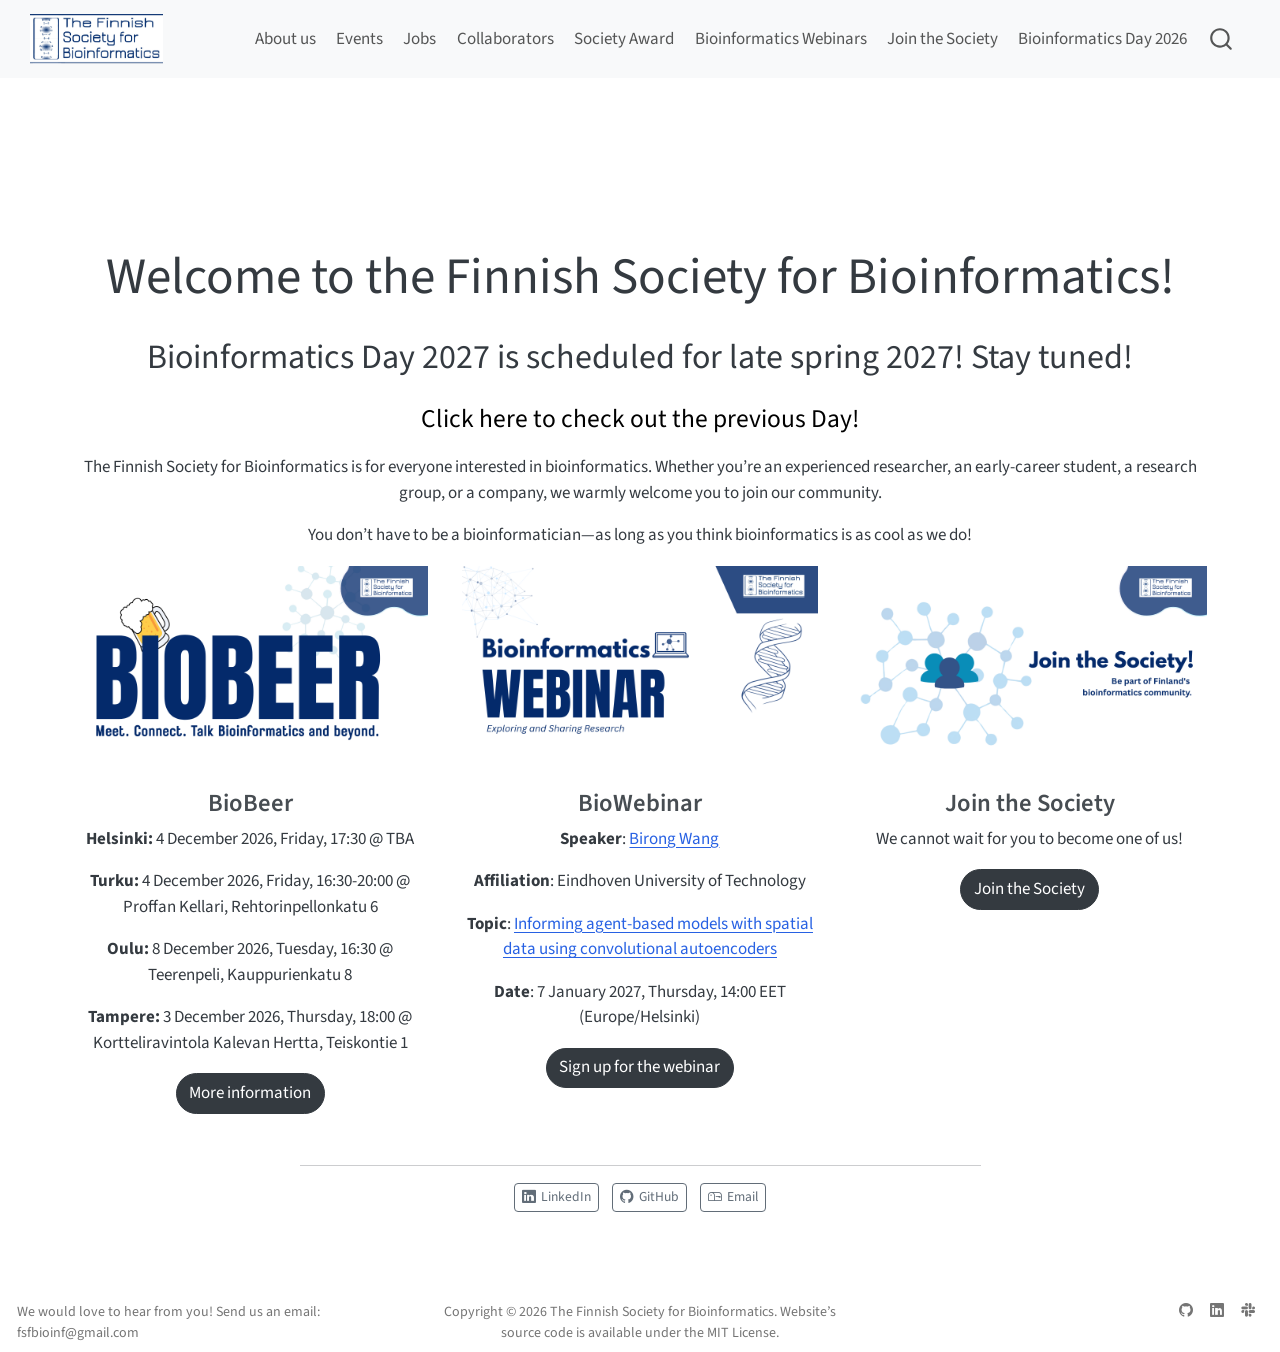
<file: index.html>
<!DOCTYPE html>
<html xmlns="http://www.w3.org/1999/xhtml" lang="en" xml:lang="en"><head>

<meta charset="utf-8">
<meta name="generator" content="quarto-1.11.9">

<meta name="viewport" content="width=device-width, initial-scale=1.0, user-scalable=yes">


<title>Finnish Society for Bioinformatics – The Finnish Society for Bioinformatics</title>
<style>
/* Default styles provided by pandoc.
** See https://pandoc.org/MANUAL.html#variables-for-html for config info.
*/
span.smallcaps{font-variant: small-caps;}
div.columns{display: flex; gap: 1.5em;}
div.column{flex: auto;}
@media screen {
div.columns{gap: min(4vw, 1.5em);}
div.column{overflow-x: auto;}
}
div.hanging-indent{margin-left: 1.5em; text-indent: -1.5em;}
ul.task-list{list-style: none;}
ul.task-list li input[type="checkbox"] {
  width: 0.8em;
  margin: 0 0.8em 0.2em -1em; /* quarto-specific, see https://github.com/quarto-dev/quarto-cli/issues/4556 */ 
  vertical-align: middle;
}
</style>


<script src="site_libs/quarto-nav/quarto-nav.js"></script>
<script src="site_libs/quarto-nav/headroom.min.js"></script>
<script src="site_libs/clipboard/clipboard.min.js"></script>
<script src="site_libs/quarto-search/autocomplete.umd.js"></script>
<script src="site_libs/quarto-search/fuse.min.js"></script>
<script src="site_libs/quarto-search/quarto-search.js"></script>
<meta name="quarto:offset" content="./">
<link href="./images/round_logo.jpg" rel="icon" type="image/jpeg">
<script src="site_libs/quarto-html/quarto.js" type="module"></script>
<script src="site_libs/quarto-html/tabsets/tabsets.js" type="module"></script>
<script src="site_libs/quarto-html/scrollable-regions/scrollable-regions.js" type="module"></script>
<script src="site_libs/quarto-html/popper.min.js"></script>
<script src="site_libs/quarto-html/tippy.umd.min.js"></script>
<link href="site_libs/quarto-html/tippy.css" rel="stylesheet">
<link href="site_libs/quarto-html/quarto-syntax-highlighting-63b5708e65d6cd79cd7618c58d0c21e7.css" rel="stylesheet" id="quarto-text-highlighting-styles">
<script src="site_libs/bootstrap/bootstrap.min.js"></script>
<link href="site_libs/bootstrap/bootstrap-icons.css" rel="stylesheet">
<link href="site_libs/bootstrap/bootstrap-929b974d19bd5b303ffb9e0162cca0c1.min.css" rel="stylesheet" append-hash="true" id="quarto-bootstrap" data-mode="light">
<script id="quarto-search-options" type="application/json">{
  "location": "navbar",
  "copy-button": false,
  "collapse-after": 3,
  "panel-placement": "end",
  "type": "overlay",
  "limit": 50,
  "keyboard-shortcut": [
    "f",
    "/",
    "s"
  ],
  "show-item-context": false,
  "language": {
    "search-no-results-text": "No results",
    "search-matching-documents-text": "matching documents",
    "search-copy-link-title": "Copy link to search",
    "search-hide-matches-text": "Hide additional matches",
    "search-more-match-text": "more match in this document",
    "search-more-matches-text": "more matches in this document",
    "search-clear-button-title": "Clear",
    "search-text-placeholder": "",
    "search-detached-cancel-button-title": "Cancel",
    "search-submit-button-title": "Submit",
    "search-label": "Search"
  }
}</script>


<link rel="stylesheet" href="styles.scss">
<meta property="og:title" content="Finnish Society for Bioinformatics">
<meta property="og:description" content="Finnish Society for Bioinformatics website">
<meta property="og:image" content="https://bioinf.fi/images/biobeer.png">
<meta property="og:site_name" content="The Finnish Society for Bioinformatics">
<meta property="og:image:height" content="1000">
<meta property="og:image:width" content="1800">
</head>

<body class="nav-fixed quarto-light"><a id="quarto-skip-link" class="visually-hidden-focusable" href="#quarto-document-content">Skip to main content</a>

<div id="quarto-search-results"></div>
  <header id="quarto-header" class="headroom fixed-top">
    <nav class="navbar navbar-expand-lg " data-bs-theme="dark" aria-label="Site">
      <div class="navbar-container container-fluid">
      <div class="navbar-brand-container mx-auto">
    <a href="./index.html" class="navbar-brand navbar-brand-logo">
    <img src="./images/logo_white.jpg" alt="Finnish Society for Bioinformatics" class="navbar-logo light-content">
    <img src="./images/logo_white.jpg" alt="Finnish Society for Bioinformatics" class="navbar-logo dark-content">
    </a>
  </div>
          <button class="navbar-toggler" type="button" data-bs-toggle="collapse" data-bs-target="#navbarCollapse" aria-controls="navbarCollapse" aria-expanded="false" aria-label="Toggle navigation" onclick="if (window.quartoToggleHeadroom) { window.quartoToggleHeadroom(); }">
  <span class="navbar-toggler-icon"></span>
</button>
          <div class="collapse navbar-collapse" id="navbarCollapse">
            <ul class="navbar-nav navbar-nav-scroll ms-auto">
  <li class="nav-item">
    <a class="nav-link" href="./pages/about.html"> 
<span class="menu-text">About us</span></a>
  </li>  
  <li class="nav-item">
    <a class="nav-link" href="./pages/events.html"> 
<span class="menu-text">Events</span></a>
  </li>  
  <li class="nav-item">
    <a class="nav-link" href="./pages/jobs.html"> 
<span class="menu-text">Jobs</span></a>
  </li>  
  <li class="nav-item">
    <a class="nav-link" href="./pages/collaborators.html"> 
<span class="menu-text">Collaborators</span></a>
  </li>  
  <li class="nav-item">
    <a class="nav-link" href="./pages/society-award.html"> 
<span class="menu-text">Society Award</span></a>
  </li>  
  <li class="nav-item">
    <a class="nav-link" href="./pages/bioinformatics-webinars.html"> 
<span class="menu-text">Bioinformatics Webinars</span></a>
  </li>  
  <li class="nav-item">
    <a class="nav-link" href="./pages/join-the-society.html"> 
<span class="menu-text">Join the Society</span></a>
  </li>  
  <li class="nav-item">
    <a class="nav-link" href="./pages/bioinformatics-day-2026.html"> 
<span class="menu-text">Bioinformatics Day 2026</span></a>
  </li>  
</ul>
          </div> <!-- /navcollapse -->
            <div class="quarto-navbar-tools">
</div>
            <div id="quarto-search" class="" title="Search"></div>
      </div> <!-- /container-fluid -->
    </nav>
</header>
<!-- content -->
<div id="quarto-content" class="quarto-container page-columns page-rows-contents page-layout-full page-navbar">
<!-- sidebar -->
<!-- margin-sidebar -->
    
<!-- main -->
<div class="quarto-about-jolla column-page">
 <header id="title-block-header" class="quarto-title-block"></header><main class="content column-page" id="quarto-document-content" tabindex="-1">
<!-- The standard markdown heading size is too small -->
<p><span style="font-size: 3em">Welcome to the Finnish Society for Bioinformatics!</span></p>
<p><span style="font-size: 2em">Bioinformatics Day 2027 is scheduled for late spring 2027! Stay tuned!</span></p>
<p><a href="./pages/bioinformatics-day-2026.html" style="font-size: 1.5em; color: black; text-decoration: none;">Click here to check out the previous Day!</a></p>
<p>The Finnish Society for Bioinformatics is for everyone interested in bioinformatics. Whether you’re an experienced researcher, an early-career student, a research group, or a company, we warmly welcome you to join our community.</p>
<p>You don’t have to be a bioinformatician—as long as you think bioinformatics is as cool as we do!</p>
<!-- Note to myself and anyone else: -->
<!--
Quarto grid system using bootstrap CSS works fine, but the columns are
stacked on top of each other independently of the device
(https://quarto.org/docs/output-formats/page-layout.html)
I've also tried to use .container-fluid from Boostrap CSS
https://getbootstrap.com/docs/5.3/layout/grid
But something in Quarto overwrite it
If we use layout: custom for Quarto, it occupies the whole page, and
the columns are still stack on top of each other
The custom implementation seems to be the only option
Use the grid (https://developer.mozilla.org/en-US/docs/Web/CSS/Guides/Grid_layout/Basic_concepts)
docs if you need to adjust anything
Also @media is useful to target small devices
-->
<div class="index-grid">
<div class="index-column">
<p><img src="images/biobeer.png" class="img-fluid w-100"></p>
<section id="biobeer" class="level3">
<h3 data-anchor-id="biobeer">BioBeer</h3>
<p><strong>Helsinki:</strong> 4 December 2026, Friday, 17:30 @ TBA</p>
<p><strong>Turku:</strong> 4 December 2026, Friday, 16:30-20:00 @ Proffan Kellari, Rehtorinpellonkatu 6</p>
<p><strong>Oulu:</strong> 8 December 2026, Tuesday, 16:30 @ Teerenpeli, Kauppurienkatu 8</p>
<p><strong>Tampere:</strong> 3 December 2026, Thursday, 18:00 @ Kortteliravintola Kalevan Hertta, Teiskontie 1</p>
<p><a href="./pages/events.html" class="btn btn-dark rounded-pill">More information</a></p>
</section>
</div>
<div class="index-column">
<p><img src="images/webinar.png" class="img-fluid w-100"></p>
<section id="biowebinar" class="level3">
<h3 data-anchor-id="biowebinar">BioWebinar</h3>
<p><strong>Speaker</strong>: <a href="https://www.linkedin.com/in/bi-rong-wang-24a138203/">Birong Wang</a></p>
<p><strong>Affiliation</strong>: Eindhoven University of Technology</p>
<p><strong>Topic</strong>: <a href="https://doi.org/10.1093/bioinformatics/btag444">Informing agent-based models with spatial data using convolutional autoencoders</a></p>
<p><strong>Date</strong>: 7 January 2027, Thursday, 14:00 EET (Europe/Helsinki)</p>
<div class="d-flex gap-2 justify-content-center">
<!-- [Read the abstract](pages/bioinformatics-webinars.qmd){.btn .btn-dark -->
<!-- .rounded-pill} -->
<p><a href="https://tuni.zoom.us/meeting/register/XmbaHI2YQsuET8nMZDi2nQ" class="btn btn-dark rounded-pill" target="_blank">Sign up for the webinar</a></p>
</div>
</section>
</div>
<div class="index-column">
<p><img src="images/join-the-society.png" class="img-fluid w-100"></p>
<section id="join-the-society" class="level3">
<h3 data-anchor-id="join-the-society">Join the Society</h3>
<p>We cannot wait for you to become one of us!</p>
<p><a href="./pages/join-the-society.html" class="btn btn-dark rounded-pill">Join the Society</a></p>
</section>
</div>
</div>


</main> 
  <hr class="about-sep">
   <div class="about-links">
  <a href="https://www.linkedin.com/company/finnish-society-for-bioinformatics" class="about-link" rel="" target="_blank">
    <i class="bi bi-linkedin"></i>
     <span class="about-link-text">LinkedIn</span>
  </a>
  <a href="https://github.com/Finnish-Society-for-Bioinformatics" class="about-link" rel="" target="_blank">
    <i class="bi bi-github"></i>
     <span class="about-link-text">GitHub</span>
  </a>
  <a href="mailto:fsfbioinf@gmail.com" class="about-link" rel="" target="">
    <i class="bi bi-mailbox"></i>
     <span class="about-link-text">Email</span>
  </a>
</div>
</div>
 <!-- /main -->
<script id="quarto-html-after-body" type="application/javascript">
  window.document.addEventListener("DOMContentLoaded", function (event) {
    const isCodeAnnotation = (el) => {
      for (const clz of el.classList) {
        if (clz.startsWith('code-annotation-')) {                     
          return true;
        }
      }
      return false;
    }
    const onCopySuccess = function(e) {
      // button target
      const button = e.trigger;
      // don't keep focus
      button.blur();
      // flash "checked"
      button.classList.add('code-copy-button-checked');
      var currentTitle = button.getAttribute("title");
      button.setAttribute("title", "Copied!");
      let tooltip;
      if (window.bootstrap) {
        button.setAttribute("data-bs-toggle", "tooltip");
        button.setAttribute("data-bs-placement", "left");
        button.setAttribute("data-bs-title", "Copied!");
        tooltip = new bootstrap.Tooltip(button, 
          { trigger: "manual", 
            customClass: "code-copy-button-tooltip",
            offset: [0, -8]});
        tooltip.show();    
      }
      setTimeout(function() {
        if (tooltip) {
          tooltip.hide();
          button.removeAttribute("data-bs-title");
          button.removeAttribute("data-bs-toggle");
          button.removeAttribute("data-bs-placement");
        }
        button.setAttribute("title", currentTitle);
        button.classList.remove('code-copy-button-checked');
      }, 1000);
      // clear code selection
      e.clearSelection();
    }
    const getTextToCopy = function(trigger) {
      const outerScaffold = trigger.parentElement.cloneNode(true);
      const codeEl = outerScaffold.querySelector('code');
      for (const childEl of codeEl.children) {
        if (isCodeAnnotation(childEl)) {
          childEl.remove();
        }
      }
      return codeEl.innerText;
    }
    const clipboard = new window.ClipboardJS('.code-copy-button:not([data-in-quarto-modal])', {
      text: getTextToCopy
    });
    clipboard.on('success', onCopySuccess);
    if (window.document.getElementById('quarto-embedded-source-code-modal')) {
      const clipboardModal = new window.ClipboardJS('.code-copy-button[data-in-quarto-modal]', {
        text: getTextToCopy,
        container: window.document.getElementById('quarto-embedded-source-code-modal')
      });
      clipboardModal.on('success', onCopySuccess);
    }
      var localhostRegex = new RegExp(/^(?:http|https):\/\/localhost\:?[0-9]*\//);
      var mailtoRegex = new RegExp(/^mailto:/);
        var filterRegex = new RegExp("https:\/\/bioinf\.fi");
      var isInternal = (href) => {
          return filterRegex.test(href) || localhostRegex.test(href) || mailtoRegex.test(href);
      }
      // Inspect non-navigation links and adorn them if external
      window.quartoDecorateExternalLinks = function (root) {
     var links = (root || window.document).querySelectorAll('a[href]:not(.nav-link):not(.navbar-brand):not(.toc-action):not(.sidebar-link):not(.sidebar-item-toggle):not(.pagination-link):not(.no-external):not([aria-hidden]):not(.dropdown-item):not(.quarto-navigation-tool):not(.about-link)');
      for (var i=0; i<links.length; i++) {
        const link = links[i];
        if (!isInternal(link.href)) {
          // undo the damage that might have been done by quarto-nav.js in the case of
          // links that we want to consider external
          if (link.dataset.originalHref !== undefined) {
            link.href = link.dataset.originalHref;
          }
          if (!link.classList.contains('no-external-icon')) {
          }
        }
      }
      };
      window.quartoDecorateExternalLinks(window.document);
    // Esc closes the popup (WCAG 1.4.13) and focus leaving both trigger and
    // popup closes it (WCAG 2.4.11); tippy handles neither for interactive popups.
    const hideOnEscAndFocusOut = {
      name: 'hideOnEscAndFocusOut',
      defaultValue: true,
      fn(instance) {
        const dismiss = () => {
          // A show scheduled by the trigger delay would otherwise reopen it
          instance.clearDelayTimeouts();
          instance.hide();
        };
        const onKeyDown = (event) => {
          if (event.key !== 'Escape') {
            return;
          }
          // Keep Esc from also reaching page handlers (e.g. reveal.js overview),
          // except an open reveal.js slide menu, which Esc should close too.
          // The menu handles keys only when its keyboard option is on.
          const menuHandlesEsc = window.Reveal?.getPlugin?.('menu')?.isOpen() &&
            window.Reveal.getConfig().menu?.keyboard !== false;
          if (!menuHandlesEsc) {
            event.stopPropagation();
          }
          if (instance.popper.contains(window.document.activeElement)) {
            // Disabled while refocusing so the focus trigger does not reopen it
            instance.disable();
            instance.reference.focus();
            instance.enable();
          }
          dismiss();
        };
        const onFocusOut = (event) => {
          const target = event.relatedTarget;
          if (target && !instance.reference.contains(target) &&
              !instance.popper.contains(target)) {
            dismiss();
          }
        };
        // On the trigger too: a click trigger (code-annotations: select) has no
        // blur handling. Attached for the instance's lifetime so leaving the
        // trigger also cancels a show still pending on the trigger delay.
        instance.reference.addEventListener('focusout', onFocusOut);
        return {
          onShow() {
            window.document.addEventListener('keydown', onKeyDown, true);
            instance.popper.addEventListener('focusout', onFocusOut);
          },
          onHide() {
            window.document.removeEventListener('keydown', onKeyDown, true);
            instance.popper.removeEventListener('focusout', onFocusOut);
          },
          onDestroy() {
            instance.reference.removeEventListener('focusout', onFocusOut);
          },
        };
      },
    };
    function tippyHover(el, contentFn, onTriggerFn, onUntriggerFn) {
      const config = {
        allowHTML: true,
        maxWidth: 500,
        delay: 100,
        arrow: false,
        appendTo: function(el) {
            return el.parentElement;
        },
        interactive: true,
        interactiveBorder: 10,
        theme: 'quarto',
        placement: 'bottom-start',
        plugins: [hideOnEscAndFocusOut],
      };
      if (contentFn) {
        config.content = contentFn;
      }
      if (onTriggerFn) {
        config.onTrigger = onTriggerFn;
      }
      if (onUntriggerFn) {
        config.onUntrigger = onUntriggerFn;
      }
      window.tippy(el, config); 
    }
    const noterefs = window.document.querySelectorAll('a[role="doc-noteref"]');
    for (var i=0; i<noterefs.length; i++) {
      const ref = noterefs[i];
      tippyHover(ref, function() {
        // use id or data attribute instead here
        let href = ref.getAttribute('data-footnote-href') || ref.getAttribute('href');
        try { href = new URL(href).hash; } catch {}
        const id = href.replace(/^#\/?/, "");
        const note = window.document.getElementById(id);
        if (note) {
          return note.innerHTML;
        } else {
          return "";
        }
      });
    }
    const xrefs = window.document.querySelectorAll('a.quarto-xref');
    const processXRef = (id, note) => {
      // Strip column container classes
      const stripColumnClz = (el) => {
        el.classList.remove("page-full", "page-columns");
        if (el.children) {
          for (const child of el.children) {
            stripColumnClz(child);
          }
        }
      }
      stripColumnClz(note)
      if (id === null || id.startsWith('sec-')) {
        // Special case sections, only their first couple elements
        const container = document.createElement("div");
        if (note.children && note.children.length > 2) {
          container.appendChild(note.children[0].cloneNode(true));
          for (let i = 1; i < note.children.length; i++) {
            const child = note.children[i];
            if (child.tagName === "P" && child.innerText === "") {
              continue;
            } else {
              container.appendChild(child.cloneNode(true));
              break;
            }
          }
          if (window.Quarto?.typesetMath) {
            window.Quarto.typesetMath(container);
          }
          return container.innerHTML
        } else {
          if (window.Quarto?.typesetMath) {
            window.Quarto.typesetMath(note);
          }
          return note.innerHTML;
        }
      } else {
        // Remove any anchor links if they are present
        const anchorLink = note.querySelector('a.anchorjs-link');
        if (anchorLink) {
          anchorLink.remove();
        }
        if (window.Quarto?.typesetMath) {
          window.Quarto.typesetMath(note);
        }
        if (note.classList.contains("callout")) {
          return note.outerHTML;
        } else {
          return note.innerHTML;
        }
      }
    }
    for (var i=0; i<xrefs.length; i++) {
      const xref = xrefs[i];
      tippyHover(xref, undefined, function(instance) {
        instance.disable();
        let url = xref.getAttribute('href');
        let hash = undefined; 
        if (url.startsWith('#')) {
          hash = url;
        } else {
          try { hash = new URL(url).hash; } catch {}
        }
        if (hash) {
          const id = hash.replace(/^#\/?/, "");
          const note = window.document.getElementById(id);
          if (note !== null) {
            try {
              const html = processXRef(id, note.cloneNode(true));
              instance.setContent(html);
            } finally {
              instance.enable();
              instance.show();
            }
          } else {
            // See if we can fetch this
            fetch(url.split('#')[0])
            .then(res => res.text())
            .then(html => {
              const parser = new DOMParser();
              const htmlDoc = parser.parseFromString(html, "text/html");
              const note = htmlDoc.getElementById(id);
              if (note !== null) {
                const html = processXRef(id, note);
                instance.setContent(html);
              } 
            }).finally(() => {
              instance.enable();
              instance.show();
            });
          }
        } else {
          // See if we can fetch a full url (with no hash to target)
          // This is a special case and we should probably do some content thinning / targeting
          fetch(url)
          .then(res => res.text())
          .then(html => {
            const parser = new DOMParser();
            const htmlDoc = parser.parseFromString(html, "text/html");
            const note = htmlDoc.querySelector('main.content');
            if (note !== null) {
              // This should only happen for chapter cross references
              // (since there is no id in the URL)
              // remove the first header
              if (note.children.length > 0 && note.children[0].tagName === "HEADER") {
                note.children[0].remove();
              }
              const html = processXRef(null, note);
              instance.setContent(html);
            } 
          }).finally(() => {
            instance.enable();
            instance.show();
          });
        }
      }, function(instance) {
      });
    }
        let selectedAnnoteEl;
        const selectorForAnnotation = ( cell, annotation) => {
          let cellAttr = 'data-code-cell="' + cell + '"';
          let lineAttr = 'data-code-annotation="' +  annotation + '"';
          const selector = 'span[' + cellAttr + '][' + lineAttr + ']';
          return selector;
        }
        const selectCodeLines = (annoteEl) => {
          const doc = window.document;
          const targetCell = annoteEl.getAttribute("data-target-cell");
          const targetAnnotation = annoteEl.getAttribute("data-target-annotation");
          const annoteSpan = window.document.querySelector(selectorForAnnotation(targetCell, targetAnnotation));
          const lines = annoteSpan.getAttribute("data-code-lines").split(",");
          const lineIds = lines.map((line) => {
            return targetCell + "-" + line;
          })
          // Each band is positioned against its own containing block, which is
          // not the offsetParent of the lines, so place it from client rects.
          const placeBand = (band, firstEl, lastEl, codeBlock) => {
            const container = band.offsetParent;
            if (container === null) {
              return;
            }
            const containerRect = container.getBoundingClientRect();
            // Reveal.js scales slides with a transform, so convert client
            // pixels back to the CSS pixels of the container.
            const scale = containerRect.height / container.offsetHeight || 1;
            const firstRect = firstEl.getBoundingClientRect();
            const lastRect = lastEl.getBoundingClientRect();
            const top = (firstRect.top - containerRect.top) / scale - container.clientTop + container.scrollTop;
            const height = (lastRect.bottom - firstRect.top) / scale;
            band.style.top = top - 2 + "px";
            band.style.height = height + 4 + "px";
            if (codeBlock) {
              // Without the copy button wrapper, the containing block is wider
              // than the code block, so span the code block explicitly.
              const blockRect = codeBlock.getBoundingClientRect();
              band.style.left = (blockRect.left - containerRect.left) / scale - container.clientLeft + container.scrollLeft + "px";
              band.style.width = blockRect.width / scale + "px";
            }
          };
          if (lineIds.length > 0) {
            const el = window.document.getElementById(lineIds[0]);
            const lastEl = window.document.getElementById(lineIds[lineIds.length - 1]);
            const parent = el.parentElement.parentElement;
            // cook up a div (if necessary) and position it
            let div = window.document.getElementById("code-annotation-line-highlight");
            if (div === null) {
              div = window.document.createElement("div");
              div.setAttribute("id", "code-annotation-line-highlight");
              div.style.position = 'absolute';
              parent.appendChild(div);
            }
            placeBand(div, el, lastEl, parent.closest("div.sourceCode") || parent);
            let gutterDiv = window.document.getElementById("code-annotation-line-highlight-gutter");
            if (gutterDiv === null) {
              gutterDiv = window.document.createElement("div");
              gutterDiv.setAttribute("id", "code-annotation-line-highlight-gutter");
              gutterDiv.style.position = 'absolute';
              const codeCell = window.document.getElementById(targetCell);
              const gutter = codeCell.querySelector('.code-annotation-gutter');
              gutter.appendChild(gutterDiv);
            }
            placeBand(gutterDiv, el, lastEl);
            selectedAnnoteEl = annoteEl;
          }
        };
        const unselectCodeLines = () => {
          const elementsIds = ["code-annotation-line-highlight", "code-annotation-line-highlight-gutter"];
          elementsIds.forEach((elId) => {
            const div = window.document.getElementById(elId);
            if (div) {
              div.remove();
            }
          });
          selectedAnnoteEl = undefined;
        };
          // Handle positioning of the toggle
      window.addEventListener(
        "resize",
        throttle(() => {
          elRect = undefined;
          if (selectedAnnoteEl) {
            selectCodeLines(selectedAnnoteEl);
          }
        }, 10)
      );
      function throttle(fn, ms) {
      let throttle = false;
      let timer;
        return (...args) => {
          if(!throttle) { // first call gets through
              fn.apply(this, args);
              throttle = true;
          } else { // all the others get throttled
              if(timer) clearTimeout(timer); // cancel #2
              timer = setTimeout(() => {
                fn.apply(this, args);
                timer = throttle = false;
              }, ms);
          }
        };
      }
        // Attach click handler to the DT
        const annoteDls = window.document.querySelectorAll('dt[data-target-cell]');
        for (const annoteDlNode of annoteDls) {
          annoteDlNode.addEventListener('click', (event) => {
            const clickedEl = event.target;
            if (clickedEl !== selectedAnnoteEl) {
              unselectCodeLines();
              const activeEl = window.document.querySelector('dt[data-target-cell].code-annotation-active');
              if (activeEl) {
                activeEl.classList.remove('code-annotation-active');
              }
              selectCodeLines(clickedEl);
              clickedEl.classList.add('code-annotation-active');
            } else {
              // Unselect the line
              unselectCodeLines();
              clickedEl.classList.remove('code-annotation-active');
            }
          });
        }
    const findCites = (el) => {
      const parentEl = el.parentElement;
      if (parentEl) {
        const cites = parentEl.dataset.cites;
        if (cites) {
          return {
            el,
            cites: cites.split(' ')
          };
        } else {
          return findCites(el.parentElement)
        }
      } else {
        return undefined;
      }
    };
    var bibliorefs = window.document.querySelectorAll('a[role="doc-biblioref"]');
    for (var i=0; i<bibliorefs.length; i++) {
      const ref = bibliorefs[i];
      const citeInfo = findCites(ref);
      if (citeInfo) {
        tippyHover(citeInfo.el, function() {
          var popup = window.document.createElement('div');
          citeInfo.cites.forEach(function(cite) {
            var citeDiv = window.document.createElement('div');
            citeDiv.classList.add('hanging-indent');
            citeDiv.classList.add('csl-entry');
            var biblioDiv = window.document.getElementById('ref-' + cite);
            if (biblioDiv) {
              citeDiv.innerHTML = biblioDiv.innerHTML;
            }
            popup.appendChild(citeDiv);
          });
          return popup.innerHTML;
        });
      }
    }
  });
  </script>
  <script type="application/javascript">
  window.quartoScrollableRegionsLabels = {"code":"Scrollable code","output":"Scrollable output"};
  </script>
</div> <!-- /content -->
<footer class="footer">
  <div class="nav-footer">
    <div class="nav-footer-left">
<p>We would love to hear from you! Send us an email: fsfbioinf@gmail.com</p>
</div>   
    <div class="nav-footer-center">
<p>Copyright © 2026 The Finnish Society for Bioinformatics. Website’s source code is available under the MIT License.</p>
</div>
    <div class="nav-footer-right">
      <ul class="footer-items list-unstyled">
    <li class="nav-item compact">
    <a class="nav-link" href="https://github.com/Finnish-Society-for-Bioinformatics">
      <i class="bi bi-github" role="img" aria-label="GitHub">
</i> 
    </a>
  </li>  
    <li class="nav-item compact">
    <a class="nav-link" href="https://www.linkedin.com/company/finnish-society-for-bioinformatics">
      <i class="bi bi-linkedin" role="img" aria-label="LinkedIn">
</i> 
    </a>
  </li>  
    <li class="nav-item compact">
    <a class="nav-link" href="https://bioinffi.slack.com/">
      <i class="bi bi-slack" role="img" aria-label="Slack">
</i> 
    </a>
  </li>  
</ul>
    </div>
  </div>
</footer>




</body></html>
</file>
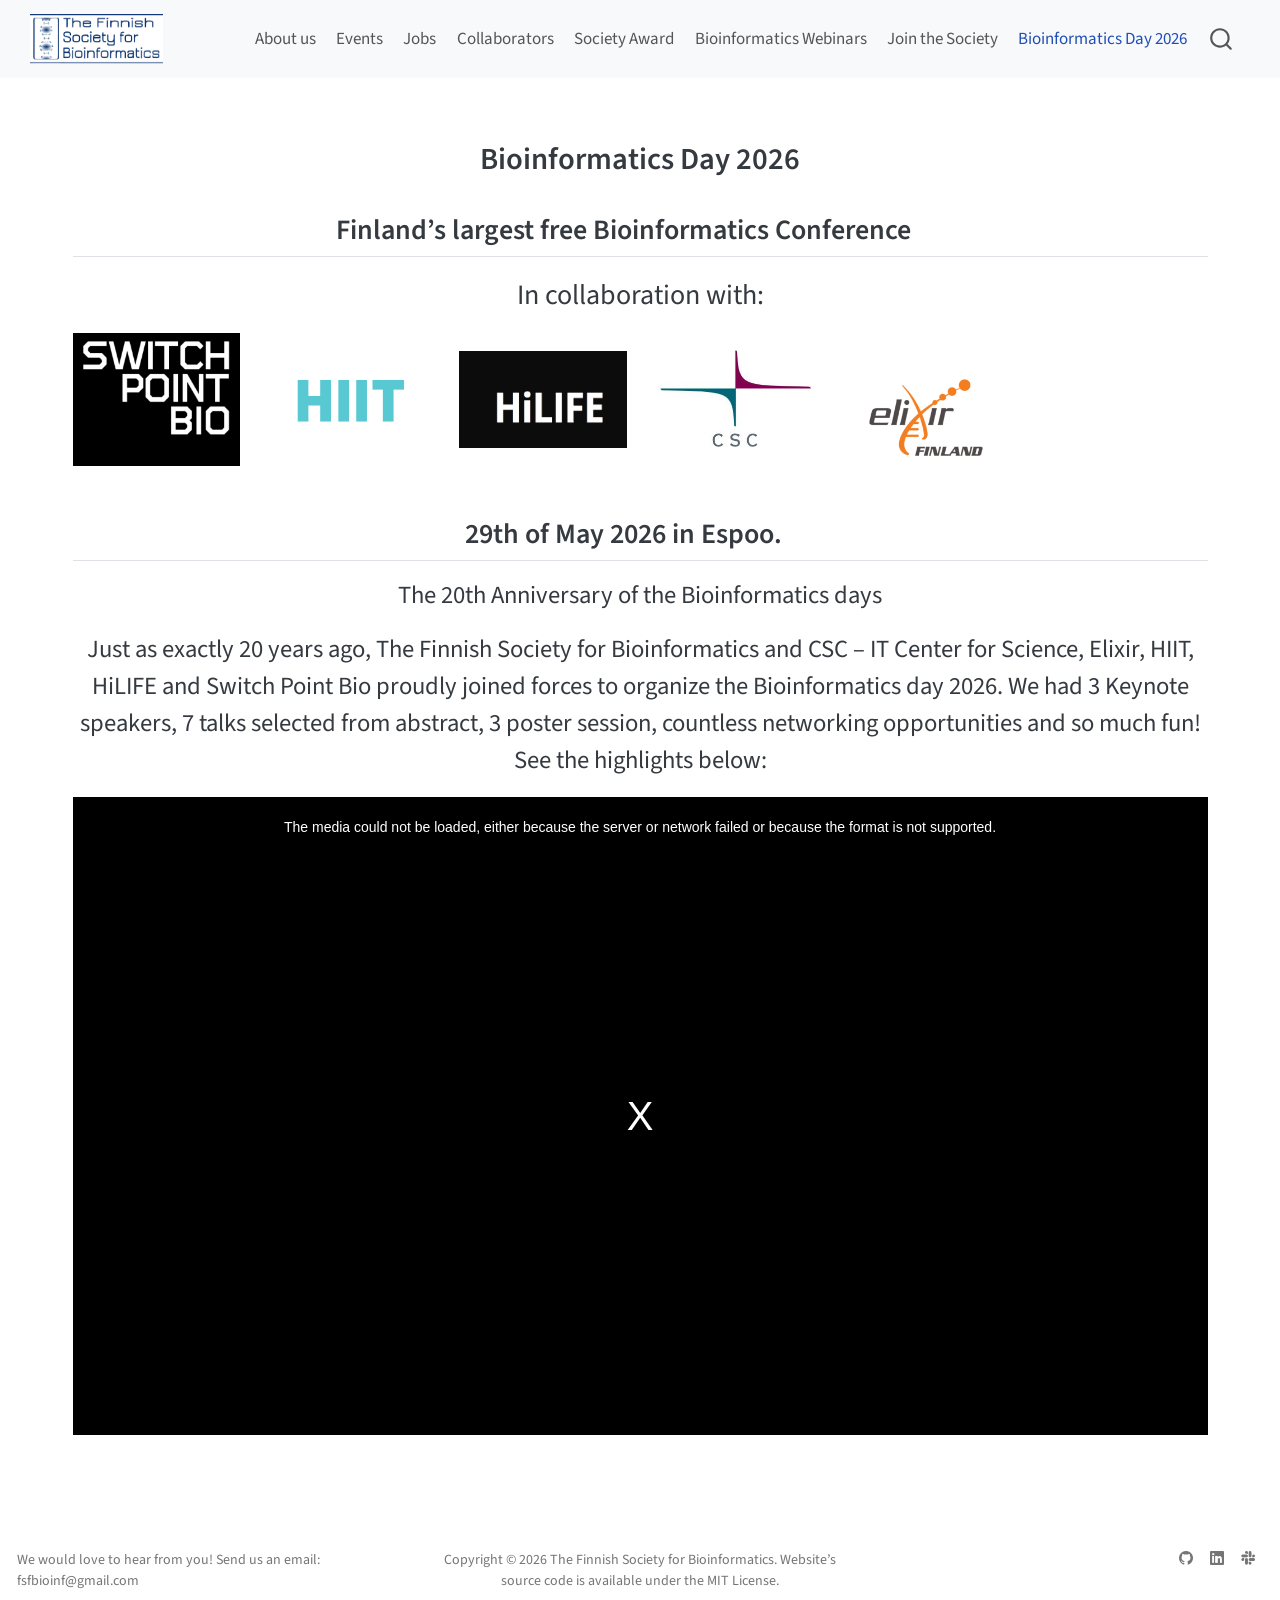
<file: pages/bioinformatics-day-2026.html>
<!DOCTYPE html>
<html xmlns="http://www.w3.org/1999/xhtml" lang="en" xml:lang="en"><head>

<meta charset="utf-8">
<meta name="generator" content="quarto-1.11.9">

<meta name="viewport" content="width=device-width, initial-scale=1.0, user-scalable=yes">


<title>bioinformatics-day-2026 – The Finnish Society for Bioinformatics</title>
<style>
/* Default styles provided by pandoc.
** See https://pandoc.org/MANUAL.html#variables-for-html for config info.
*/
span.smallcaps{font-variant: small-caps;}
div.columns{display: flex; gap: 1.5em;}
div.column{flex: auto;}
@media screen {
div.columns{gap: min(4vw, 1.5em);}
div.column{overflow-x: auto;}
}
div.hanging-indent{margin-left: 1.5em; text-indent: -1.5em;}
ul.task-list{list-style: none;}
ul.task-list li input[type="checkbox"] {
  width: 0.8em;
  margin: 0 0.8em 0.2em -1em; /* quarto-specific, see https://github.com/quarto-dev/quarto-cli/issues/4556 */ 
  vertical-align: middle;
}
</style>


<script src="../site_libs/quarto-nav/quarto-nav.js"></script>
<script src="../site_libs/quarto-nav/headroom.min.js"></script>
<script src="../site_libs/clipboard/clipboard.min.js"></script>
<script src="../site_libs/quarto-search/autocomplete.umd.js"></script>
<script src="../site_libs/quarto-search/fuse.min.js"></script>
<script src="../site_libs/quarto-search/quarto-search.js"></script>
<meta name="quarto:offset" content="../">
<link href="../images/round_logo.jpg" rel="icon" type="image/jpeg">
<script src="../site_libs/quarto-html/quarto.js" type="module"></script>
<script src="../site_libs/quarto-html/tabsets/tabsets.js" type="module"></script>
<script src="../site_libs/quarto-html/scrollable-regions/scrollable-regions.js" type="module"></script>
<script src="../site_libs/quarto-html/popper.min.js"></script>
<script src="../site_libs/quarto-html/tippy.umd.min.js"></script>
<script src="../site_libs/quarto-html/anchor.min.js"></script>
<link href="../site_libs/quarto-html/tippy.css" rel="stylesheet">
<link href="../site_libs/quarto-html/quarto-syntax-highlighting-63b5708e65d6cd79cd7618c58d0c21e7.css" rel="stylesheet" id="quarto-text-highlighting-styles">
<script src="../site_libs/bootstrap/bootstrap.min.js"></script>
<link href="../site_libs/bootstrap/bootstrap-icons.css" rel="stylesheet">
<link href="../site_libs/bootstrap/bootstrap-929b974d19bd5b303ffb9e0162cca0c1.min.css" rel="stylesheet" append-hash="true" id="quarto-bootstrap" data-mode="light">
<script src="../site_libs/quarto-contrib/videojs/video.min.js"></script>
<link href="../site_libs/quarto-contrib/videojs/video-js.css" rel="stylesheet">
<script id="quarto-search-options" type="application/json">{
  "location": "navbar",
  "copy-button": false,
  "collapse-after": 3,
  "panel-placement": "end",
  "type": "overlay",
  "limit": 50,
  "keyboard-shortcut": [
    "f",
    "/",
    "s"
  ],
  "show-item-context": false,
  "language": {
    "search-no-results-text": "No results",
    "search-matching-documents-text": "matching documents",
    "search-copy-link-title": "Copy link to search",
    "search-hide-matches-text": "Hide additional matches",
    "search-more-match-text": "more match in this document",
    "search-more-matches-text": "more matches in this document",
    "search-clear-button-title": "Clear",
    "search-text-placeholder": "",
    "search-detached-cancel-button-title": "Cancel",
    "search-submit-button-title": "Submit",
    "search-label": "Search"
  }
}</script>


<meta property="og:title" content="The Finnish Society for Bioinformatics">
<meta property="og:image" content="https://bioinf.fi/images/sp_logo.png">
<meta property="og:site_name" content="The Finnish Society for Bioinformatics">
<meta property="og:image:height" content="430">
<meta property="og:image:width" content="543">
</head>

<body class="nav-fixed quarto-light"><a id="quarto-skip-link" class="visually-hidden-focusable" href="#quarto-document-content">Skip to main content</a>

<div id="quarto-search-results"></div>
  <header id="quarto-header" class="headroom fixed-top">
    <nav class="navbar navbar-expand-lg " data-bs-theme="dark" aria-label="Site">
      <div class="navbar-container container-fluid">
      <div class="navbar-brand-container mx-auto">
    <a href="../index.html" class="navbar-brand navbar-brand-logo">
    <img src="../images/logo_white.jpg" alt="Finnish Society for Bioinformatics" class="navbar-logo light-content">
    <img src="../images/logo_white.jpg" alt="Finnish Society for Bioinformatics" class="navbar-logo dark-content">
    </a>
  </div>
          <button class="navbar-toggler" type="button" data-bs-toggle="collapse" data-bs-target="#navbarCollapse" aria-controls="navbarCollapse" aria-expanded="false" aria-label="Toggle navigation" onclick="if (window.quartoToggleHeadroom) { window.quartoToggleHeadroom(); }">
  <span class="navbar-toggler-icon"></span>
</button>
          <div class="collapse navbar-collapse" id="navbarCollapse">
            <ul class="navbar-nav navbar-nav-scroll ms-auto">
  <li class="nav-item">
    <a class="nav-link" href="../pages/about.html"> 
<span class="menu-text">About us</span></a>
  </li>  
  <li class="nav-item">
    <a class="nav-link" href="../pages/events.html"> 
<span class="menu-text">Events</span></a>
  </li>  
  <li class="nav-item">
    <a class="nav-link" href="../pages/jobs.html"> 
<span class="menu-text">Jobs</span></a>
  </li>  
  <li class="nav-item">
    <a class="nav-link" href="../pages/collaborators.html"> 
<span class="menu-text">Collaborators</span></a>
  </li>  
  <li class="nav-item">
    <a class="nav-link" href="../pages/society-award.html"> 
<span class="menu-text">Society Award</span></a>
  </li>  
  <li class="nav-item">
    <a class="nav-link" href="../pages/bioinformatics-webinars.html"> 
<span class="menu-text">Bioinformatics Webinars</span></a>
  </li>  
  <li class="nav-item">
    <a class="nav-link" href="../pages/join-the-society.html"> 
<span class="menu-text">Join the Society</span></a>
  </li>  
  <li class="nav-item">
    <a class="nav-link active" href="../pages/bioinformatics-day-2026.html" aria-current="page"> 
<span class="menu-text">Bioinformatics Day 2026</span></a>
  </li>  
</ul>
          </div> <!-- /navcollapse -->
            <div class="quarto-navbar-tools">
</div>
            <div id="quarto-search" class="" title="Search"></div>
      </div> <!-- /container-fluid -->
    </nav>
</header>
<!-- content -->
<div id="quarto-content" class="quarto-container page-columns page-rows-contents page-layout-full page-navbar">
<!-- sidebar -->
<!-- margin-sidebar -->
    
<!-- main -->
<main class="content column-page" id="quarto-document-content" tabindex="-1"><header id="title-block-header" class="quarto-title-block"></header>




<section id="bioinformatics-day-2026" class="level1 text-center">
<h1>Bioinformatics Day 2026</h1>
<section id="finlands-largest-free-bioinformatics-conference" class="level2">
<h2 class="anchored" data-anchor-id="finlands-largest-free-bioinformatics-conference">Finland’s largest free Bioinformatics Conference</h2>
<div class="fs-2">
<p>In collaboration with:</p>
</div>
</section>
</section>
<div class="grid align-items-center mt-3">
<div class="g-col-6 g-col-md-4 g-col-lg-2 text-center">
<p><img src="../images/sp_logo.png" class="img-fluid"></p>
</div>
<div class="g-col-6 g-col-md-4 g-col-lg-2 text-center">
<p><img src="../images/HIIT.png" class="img-fluid"></p>
</div>
<div class="g-col-6 g-col-md-4 g-col-lg-2 text-center">
<p><img src="../images/HiLiFe2.png" class="img-fluid"></p>
</div>
<div class="g-col-6 g-col-md-4 g-col-lg-2 text-center">
<p><img src="../images/csc.jpg" class="img-fluid"></p>
</div>
<div class="g-col-6 g-col-md-4 g-col-lg-2 text-center">
<p><img src="../images/elixir.png" class="img-fluid"></p>
</div>
</div>
<section id="th-of-may-2026-in-espoo." class="level2 text-center">
<h2 class="text-center anchored" data-anchor-id="th-of-may-2026-in-espoo.">29th of May 2026 in Espoo.</h2>
<div class="fs-3">
<p>The 20th Anniversary of the Bioinformatics days</p>
<p>Just as exactly 20 years ago, The Finnish Society for Bioinformatics and CSC – IT Center for Science, Elixir, HIIT, HiLIFE and Switch Point Bio proudly joined forces to organize the Bioinformatics day 2026. We had 3 Keynote speakers, 7 talks selected from abstract, 3 poster session, countless networking opportunities and so much fun! See the highlights below:</p>
<div class="quarto-video"><video id="video_shortcode_videojs_video1" class="video-js vjs-default-skin vjs-big-play-centered vjs-fluid" controls="" preload="auto" data-setup="{}" title=""><source src="../videos/Bioinformatics-Day-2026.mp4"></video></div>
</div>


</section>

</main> <!-- /main -->
<script id="quarto-html-after-body" type="application/javascript">
  window.document.addEventListener("DOMContentLoaded", function (event) {
    const icon = "";
    const anchorJS = new window.AnchorJS();
    anchorJS.options = {
      placement: 'right',
      icon: icon
    };
    anchorJS.add('.anchored');
    const isCodeAnnotation = (el) => {
      for (const clz of el.classList) {
        if (clz.startsWith('code-annotation-')) {                     
          return true;
        }
      }
      return false;
    }
    const onCopySuccess = function(e) {
      // button target
      const button = e.trigger;
      // don't keep focus
      button.blur();
      // flash "checked"
      button.classList.add('code-copy-button-checked');
      var currentTitle = button.getAttribute("title");
      button.setAttribute("title", "Copied!");
      let tooltip;
      if (window.bootstrap) {
        button.setAttribute("data-bs-toggle", "tooltip");
        button.setAttribute("data-bs-placement", "left");
        button.setAttribute("data-bs-title", "Copied!");
        tooltip = new bootstrap.Tooltip(button, 
          { trigger: "manual", 
            customClass: "code-copy-button-tooltip",
            offset: [0, -8]});
        tooltip.show();    
      }
      setTimeout(function() {
        if (tooltip) {
          tooltip.hide();
          button.removeAttribute("data-bs-title");
          button.removeAttribute("data-bs-toggle");
          button.removeAttribute("data-bs-placement");
        }
        button.setAttribute("title", currentTitle);
        button.classList.remove('code-copy-button-checked');
      }, 1000);
      // clear code selection
      e.clearSelection();
    }
    const getTextToCopy = function(trigger) {
      const outerScaffold = trigger.parentElement.cloneNode(true);
      const codeEl = outerScaffold.querySelector('code');
      for (const childEl of codeEl.children) {
        if (isCodeAnnotation(childEl)) {
          childEl.remove();
        }
      }
      return codeEl.innerText;
    }
    const clipboard = new window.ClipboardJS('.code-copy-button:not([data-in-quarto-modal])', {
      text: getTextToCopy
    });
    clipboard.on('success', onCopySuccess);
    if (window.document.getElementById('quarto-embedded-source-code-modal')) {
      const clipboardModal = new window.ClipboardJS('.code-copy-button[data-in-quarto-modal]', {
        text: getTextToCopy,
        container: window.document.getElementById('quarto-embedded-source-code-modal')
      });
      clipboardModal.on('success', onCopySuccess);
    }
      var localhostRegex = new RegExp(/^(?:http|https):\/\/localhost\:?[0-9]*\//);
      var mailtoRegex = new RegExp(/^mailto:/);
        var filterRegex = new RegExp("https:\/\/bioinf\.fi");
      var isInternal = (href) => {
          return filterRegex.test(href) || localhostRegex.test(href) || mailtoRegex.test(href);
      }
      // Inspect non-navigation links and adorn them if external
      window.quartoDecorateExternalLinks = function (root) {
     var links = (root || window.document).querySelectorAll('a[href]:not(.nav-link):not(.navbar-brand):not(.toc-action):not(.sidebar-link):not(.sidebar-item-toggle):not(.pagination-link):not(.no-external):not([aria-hidden]):not(.dropdown-item):not(.quarto-navigation-tool):not(.about-link)');
      for (var i=0; i<links.length; i++) {
        const link = links[i];
        if (!isInternal(link.href)) {
          // undo the damage that might have been done by quarto-nav.js in the case of
          // links that we want to consider external
          if (link.dataset.originalHref !== undefined) {
            link.href = link.dataset.originalHref;
          }
          if (!link.classList.contains('no-external-icon')) {
          }
        }
      }
      };
      window.quartoDecorateExternalLinks(window.document);
    // Esc closes the popup (WCAG 1.4.13) and focus leaving both trigger and
    // popup closes it (WCAG 2.4.11); tippy handles neither for interactive popups.
    const hideOnEscAndFocusOut = {
      name: 'hideOnEscAndFocusOut',
      defaultValue: true,
      fn(instance) {
        const dismiss = () => {
          // A show scheduled by the trigger delay would otherwise reopen it
          instance.clearDelayTimeouts();
          instance.hide();
        };
        const onKeyDown = (event) => {
          if (event.key !== 'Escape') {
            return;
          }
          // Keep Esc from also reaching page handlers (e.g. reveal.js overview),
          // except an open reveal.js slide menu, which Esc should close too.
          // The menu handles keys only when its keyboard option is on.
          const menuHandlesEsc = window.Reveal?.getPlugin?.('menu')?.isOpen() &&
            window.Reveal.getConfig().menu?.keyboard !== false;
          if (!menuHandlesEsc) {
            event.stopPropagation();
          }
          if (instance.popper.contains(window.document.activeElement)) {
            // Disabled while refocusing so the focus trigger does not reopen it
            instance.disable();
            instance.reference.focus();
            instance.enable();
          }
          dismiss();
        };
        const onFocusOut = (event) => {
          const target = event.relatedTarget;
          if (target && !instance.reference.contains(target) &&
              !instance.popper.contains(target)) {
            dismiss();
          }
        };
        // On the trigger too: a click trigger (code-annotations: select) has no
        // blur handling. Attached for the instance's lifetime so leaving the
        // trigger also cancels a show still pending on the trigger delay.
        instance.reference.addEventListener('focusout', onFocusOut);
        return {
          onShow() {
            window.document.addEventListener('keydown', onKeyDown, true);
            instance.popper.addEventListener('focusout', onFocusOut);
          },
          onHide() {
            window.document.removeEventListener('keydown', onKeyDown, true);
            instance.popper.removeEventListener('focusout', onFocusOut);
          },
          onDestroy() {
            instance.reference.removeEventListener('focusout', onFocusOut);
          },
        };
      },
    };
    function tippyHover(el, contentFn, onTriggerFn, onUntriggerFn) {
      const config = {
        allowHTML: true,
        maxWidth: 500,
        delay: 100,
        arrow: false,
        appendTo: function(el) {
            return el.parentElement;
        },
        interactive: true,
        interactiveBorder: 10,
        theme: 'quarto',
        placement: 'bottom-start',
        plugins: [hideOnEscAndFocusOut],
      };
      if (contentFn) {
        config.content = contentFn;
      }
      if (onTriggerFn) {
        config.onTrigger = onTriggerFn;
      }
      if (onUntriggerFn) {
        config.onUntrigger = onUntriggerFn;
      }
      window.tippy(el, config); 
    }
    const noterefs = window.document.querySelectorAll('a[role="doc-noteref"]');
    for (var i=0; i<noterefs.length; i++) {
      const ref = noterefs[i];
      tippyHover(ref, function() {
        // use id or data attribute instead here
        let href = ref.getAttribute('data-footnote-href') || ref.getAttribute('href');
        try { href = new URL(href).hash; } catch {}
        const id = href.replace(/^#\/?/, "");
        const note = window.document.getElementById(id);
        if (note) {
          return note.innerHTML;
        } else {
          return "";
        }
      });
    }
    const xrefs = window.document.querySelectorAll('a.quarto-xref');
    const processXRef = (id, note) => {
      // Strip column container classes
      const stripColumnClz = (el) => {
        el.classList.remove("page-full", "page-columns");
        if (el.children) {
          for (const child of el.children) {
            stripColumnClz(child);
          }
        }
      }
      stripColumnClz(note)
      if (id === null || id.startsWith('sec-')) {
        // Special case sections, only their first couple elements
        const container = document.createElement("div");
        if (note.children && note.children.length > 2) {
          container.appendChild(note.children[0].cloneNode(true));
          for (let i = 1; i < note.children.length; i++) {
            const child = note.children[i];
            if (child.tagName === "P" && child.innerText === "") {
              continue;
            } else {
              container.appendChild(child.cloneNode(true));
              break;
            }
          }
          if (window.Quarto?.typesetMath) {
            window.Quarto.typesetMath(container);
          }
          return container.innerHTML
        } else {
          if (window.Quarto?.typesetMath) {
            window.Quarto.typesetMath(note);
          }
          return note.innerHTML;
        }
      } else {
        // Remove any anchor links if they are present
        const anchorLink = note.querySelector('a.anchorjs-link');
        if (anchorLink) {
          anchorLink.remove();
        }
        if (window.Quarto?.typesetMath) {
          window.Quarto.typesetMath(note);
        }
        if (note.classList.contains("callout")) {
          return note.outerHTML;
        } else {
          return note.innerHTML;
        }
      }
    }
    for (var i=0; i<xrefs.length; i++) {
      const xref = xrefs[i];
      tippyHover(xref, undefined, function(instance) {
        instance.disable();
        let url = xref.getAttribute('href');
        let hash = undefined; 
        if (url.startsWith('#')) {
          hash = url;
        } else {
          try { hash = new URL(url).hash; } catch {}
        }
        if (hash) {
          const id = hash.replace(/^#\/?/, "");
          const note = window.document.getElementById(id);
          if (note !== null) {
            try {
              const html = processXRef(id, note.cloneNode(true));
              instance.setContent(html);
            } finally {
              instance.enable();
              instance.show();
            }
          } else {
            // See if we can fetch this
            fetch(url.split('#')[0])
            .then(res => res.text())
            .then(html => {
              const parser = new DOMParser();
              const htmlDoc = parser.parseFromString(html, "text/html");
              const note = htmlDoc.getElementById(id);
              if (note !== null) {
                const html = processXRef(id, note);
                instance.setContent(html);
              } 
            }).finally(() => {
              instance.enable();
              instance.show();
            });
          }
        } else {
          // See if we can fetch a full url (with no hash to target)
          // This is a special case and we should probably do some content thinning / targeting
          fetch(url)
          .then(res => res.text())
          .then(html => {
            const parser = new DOMParser();
            const htmlDoc = parser.parseFromString(html, "text/html");
            const note = htmlDoc.querySelector('main.content');
            if (note !== null) {
              // This should only happen for chapter cross references
              // (since there is no id in the URL)
              // remove the first header
              if (note.children.length > 0 && note.children[0].tagName === "HEADER") {
                note.children[0].remove();
              }
              const html = processXRef(null, note);
              instance.setContent(html);
            } 
          }).finally(() => {
            instance.enable();
            instance.show();
          });
        }
      }, function(instance) {
      });
    }
        let selectedAnnoteEl;
        const selectorForAnnotation = ( cell, annotation) => {
          let cellAttr = 'data-code-cell="' + cell + '"';
          let lineAttr = 'data-code-annotation="' +  annotation + '"';
          const selector = 'span[' + cellAttr + '][' + lineAttr + ']';
          return selector;
        }
        const selectCodeLines = (annoteEl) => {
          const doc = window.document;
          const targetCell = annoteEl.getAttribute("data-target-cell");
          const targetAnnotation = annoteEl.getAttribute("data-target-annotation");
          const annoteSpan = window.document.querySelector(selectorForAnnotation(targetCell, targetAnnotation));
          const lines = annoteSpan.getAttribute("data-code-lines").split(",");
          const lineIds = lines.map((line) => {
            return targetCell + "-" + line;
          })
          // Each band is positioned against its own containing block, which is
          // not the offsetParent of the lines, so place it from client rects.
          const placeBand = (band, firstEl, lastEl, codeBlock) => {
            const container = band.offsetParent;
            if (container === null) {
              return;
            }
            const containerRect = container.getBoundingClientRect();
            // Reveal.js scales slides with a transform, so convert client
            // pixels back to the CSS pixels of the container.
            const scale = containerRect.height / container.offsetHeight || 1;
            const firstRect = firstEl.getBoundingClientRect();
            const lastRect = lastEl.getBoundingClientRect();
            const top = (firstRect.top - containerRect.top) / scale - container.clientTop + container.scrollTop;
            const height = (lastRect.bottom - firstRect.top) / scale;
            band.style.top = top - 2 + "px";
            band.style.height = height + 4 + "px";
            if (codeBlock) {
              // Without the copy button wrapper, the containing block is wider
              // than the code block, so span the code block explicitly.
              const blockRect = codeBlock.getBoundingClientRect();
              band.style.left = (blockRect.left - containerRect.left) / scale - container.clientLeft + container.scrollLeft + "px";
              band.style.width = blockRect.width / scale + "px";
            }
          };
          if (lineIds.length > 0) {
            const el = window.document.getElementById(lineIds[0]);
            const lastEl = window.document.getElementById(lineIds[lineIds.length - 1]);
            const parent = el.parentElement.parentElement;
            // cook up a div (if necessary) and position it
            let div = window.document.getElementById("code-annotation-line-highlight");
            if (div === null) {
              div = window.document.createElement("div");
              div.setAttribute("id", "code-annotation-line-highlight");
              div.style.position = 'absolute';
              parent.appendChild(div);
            }
            placeBand(div, el, lastEl, parent.closest("div.sourceCode") || parent);
            let gutterDiv = window.document.getElementById("code-annotation-line-highlight-gutter");
            if (gutterDiv === null) {
              gutterDiv = window.document.createElement("div");
              gutterDiv.setAttribute("id", "code-annotation-line-highlight-gutter");
              gutterDiv.style.position = 'absolute';
              const codeCell = window.document.getElementById(targetCell);
              const gutter = codeCell.querySelector('.code-annotation-gutter');
              gutter.appendChild(gutterDiv);
            }
            placeBand(gutterDiv, el, lastEl);
            selectedAnnoteEl = annoteEl;
          }
        };
        const unselectCodeLines = () => {
          const elementsIds = ["code-annotation-line-highlight", "code-annotation-line-highlight-gutter"];
          elementsIds.forEach((elId) => {
            const div = window.document.getElementById(elId);
            if (div) {
              div.remove();
            }
          });
          selectedAnnoteEl = undefined;
        };
          // Handle positioning of the toggle
      window.addEventListener(
        "resize",
        throttle(() => {
          elRect = undefined;
          if (selectedAnnoteEl) {
            selectCodeLines(selectedAnnoteEl);
          }
        }, 10)
      );
      function throttle(fn, ms) {
      let throttle = false;
      let timer;
        return (...args) => {
          if(!throttle) { // first call gets through
              fn.apply(this, args);
              throttle = true;
          } else { // all the others get throttled
              if(timer) clearTimeout(timer); // cancel #2
              timer = setTimeout(() => {
                fn.apply(this, args);
                timer = throttle = false;
              }, ms);
          }
        };
      }
        // Attach click handler to the DT
        const annoteDls = window.document.querySelectorAll('dt[data-target-cell]');
        for (const annoteDlNode of annoteDls) {
          annoteDlNode.addEventListener('click', (event) => {
            const clickedEl = event.target;
            if (clickedEl !== selectedAnnoteEl) {
              unselectCodeLines();
              const activeEl = window.document.querySelector('dt[data-target-cell].code-annotation-active');
              if (activeEl) {
                activeEl.classList.remove('code-annotation-active');
              }
              selectCodeLines(clickedEl);
              clickedEl.classList.add('code-annotation-active');
            } else {
              // Unselect the line
              unselectCodeLines();
              clickedEl.classList.remove('code-annotation-active');
            }
          });
        }
    const findCites = (el) => {
      const parentEl = el.parentElement;
      if (parentEl) {
        const cites = parentEl.dataset.cites;
        if (cites) {
          return {
            el,
            cites: cites.split(' ')
          };
        } else {
          return findCites(el.parentElement)
        }
      } else {
        return undefined;
      }
    };
    var bibliorefs = window.document.querySelectorAll('a[role="doc-biblioref"]');
    for (var i=0; i<bibliorefs.length; i++) {
      const ref = bibliorefs[i];
      const citeInfo = findCites(ref);
      if (citeInfo) {
        tippyHover(citeInfo.el, function() {
          var popup = window.document.createElement('div');
          citeInfo.cites.forEach(function(cite) {
            var citeDiv = window.document.createElement('div');
            citeDiv.classList.add('hanging-indent');
            citeDiv.classList.add('csl-entry');
            var biblioDiv = window.document.getElementById('ref-' + cite);
            if (biblioDiv) {
              citeDiv.innerHTML = biblioDiv.innerHTML;
            }
            popup.appendChild(citeDiv);
          });
          return popup.innerHTML;
        });
      }
    }
  });
  </script>
  <script type="application/javascript">
  window.quartoScrollableRegionsLabels = {"code":"Scrollable code","output":"Scrollable output"};
  </script>
</div> <!-- /content -->
<footer class="footer">
  <div class="nav-footer">
    <div class="nav-footer-left">
<p>We would love to hear from you! Send us an email: fsfbioinf@gmail.com</p>
</div>   
    <div class="nav-footer-center">
<p>Copyright © 2026 The Finnish Society for Bioinformatics. Website’s source code is available under the MIT License.</p>
</div>
    <div class="nav-footer-right">
      <ul class="footer-items list-unstyled">
    <li class="nav-item compact">
    <a class="nav-link" href="https://github.com/Finnish-Society-for-Bioinformatics">
      <i class="bi bi-github" role="img" aria-label="GitHub">
</i> 
    </a>
  </li>  
    <li class="nav-item compact">
    <a class="nav-link" href="https://www.linkedin.com/company/finnish-society-for-bioinformatics">
      <i class="bi bi-linkedin" role="img" aria-label="LinkedIn">
</i> 
    </a>
  </li>  
    <li class="nav-item compact">
    <a class="nav-link" href="https://bioinffi.slack.com/">
      <i class="bi bi-slack" role="img" aria-label="Slack">
</i> 
    </a>
  </li>  
</ul>
    </div>
  </div>
</footer>
<script>videojs(video_shortcode_videojs_video1);</script>




</body></html>
</file>
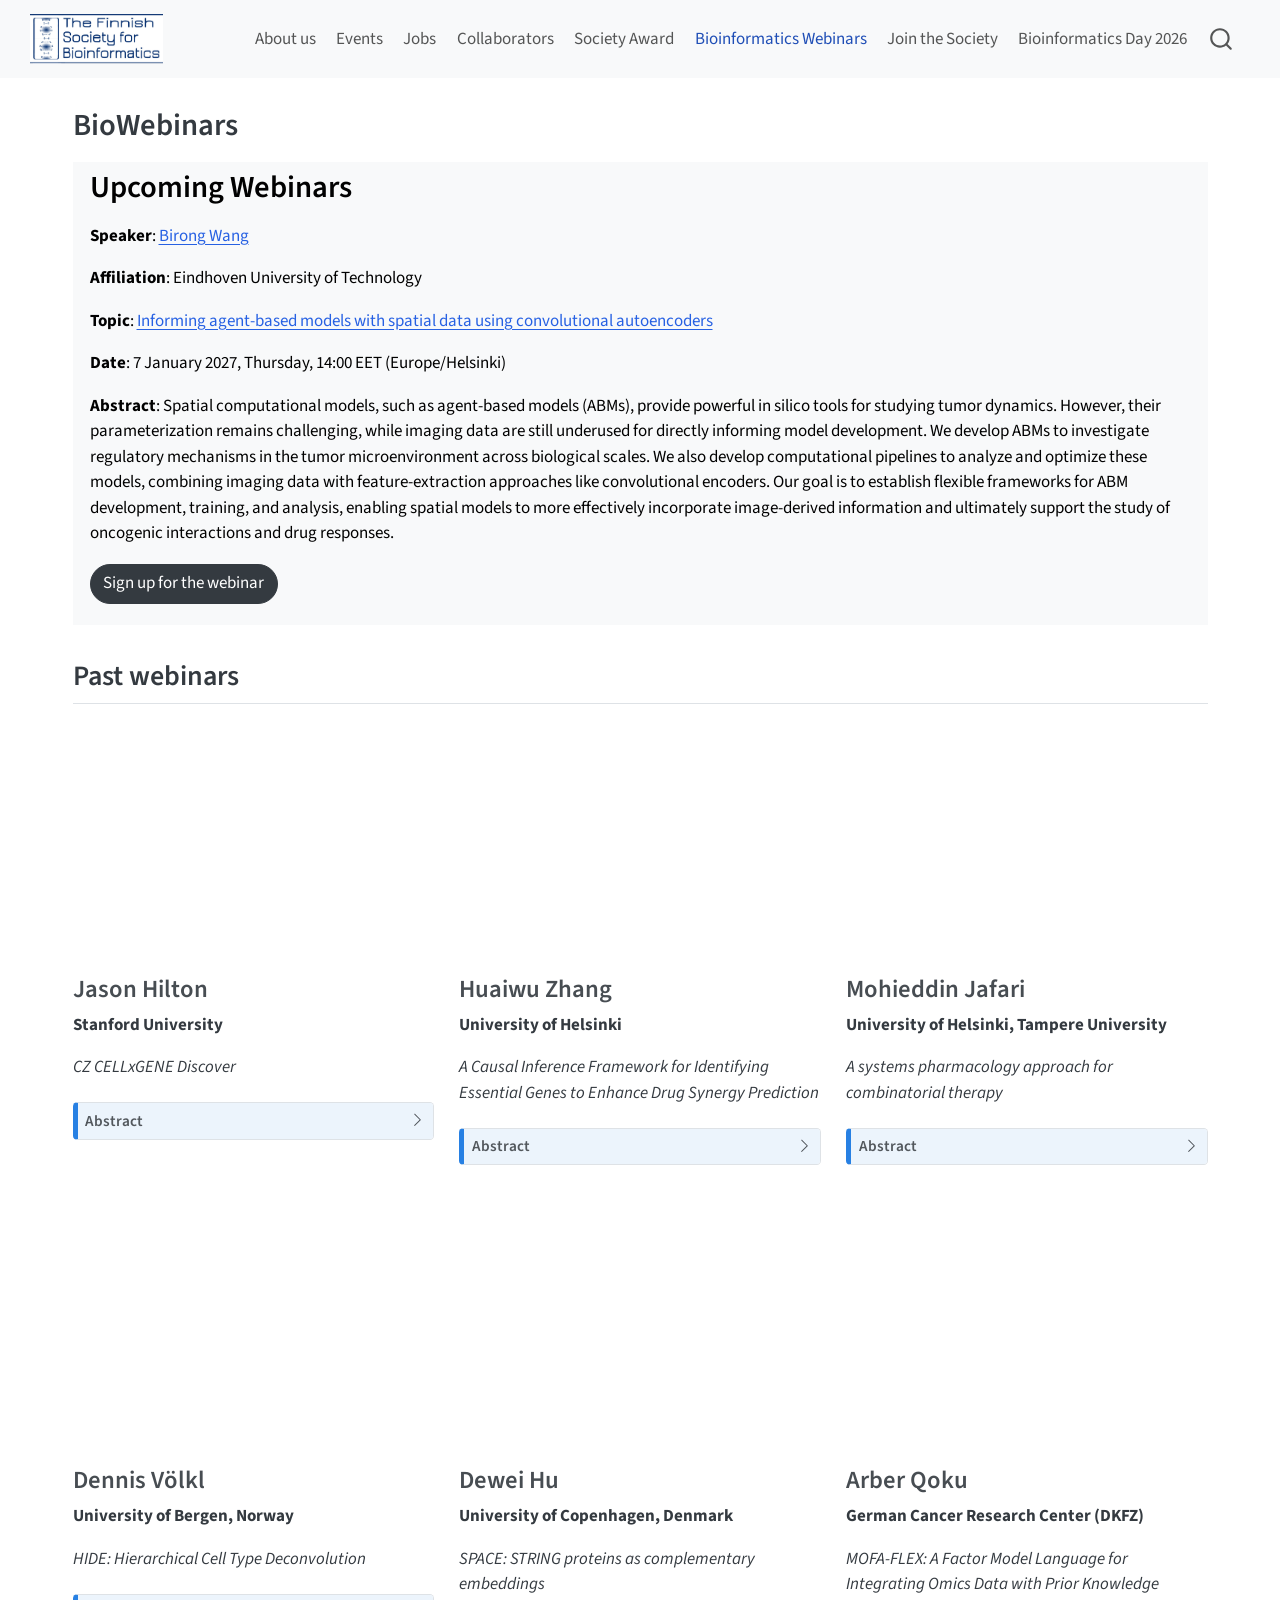
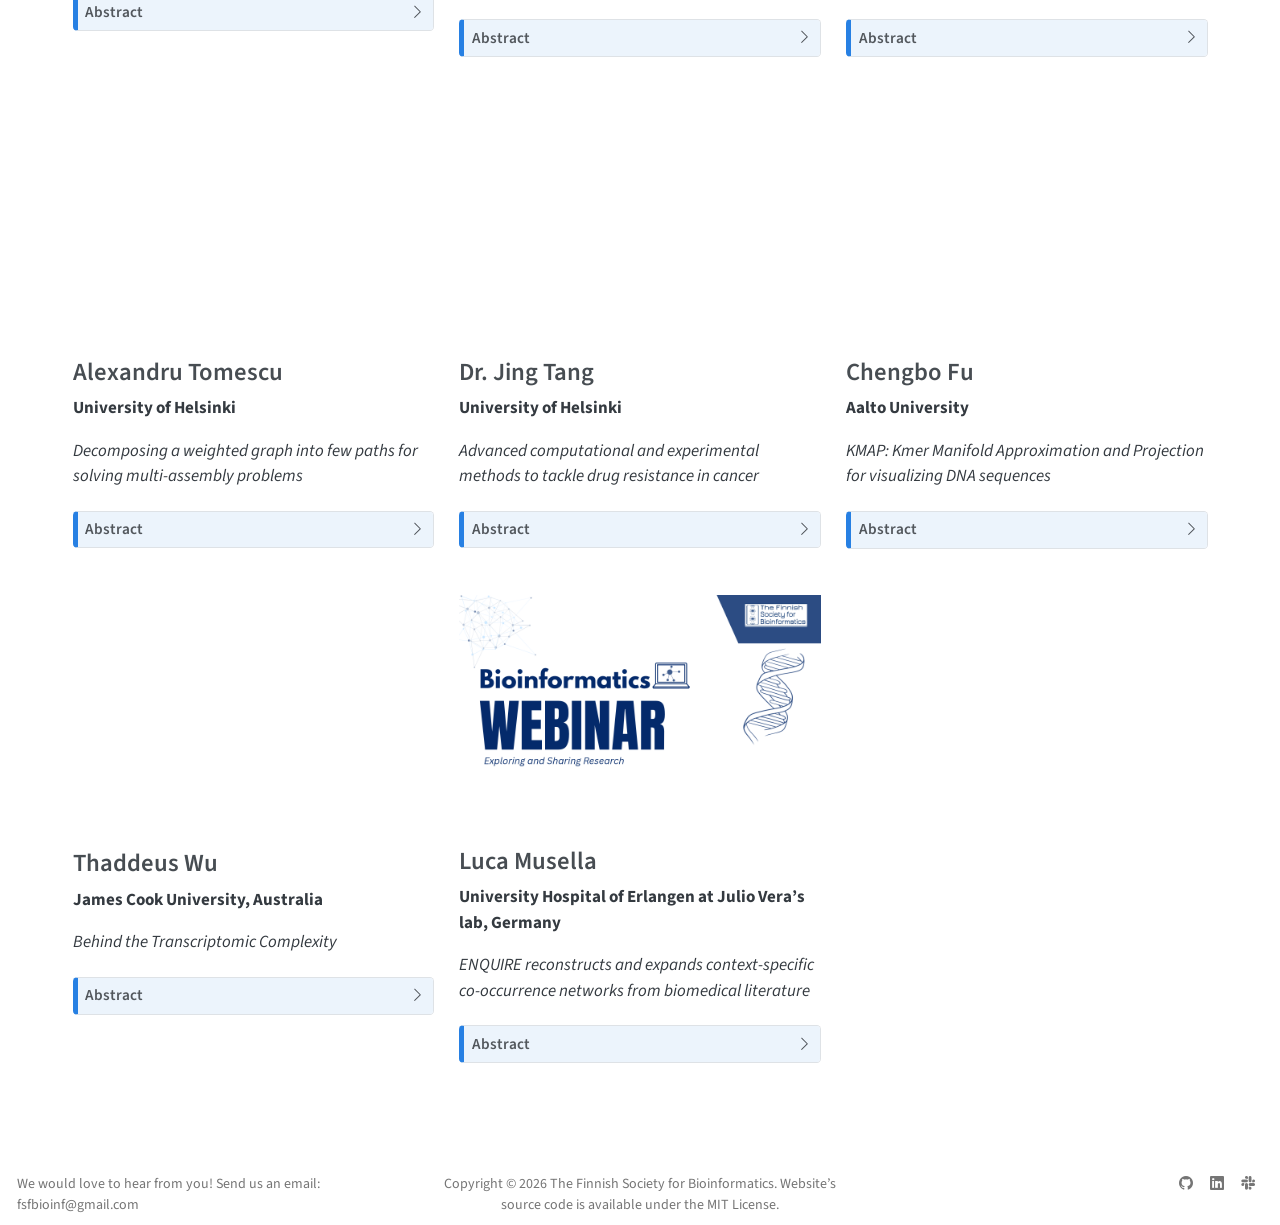
<file: pages/bioinformatics-webinars.html>
<!DOCTYPE html>
<html xmlns="http://www.w3.org/1999/xhtml" lang="en" xml:lang="en"><head>

<meta charset="utf-8">
<meta name="generator" content="quarto-1.11.9">

<meta name="viewport" content="width=device-width, initial-scale=1.0, user-scalable=yes">


<title>BioWebinars – The Finnish Society for Bioinformatics</title>
<style>
/* Default styles provided by pandoc.
** See https://pandoc.org/MANUAL.html#variables-for-html for config info.
*/
span.smallcaps{font-variant: small-caps;}
div.columns{display: flex; gap: 1.5em;}
div.column{flex: auto;}
@media screen {
div.columns{gap: min(4vw, 1.5em);}
div.column{overflow-x: auto;}
}
div.hanging-indent{margin-left: 1.5em; text-indent: -1.5em;}
ul.task-list{list-style: none;}
ul.task-list li input[type="checkbox"] {
  width: 0.8em;
  margin: 0 0.8em 0.2em -1em; /* quarto-specific, see https://github.com/quarto-dev/quarto-cli/issues/4556 */ 
  vertical-align: middle;
}
</style>


<script src="../site_libs/quarto-nav/quarto-nav.js"></script>
<script src="../site_libs/quarto-nav/headroom.min.js"></script>
<script src="../site_libs/clipboard/clipboard.min.js"></script>
<script src="../site_libs/quarto-search/autocomplete.umd.js"></script>
<script src="../site_libs/quarto-search/fuse.min.js"></script>
<script src="../site_libs/quarto-search/quarto-search.js"></script>
<meta name="quarto:offset" content="../">
<link href="../images/round_logo.jpg" rel="icon" type="image/jpeg">
<script src="../site_libs/quarto-html/quarto.js" type="module"></script>
<script src="../site_libs/quarto-html/tabsets/tabsets.js" type="module"></script>
<script src="../site_libs/quarto-html/scrollable-regions/scrollable-regions.js" type="module"></script>
<script src="../site_libs/quarto-html/popper.min.js"></script>
<script src="../site_libs/quarto-html/tippy.umd.min.js"></script>
<script src="../site_libs/quarto-html/anchor.min.js"></script>
<link href="../site_libs/quarto-html/tippy.css" rel="stylesheet">
<link href="../site_libs/quarto-html/quarto-syntax-highlighting-63b5708e65d6cd79cd7618c58d0c21e7.css" rel="stylesheet" id="quarto-text-highlighting-styles">
<script src="../site_libs/bootstrap/bootstrap.min.js"></script>
<link href="../site_libs/bootstrap/bootstrap-icons.css" rel="stylesheet">
<link href="../site_libs/bootstrap/bootstrap-929b974d19bd5b303ffb9e0162cca0c1.min.css" rel="stylesheet" append-hash="true" id="quarto-bootstrap" data-mode="light">
<script id="quarto-search-options" type="application/json">{
  "location": "navbar",
  "copy-button": false,
  "collapse-after": 3,
  "panel-placement": "end",
  "type": "overlay",
  "limit": 50,
  "keyboard-shortcut": [
    "f",
    "/",
    "s"
  ],
  "show-item-context": false,
  "language": {
    "search-no-results-text": "No results",
    "search-matching-documents-text": "matching documents",
    "search-copy-link-title": "Copy link to search",
    "search-hide-matches-text": "Hide additional matches",
    "search-more-match-text": "more match in this document",
    "search-more-matches-text": "more matches in this document",
    "search-clear-button-title": "Clear",
    "search-text-placeholder": "",
    "search-detached-cancel-button-title": "Cancel",
    "search-submit-button-title": "Submit",
    "search-label": "Search"
  }
}</script>


<meta property="og:title" content="BioWebinars – The Finnish Society for Bioinformatics">
<meta property="og:description" content="Finnish Society for Bioinformatics website">
<meta property="og:image" content="https://bioinf.fi/images/webinar.png">
<meta property="og:site_name" content="The Finnish Society for Bioinformatics">
<meta property="og:image:height" content="1000">
<meta property="og:image:width" content="1800">
</head>

<body class="nav-fixed quarto-light"><a id="quarto-skip-link" class="visually-hidden-focusable" href="#quarto-document-content">Skip to main content</a>

<div id="quarto-search-results"></div>
  <header id="quarto-header" class="headroom fixed-top">
    <nav class="navbar navbar-expand-lg " data-bs-theme="dark" aria-label="Site">
      <div class="navbar-container container-fluid">
      <div class="navbar-brand-container mx-auto">
    <a href="../index.html" class="navbar-brand navbar-brand-logo">
    <img src="../images/logo_white.jpg" alt="Finnish Society for Bioinformatics" class="navbar-logo light-content">
    <img src="../images/logo_white.jpg" alt="Finnish Society for Bioinformatics" class="navbar-logo dark-content">
    </a>
  </div>
          <button class="navbar-toggler" type="button" data-bs-toggle="collapse" data-bs-target="#navbarCollapse" aria-controls="navbarCollapse" aria-expanded="false" aria-label="Toggle navigation" onclick="if (window.quartoToggleHeadroom) { window.quartoToggleHeadroom(); }">
  <span class="navbar-toggler-icon"></span>
</button>
          <div class="collapse navbar-collapse" id="navbarCollapse">
            <ul class="navbar-nav navbar-nav-scroll ms-auto">
  <li class="nav-item">
    <a class="nav-link" href="../pages/about.html"> 
<span class="menu-text">About us</span></a>
  </li>  
  <li class="nav-item">
    <a class="nav-link" href="../pages/events.html"> 
<span class="menu-text">Events</span></a>
  </li>  
  <li class="nav-item">
    <a class="nav-link" href="../pages/jobs.html"> 
<span class="menu-text">Jobs</span></a>
  </li>  
  <li class="nav-item">
    <a class="nav-link" href="../pages/collaborators.html"> 
<span class="menu-text">Collaborators</span></a>
  </li>  
  <li class="nav-item">
    <a class="nav-link" href="../pages/society-award.html"> 
<span class="menu-text">Society Award</span></a>
  </li>  
  <li class="nav-item">
    <a class="nav-link active" href="../pages/bioinformatics-webinars.html" aria-current="page"> 
<span class="menu-text">Bioinformatics Webinars</span></a>
  </li>  
  <li class="nav-item">
    <a class="nav-link" href="../pages/join-the-society.html"> 
<span class="menu-text">Join the Society</span></a>
  </li>  
  <li class="nav-item">
    <a class="nav-link" href="../pages/bioinformatics-day-2026.html"> 
<span class="menu-text">Bioinformatics Day 2026</span></a>
  </li>  
</ul>
          </div> <!-- /navcollapse -->
            <div class="quarto-navbar-tools">
</div>
            <div id="quarto-search" class="" title="Search"></div>
      </div> <!-- /container-fluid -->
    </nav>
</header>
<!-- content -->
<div id="quarto-content" class="quarto-container page-columns page-rows-contents page-layout-full page-navbar">
<!-- sidebar -->
<!-- margin-sidebar -->
    
<!-- main -->
<main class="content column-page" id="quarto-document-content" tabindex="-1">

<header id="title-block-header" class="quarto-title-block default">
<div class="quarto-title">
<h1 class="title">BioWebinars</h1>
</div>



<div class="quarto-title-meta column-page">

    
  
    
  </div>
  


</header>


<section id="upcoming-webinars" class="level1 mt-0 bg-light pb-1 pt-2 px-3">
<h1 class="mt-0">Upcoming Webinars</h1>
<p><strong>Speaker</strong>: <a href="https://www.linkedin.com/in/bi-rong-wang-24a138203/">Birong Wang</a></p>
<p><strong>Affiliation</strong>: Eindhoven University of Technology</p>
<p><strong>Topic</strong>: <a href="https://doi.org/10.1093/bioinformatics/btag444">Informing agent-based models with spatial data using convolutional autoencoders</a></p>
<p><strong>Date</strong>: 7 January 2027, Thursday, 14:00 EET (Europe/Helsinki)</p>
<p><strong>Abstract</strong>: Spatial computational models, such as agent-based models (ABMs), provide powerful in silico tools for studying tumor dynamics. However, their parameterization remains challenging, while imaging data are still underused for directly informing model development. We develop ABMs to investigate regulatory mechanisms in the tumor microenvironment across biological scales. We also develop computational pipelines to analyze and optimize these models, combining imaging data with feature-extraction approaches like convolutional encoders. Our goal is to establish flexible frameworks for ABM development, training, and analysis, enabling spatial models to more effectively incorporate image-derived information and ultimately support the study of oncogenic interactions and drug responses.</p>
<p><a href="https://tuni.zoom.us/meeting/register/XmbaHI2YQsuET8nMZDi2nQ" class="btn btn-dark rounded-pill" target="_blank">Sign up for the webinar</a> <!-- [Join the --> <!-- webinar](https://utu.zoom.us/webinar/register/WN_tiQ4w4AlTLaFigkubeRFUg){.btn .btn-dark .rounded-pill target="_blank"} --></p>
</section>
<section id="past-webinars" class="level2">
<h2 class="anchored" data-anchor-id="past-webinars">Past webinars</h2>
<div class="grid">
<div class="g-col-12 g-col-md-6 g-col-lg-4 d-flex flex-column">
<div class="quarto-video ratio ratio-16x9"><iframe data-external="1" src="https://www.youtube.com/embed/ikRYOQa6jXQ" title="" frameborder="0" allow="accelerometer; autoplay; clipboard-write; encrypted-media; gyroscope; picture-in-picture" allowfullscreen=""></iframe></div>
<section id="jason-hilton" class="level3 mt-3">
<h3 class="mt-3 anchored" data-anchor-id="jason-hilton">Jason Hilton</h3>
<p><strong>Stanford University</strong></p>
<p><em>CZ CELLxGENE Discover</em></p>
<div class="callout callout-style-default callout-note no-icon callout-titled">
<div class="callout-header d-flex align-content-center collapsed" data-bs-toggle="collapse" data-bs-target=".callout-1-contents" aria-controls="callout-1" aria-expanded="false" aria-label="Toggle callout">
<div class="callout-icon-container">
<i class="callout-icon no-icon"></i>
</div>
<div class="callout-title-container flex-fill">
<span class="screen-reader-only">Note</span>Abstract
</div>
<div class="callout-btn-toggle d-inline-block border-0 py-1 ps-1 pe-0 float-end"><i class="callout-toggle"></i></div>
</div>
<div id="callout-1" class="callout-1-contents callout-collapse collapse">
<div class="callout-body-container callout-body">
<p>CZ CELLxGENE Discover is the largest standardized collection of single-cell data available. Beyond single-dataset exploration, the standards enable Census, where consumers query and filter cells, rather than files, across all submissions and feed them directly into analyses. CELLxGENE features built on Census expose marker genes, custom differential expression, and flexible expression comparisons across any metadata slice without writing code. Insights from these features are only as reliable as the data behind them. Before trusting a data resource, consumers must first understand how its corpus is assembled.</p>
<p>Join me for a demo of CELLxGENE data and features, and to learn how CELLxGENE is built through careful schema design and a collaborative submission model – yielding a corpus where every submission is described consistently and verified for quality.</p>
</div>
</div>
</div>
</section>
</div>
<div class="g-col-12 g-col-md-6 g-col-lg-4 d-flex flex-column">
<div class="quarto-video ratio ratio-16x9"><iframe data-external="1" src="https://www.youtube.com/embed/-RHLEbmAweg" title="" frameborder="0" allow="accelerometer; autoplay; clipboard-write; encrypted-media; gyroscope; picture-in-picture" allowfullscreen=""></iframe></div>
<section id="huaiwu-zhang" class="level3 mt-3">
<h3 class="mt-3 anchored" data-anchor-id="huaiwu-zhang">Huaiwu Zhang</h3>
<p><strong>University of Helsinki</strong></p>
<p><em>A Causal Inference Framework for Identifying Essential Genes to Enhance Drug Synergy Prediction </em></p>
<div class="callout callout-style-default callout-note no-icon callout-titled">
<div class="callout-header d-flex align-content-center collapsed" data-bs-toggle="collapse" data-bs-target=".callout-2-contents" aria-controls="callout-2" aria-expanded="false" aria-label="Toggle callout">
<div class="callout-icon-container">
<i class="callout-icon no-icon"></i>
</div>
<div class="callout-title-container flex-fill">
<span class="screen-reader-only">Note</span>Abstract
</div>
<div class="callout-btn-toggle d-inline-block border-0 py-1 ps-1 pe-0 float-end"><i class="callout-toggle"></i></div>
</div>
<div id="callout-2" class="callout-2-contents callout-collapse collapse">
<div class="callout-body-container callout-body">
<p>Identifying synergistic drug combinations may enable more effective treatments. However, most deep learning methods do not explicitly model the causal effects of genes on drug responses. We introduce CADS (Causal Adjustment for Drug Synergy), a framework that integrates multi-omics data with learnable gene selection and causal backdoor adjustment. CADS supports both synergy prediction and causal gene discovery. Experiments show that it outperforms state-of-the-art models, while case studies confirm that its causal scores recover clinically validated cancer-related genes. These findings demonstrate that causal modelling improves the accuracy and interpretability of drug synergy prediction.</p>
</div>
</div>
</div>
</section>
</div>
<div class="g-col-12 g-col-md-6 g-col-lg-4 d-flex flex-column">
<div class="quarto-video ratio ratio-16x9"><iframe data-external="1" src="https://www.youtube.com/embed/zkwRRiFkgiI" title="" frameborder="0" allow="accelerometer; autoplay; clipboard-write; encrypted-media; gyroscope; picture-in-picture" allowfullscreen=""></iframe></div>
<section id="mohieddin-jafari" class="level3 mt-3">
<h3 class="mt-3 anchored" data-anchor-id="mohieddin-jafari">Mohieddin Jafari</h3>
<p><strong>University of Helsinki, Tampere University</strong></p>
<p><em>A systems pharmacology approach for combinatorial therapy</em></p>
<div class="callout callout-style-default callout-note no-icon callout-titled">
<div class="callout-header d-flex align-content-center collapsed" data-bs-toggle="collapse" data-bs-target=".callout-3-contents" aria-controls="callout-3" aria-expanded="false" aria-label="Toggle callout">
<div class="callout-icon-container">
<i class="callout-icon no-icon"></i>
</div>
<div class="callout-title-container flex-fill">
<span class="screen-reader-only">Note</span>Abstract
</div>
<div class="callout-btn-toggle d-inline-block border-0 py-1 ps-1 pe-0 float-end"><i class="callout-toggle"></i></div>
</div>
<div id="callout-3" class="callout-3-contents callout-collapse collapse">
<div class="callout-body-container callout-body">
<p>Drug combinations hold promise but are often selected empirically, with limited mechanistic understanding. We developed Combinatorial Proteome Integral Solubility/Stability Alteration analysis (CoPISA), a high-throughput proteomics platform that captures protein-level effects uniquely induced by drug combinations. Applying CoPISA to rationally designed drug pairs, we uncovered an emergent mechanism we term “conjunctional targeting,” in which combinations engage exclusive protein targets consistent with an AND-gate logic. By revealing a mechanistic layer beyond classical synergy, CoPISA provides a systems pharmacology framework for the rational design of combinatorial therapies across complex diseases.</p>
</div>
</div>
</div>
</section>
</div>
<div class="g-col-12 g-col-md-6 g-col-lg-4 d-flex flex-column">
<div class="quarto-video ratio ratio-16x9"><iframe data-external="1" src="https://www.youtube.com/embed/DELQE1zIgTc" title="" frameborder="0" allow="accelerometer; autoplay; clipboard-write; encrypted-media; gyroscope; picture-in-picture" allowfullscreen=""></iframe></div>
<section id="dennis-völkl" class="level3 mt-3">
<h3 class="mt-3 anchored" data-anchor-id="dennis-völkl">Dennis Völkl</h3>
<p><strong>University of Bergen, Norway</strong></p>
<p><em>HIDE: Hierarchical Cell Type Deconvolution</em></p>
<div class="callout callout-style-default callout-note no-icon callout-titled">
<div class="callout-header d-flex align-content-center collapsed" data-bs-toggle="collapse" data-bs-target=".callout-4-contents" aria-controls="callout-4" aria-expanded="false" aria-label="Toggle callout">
<div class="callout-icon-container">
<i class="callout-icon no-icon"></i>
</div>
<div class="callout-title-container flex-fill">
<span class="screen-reader-only">Note</span>Abstract
</div>
<div class="callout-btn-toggle d-inline-block border-0 py-1 ps-1 pe-0 float-end"><i class="callout-toggle"></i></div>
</div>
<div id="callout-4" class="callout-4-contents callout-collapse collapse">
<div class="callout-body-container callout-body">
<p>The video presents HIDE, a method to estimate cell-type proportions from bulk transcriptomics while explicitly using a cell-type hierarchy. Instead of deconvolving all cell types at once (which can be unstable when references are highly correlated), HIDE proceeds top-down: it first estimates broad populations, then iteratively refines into subtypes within each parent, using “residual” bulks so child proportions remain consistent with the parent total. The method also learns gene weights (trained using pseudo-bulks from single-cell data) to improve deconvolution accuracy at each hierarchy level. The key benefit is more robust and interpretable estimates—upper-level proportions stay reliable even if fine-grained subtypes are hard to resolve—while still enabling subtype resolution when the signal supports it.</p>
</div>
</div>
</div>
</section>
</div>
<div class="g-col-12 g-col-md-6 g-col-lg-4 d-flex flex-column">
<div class="quarto-video ratio ratio-16x9"><iframe data-external="1" src="https://www.youtube.com/embed/8gX7q18jC90" title="" frameborder="0" allow="accelerometer; autoplay; clipboard-write; encrypted-media; gyroscope; picture-in-picture" allowfullscreen=""></iframe></div>
<section id="dewei-hu" class="level3 mt-3">
<h3 class="mt-3 anchored" data-anchor-id="dewei-hu">Dewei Hu</h3>
<p><strong>University of Copenhagen, Denmark</strong></p>
<p><em>SPACE: STRING proteins as complementary embeddings</em></p>
<div class="callout callout-style-default callout-note no-icon callout-titled">
<div class="callout-header d-flex align-content-center collapsed" data-bs-toggle="collapse" data-bs-target=".callout-5-contents" aria-controls="callout-5" aria-expanded="false" aria-label="Toggle callout">
<div class="callout-icon-container">
<i class="callout-icon no-icon"></i>
</div>
<div class="callout-title-container flex-fill">
<span class="screen-reader-only">Note</span>Abstract
</div>
<div class="callout-btn-toggle d-inline-block border-0 py-1 ps-1 pe-0 float-end"><i class="callout-toggle"></i></div>
</div>
<div id="callout-5" class="callout-5-contents callout-collapse collapse">
<div class="callout-body-container callout-body">
<p>Representation learning has revolutionized sequence-based prediction of protein function and subcellular localization. Protein networks are an important source of information complementary to sequences, but the use of protein networks has proven to be challenging in the context of machine learning, especially in a cross-species setting. To address this, we leveraged the STRING database of protein networks and orthology relations for 1,322 eukaryotes to generate network-based cross-species protein embeddings. We did this by first creating species-specific network embeddings and subsequently aligning them based on orthology relations to facilitate direct cross-species comparisons. We show that these aligned network embeddings ensure consistency across species without sacrificing quality compared to species-specific network embeddings. We also show that the aligned network embeddings are complementary to sequence embedding techniques, despite the use of seqeuence-based orthology relations in the alignment process. Finally, we demonstrate the utility and quality of the embeddings by using them for two well-established tasks: subcellular localization prediction and protein function prediction. Training logistic regression classifiers on aligned network embeddings and sequence embeddings improved the accuracy over using sequence alone, reaching performance numbers close to state-of-the-art deep-learning methods. A set of precomputed cross-species network embeddings and ProtT5 embeddings for all eukaryotic proteins have been included in STRING version 12.0.</p>
</div>
</div>
</div>
</section>
</div>
<div class="g-col-12 g-col-md-6 g-col-lg-4 d-flex flex-column">
<div class="quarto-video ratio ratio-16x9"><iframe data-external="1" src="https://www.youtube.com/embed/EeSa_U3_wCk" title="" frameborder="0" allow="accelerometer; autoplay; clipboard-write; encrypted-media; gyroscope; picture-in-picture" allowfullscreen=""></iframe></div>
<section id="arber-qoku" class="level3 mt-3">
<h3 class="mt-3 anchored" data-anchor-id="arber-qoku">Arber Qoku</h3>
<p><strong>German Cancer Research Center (DKFZ)</strong></p>
<p><em>MOFA-FLEX: A Factor Model Language for Integrating Omics Data with Prior Knowledge </em></p>
<div class="callout callout-style-default callout-note no-icon callout-titled">
<div class="callout-header d-flex align-content-center collapsed" data-bs-toggle="collapse" data-bs-target=".callout-6-contents" aria-controls="callout-6" aria-expanded="false" aria-label="Toggle callout">
<div class="callout-icon-container">
<i class="callout-icon no-icon"></i>
</div>
<div class="callout-title-container flex-fill">
<span class="screen-reader-only">Note</span>Abstract
</div>
<div class="callout-btn-toggle d-inline-block border-0 py-1 ps-1 pe-0 float-end"><i class="callout-toggle"></i></div>
</div>
<div id="callout-6" class="callout-6-contents callout-collapse collapse">
<div class="callout-body-container callout-body">
<p>Latent factor models are essential tools for analyzing omics data and are often the starting point for single- and multi-omics studies. However, adapting these models to complex experimental designs involving spatial, temporal, or multimodal data typically requires significant statistical expertise and development effort. We introduce MOFA-FLEX, a modular and extensible Bayesian factor analysis framework built on probabilistic programming. MOFA-FLEX integrates and generalizes components from various matrix factorization methods, allowing users to combine flexible priors (e.g., structured sparsity, covariate-informed), non-negativity constraints, supervision signals, and diverse data likelihoods. It also introduces a novel sparsity prior for incorporating biological knowledge, such as gene sets or pathway signatures, enabling interpretable latent factors linked to biological processes. We demonstrate MOFA-FLEX across multiple use cases, including (i) robust recovery of gene sets (gene programs) in noisy scRNA-seq data using imperfect priors, (ii) disentangling technical and biological variation in multi-omics studies, and (iii) modeling spatial omics data to map disease-associated gene activity in breast cancer. Ultimately, MOFA-FLEX streamlines the creation of tailored and interpretable models for diverse omics applications.</p>
</div>
</div>
</div>
</section>
</div>
<div class="g-col-12 g-col-md-6 g-col-lg-4 d-flex flex-column">
<div class="quarto-video ratio ratio-16x9"><iframe data-external="1" src="https://www.youtube.com/embed/J0n-Xwyr7RM" title="" frameborder="0" allow="accelerometer; autoplay; clipboard-write; encrypted-media; gyroscope; picture-in-picture" allowfullscreen=""></iframe></div>
<section id="alexandru-tomescu" class="level3 mt-3">
<h3 class="mt-3 anchored" data-anchor-id="alexandru-tomescu">Alexandru Tomescu</h3>
<p><strong>University of Helsinki</strong></p>
<p><em>Decomposing a weighted graph into few paths for solving multi-assembly problems </em></p>
<div class="callout callout-style-default callout-note no-icon callout-titled">
<div class="callout-header d-flex align-content-center collapsed" data-bs-toggle="collapse" data-bs-target=".callout-7-contents" aria-controls="callout-7" aria-expanded="false" aria-label="Toggle callout">
<div class="callout-icon-container">
<i class="callout-icon no-icon"></i>
</div>
<div class="callout-title-container flex-fill">
<span class="screen-reader-only">Note</span>Abstract
</div>
<div class="callout-btn-toggle d-inline-block border-0 py-1 ps-1 pe-0 float-end"><i class="callout-toggle"></i></div>
</div>
<div id="callout-7" class="callout-7-contents callout-collapse collapse">
<div class="callout-body-container callout-body">
<p>A multi-assembly problem usually asks to decompose a weighted graph into a small number of weighted paths. For example, in the RNA transcript assembly problem, the graph nodes are gene exons, the weights are read coverages, and the edges indicate connections between exons observed in the RNA-seq reads. The weighted paths are then the RNA transcripts (together with their expression levels), that need to be identified from the RNA-seq reads. Such problems easily become NP-hard, and thus many RNA assembly tools solve them heuristically. In this talk I will give an overview of our recent results on extremely fast and exact solvers for a range of such decomposition problems. These are based on Mixed Integer Linear Programming, and benefit from additional “safety optimizations” based on insight into the “simple” parts of the graph structure. These results are currently being incorporated into a Python package, so that developers of future multi-assembly tools can easily use exact and accurate decomposition methods.</p>
</div>
</div>
</div>
</section>
</div>
<div class="g-col-12 g-col-md-6 g-col-lg-4 d-flex flex-column">
<div class="quarto-video ratio ratio-16x9"><iframe data-external="1" src="https://www.youtube.com/embed/zIR9G-E-0WU" title="" frameborder="0" allow="accelerometer; autoplay; clipboard-write; encrypted-media; gyroscope; picture-in-picture" allowfullscreen=""></iframe></div>
<section id="dr.-jing-tang" class="level3 mt-3">
<h3 class="mt-3 anchored" data-anchor-id="dr.-jing-tang">Dr.&nbsp;Jing Tang</h3>
<p><strong>University of Helsinki</strong></p>
<p><em>Advanced computational and experimental methods to tackle drug resistance in cancer </em></p>
<div class="callout callout-style-default callout-note no-icon callout-titled">
<div class="callout-header d-flex align-content-center collapsed" data-bs-toggle="collapse" data-bs-target=".callout-8-contents" aria-controls="callout-8" aria-expanded="false" aria-label="Toggle callout">
<div class="callout-icon-container">
<i class="callout-icon no-icon"></i>
</div>
<div class="callout-title-container flex-fill">
<span class="screen-reader-only">Note</span>Abstract
</div>
<div class="callout-btn-toggle d-inline-block border-0 py-1 ps-1 pe-0 float-end"><i class="callout-toggle"></i></div>
</div>
<div id="callout-8" class="callout-8-contents callout-collapse collapse">
<div class="callout-body-container callout-body">
<p>Despite scientific advances, options for treating cancer patients are still limited, especially after relapse. To achieve more sustainable treatment efficacy, patients will need novel drug targets and combination therapies. However, the lack of understanding on cancer-drug interactions prevents biomarker discovery and ultimately leads to high attrition in clinical trials. In this talk, I will introduce multiple systems medicine approaches for the prediction of drug targets, the prediction of drug sensitivity, and the prediction of drug combinations. I will explore: 1) whether the loss-of-function genetic screen technologies such as CRISPR or RNAi can help identify cancer dependency map; 2) whether the integration of loss-of-function genetic and drug sensitivity screening data could help identify the mechanisms of action of drugs; and 3) whether the drug target interaction and drug sensitivity data can help predict synergistic drug combinations. Finally, I will show the potential of lineage tracing data to inform an evidence-based treatment decision.</p>
</div>
</div>
</div>
</section>
</div>
<div class="g-col-12 g-col-md-6 g-col-lg-4 d-flex flex-column">
<div class="quarto-video ratio ratio-16x9"><iframe data-external="1" src="https://www.youtube.com/embed/gRVHLu7MoI0" title="" frameborder="0" allow="accelerometer; autoplay; clipboard-write; encrypted-media; gyroscope; picture-in-picture" allowfullscreen=""></iframe></div>
<section id="chengbo-fu" class="level3 mt-3">
<h3 class="mt-3 anchored" data-anchor-id="chengbo-fu">Chengbo Fu</h3>
<p><strong>Aalto University</strong></p>
<p><em>KMAP: Kmer Manifold Approximation and Projection for visualizing DNA sequences </em></p>
<div class="callout callout-style-default callout-note no-icon callout-titled">
<div class="callout-header d-flex align-content-center collapsed" data-bs-toggle="collapse" data-bs-target=".callout-9-contents" aria-controls="callout-9" aria-expanded="false" aria-label="Toggle callout">
<div class="callout-icon-container">
<i class="callout-icon no-icon"></i>
</div>
<div class="callout-title-container flex-fill">
<span class="screen-reader-only">Note</span>Abstract
</div>
<div class="callout-btn-toggle d-inline-block border-0 py-1 ps-1 pe-0 float-end"><i class="callout-toggle"></i></div>
</div>
<div id="callout-9" class="callout-9-contents callout-collapse collapse">
<div class="callout-body-container callout-body">
<p>Identifying and illustrating patterns in DNA sequences is a crucial task in various biological data analyses. In this task, patterns are often represented by sets of kmers, the fundamental building blocks of DNA sequences. To visually unveil these patterns, we could project each kmer onto a point in two-dimensional (2D) space. However, this projection poses challenges due to the high-dimensional nature of kmers and their unique mathematical properties. Here, we established a mathematical system to address the peculiarities of the kmer manifold. Leveraging this kmer manifold theory, we developed a statistical method named KMAP for detecting kmer patterns and visualizing them in 2D space. We applied KMAP to three distinct datasets to showcase its utility. KMAP achieved a comparable performance to the classical method MEME, with approximately 90% similarity in motif discovery from HT-SELEX data. In the analysis of H3K27ac ChIP-seq data from Ewing Sarcoma (EWS), we found that BACH1, OTX2 and ERG1 might affect EWS prognosis by binding to promoter and enhancer regions across the genome. We also found that FLI1 bound to the enhancer regions after ETV6 degradation, which showed the competitive binding between ETV6 and FLI1. Moreover, KMAP identified four prevalent patterns in gene editing data of the AAVS1 locus, aligning with findings reported in the literature. These applications underscore that KMAP could be a valuable tool across various biological contexts.</p>
</div>
</div>
</div>
</section>
</div>
<div class="g-col-12 g-col-md-6 g-col-lg-4 d-flex flex-column">
<div class="quarto-video ratio ratio-16x9"><iframe data-external="1" src="https://www.youtube.com/embed/E8UcBvdncJ8" title="" frameborder="0" allow="accelerometer; autoplay; clipboard-write; encrypted-media; gyroscope; picture-in-picture" allowfullscreen=""></iframe></div>
<section id="thaddeus-wu" class="level3 mt-3">
<h3 class="mt-3 anchored" data-anchor-id="thaddeus-wu">Thaddeus Wu</h3>
<p><strong>James Cook University, Australia</strong></p>
<p><em>Behind the Transcriptomic Complexity</em></p>
<div class="callout callout-style-default callout-note no-icon callout-titled">
<div class="callout-header d-flex align-content-center collapsed" data-bs-toggle="collapse" data-bs-target=".callout-10-contents" aria-controls="callout-10" aria-expanded="false" aria-label="Toggle callout">
<div class="callout-icon-container">
<i class="callout-icon no-icon"></i>
</div>
<div class="callout-title-container flex-fill">
<span class="screen-reader-only">Note</span>Abstract
</div>
<div class="callout-btn-toggle d-inline-block border-0 py-1 ps-1 pe-0 float-end"><i class="callout-toggle"></i></div>
</div>
<div id="callout-10" class="callout-10-contents callout-collapse collapse">
<div class="callout-body-container callout-body">
<p>Recent advances in single-cell long-read sequencing have revolutionised our understanding of transcriptomic complexity. However, traditional analysis pipelines, designed for short-read sequencing, fail to capture the full complexity of isoform-level information. In this talk, I will introduce our ongoing project – a novel computational framework – that addresses these challenges. Using early blood development as a model system, we demonstrate the interesting findings and insights to understand the transcriptomic complexity</p>
</div>
</div>
</div>
</section>
</div>
<div class="g-col-12 g-col-md-6 g-col-lg-4 d-flex flex-column">
<p><img src="../images/webinar.png" class="img-fluid"></p>
<section id="luca-musella" class="level3 mt-3">
<h3 class="mt-3 anchored" data-anchor-id="luca-musella">Luca Musella</h3>
<p><strong>University Hospital of Erlangen at Julio Vera’s lab, Germany</strong></p>
<p><em>ENQUIRE reconstructs and expands context-specific co-occurrence networks from biomedical literature </em></p>
<div class="callout callout-style-default callout-note no-icon callout-titled">
<div class="callout-header d-flex align-content-center collapsed" data-bs-toggle="collapse" data-bs-target=".callout-11-contents" aria-controls="callout-11" aria-expanded="false" aria-label="Toggle callout">
<div class="callout-icon-container">
<i class="callout-icon no-icon"></i>
</div>
<div class="callout-title-container flex-fill">
<span class="screen-reader-only">Note</span>Abstract
</div>
<div class="callout-btn-toggle d-inline-block border-0 py-1 ps-1 pe-0 float-end"><i class="callout-toggle"></i></div>
</div>
<div id="callout-11" class="callout-11-contents callout-collapse collapse">
<div class="callout-body-container callout-body">
<p>The accelerating growth of scientific literature overwhelms our capacity to manually distill complex phenomena like molecular networks linked to diseases. Moreover, biases in biomedical research and database annotation limit our interpretation of facts and generation of hypotheses. ENQUIRE (Expanding Networks by Querying Unexpectedly Inter-Related Entities) offers a time- and resource-efficient alternative to manual literature curation and database mining. ENQUIRE reconstructs and expands co-occurrence networks of genes and biomedical ontologies from user-selected input corpora and network-inferred PubMed queries. The integration of text mining, automatic querying, and network-based statistics mitigating literature biases makes ENQUIRE unique in its broad-scope applications. For example, ENQUIRE can generate co-occurrence gene networks that reflect high-confidence, functional networks. When tested on case studies spanning cancer, cell differentiation, and immunity, ENQUIRE identified interlinked genes and enriched pathways unique to each topic, thereby preserving their underlying diversity. ENQUIRE supports biomedical researchers by easing literature annotation, boosting hypothesis formulation, and facilitating the identification of molecular targets for subsequent</p>
</div>
</div>
</div>
</section>
</div>
</div>


</section>

</main> <!-- /main -->
<script id="quarto-html-after-body" type="application/javascript">
  window.document.addEventListener("DOMContentLoaded", function (event) {
    const icon = "";
    const anchorJS = new window.AnchorJS();
    anchorJS.options = {
      placement: 'right',
      icon: icon
    };
    anchorJS.add('.anchored');
    const isCodeAnnotation = (el) => {
      for (const clz of el.classList) {
        if (clz.startsWith('code-annotation-')) {                     
          return true;
        }
      }
      return false;
    }
    const onCopySuccess = function(e) {
      // button target
      const button = e.trigger;
      // don't keep focus
      button.blur();
      // flash "checked"
      button.classList.add('code-copy-button-checked');
      var currentTitle = button.getAttribute("title");
      button.setAttribute("title", "Copied!");
      let tooltip;
      if (window.bootstrap) {
        button.setAttribute("data-bs-toggle", "tooltip");
        button.setAttribute("data-bs-placement", "left");
        button.setAttribute("data-bs-title", "Copied!");
        tooltip = new bootstrap.Tooltip(button, 
          { trigger: "manual", 
            customClass: "code-copy-button-tooltip",
            offset: [0, -8]});
        tooltip.show();    
      }
      setTimeout(function() {
        if (tooltip) {
          tooltip.hide();
          button.removeAttribute("data-bs-title");
          button.removeAttribute("data-bs-toggle");
          button.removeAttribute("data-bs-placement");
        }
        button.setAttribute("title", currentTitle);
        button.classList.remove('code-copy-button-checked');
      }, 1000);
      // clear code selection
      e.clearSelection();
    }
    const getTextToCopy = function(trigger) {
      const outerScaffold = trigger.parentElement.cloneNode(true);
      const codeEl = outerScaffold.querySelector('code');
      for (const childEl of codeEl.children) {
        if (isCodeAnnotation(childEl)) {
          childEl.remove();
        }
      }
      return codeEl.innerText;
    }
    const clipboard = new window.ClipboardJS('.code-copy-button:not([data-in-quarto-modal])', {
      text: getTextToCopy
    });
    clipboard.on('success', onCopySuccess);
    if (window.document.getElementById('quarto-embedded-source-code-modal')) {
      const clipboardModal = new window.ClipboardJS('.code-copy-button[data-in-quarto-modal]', {
        text: getTextToCopy,
        container: window.document.getElementById('quarto-embedded-source-code-modal')
      });
      clipboardModal.on('success', onCopySuccess);
    }
      var localhostRegex = new RegExp(/^(?:http|https):\/\/localhost\:?[0-9]*\//);
      var mailtoRegex = new RegExp(/^mailto:/);
        var filterRegex = new RegExp("https:\/\/bioinf\.fi");
      var isInternal = (href) => {
          return filterRegex.test(href) || localhostRegex.test(href) || mailtoRegex.test(href);
      }
      // Inspect non-navigation links and adorn them if external
      window.quartoDecorateExternalLinks = function (root) {
     var links = (root || window.document).querySelectorAll('a[href]:not(.nav-link):not(.navbar-brand):not(.toc-action):not(.sidebar-link):not(.sidebar-item-toggle):not(.pagination-link):not(.no-external):not([aria-hidden]):not(.dropdown-item):not(.quarto-navigation-tool):not(.about-link)');
      for (var i=0; i<links.length; i++) {
        const link = links[i];
        if (!isInternal(link.href)) {
          // undo the damage that might have been done by quarto-nav.js in the case of
          // links that we want to consider external
          if (link.dataset.originalHref !== undefined) {
            link.href = link.dataset.originalHref;
          }
          if (!link.classList.contains('no-external-icon')) {
          }
        }
      }
      };
      window.quartoDecorateExternalLinks(window.document);
    // Esc closes the popup (WCAG 1.4.13) and focus leaving both trigger and
    // popup closes it (WCAG 2.4.11); tippy handles neither for interactive popups.
    const hideOnEscAndFocusOut = {
      name: 'hideOnEscAndFocusOut',
      defaultValue: true,
      fn(instance) {
        const dismiss = () => {
          // A show scheduled by the trigger delay would otherwise reopen it
          instance.clearDelayTimeouts();
          instance.hide();
        };
        const onKeyDown = (event) => {
          if (event.key !== 'Escape') {
            return;
          }
          // Keep Esc from also reaching page handlers (e.g. reveal.js overview),
          // except an open reveal.js slide menu, which Esc should close too.
          // The menu handles keys only when its keyboard option is on.
          const menuHandlesEsc = window.Reveal?.getPlugin?.('menu')?.isOpen() &&
            window.Reveal.getConfig().menu?.keyboard !== false;
          if (!menuHandlesEsc) {
            event.stopPropagation();
          }
          if (instance.popper.contains(window.document.activeElement)) {
            // Disabled while refocusing so the focus trigger does not reopen it
            instance.disable();
            instance.reference.focus();
            instance.enable();
          }
          dismiss();
        };
        const onFocusOut = (event) => {
          const target = event.relatedTarget;
          if (target && !instance.reference.contains(target) &&
              !instance.popper.contains(target)) {
            dismiss();
          }
        };
        // On the trigger too: a click trigger (code-annotations: select) has no
        // blur handling. Attached for the instance's lifetime so leaving the
        // trigger also cancels a show still pending on the trigger delay.
        instance.reference.addEventListener('focusout', onFocusOut);
        return {
          onShow() {
            window.document.addEventListener('keydown', onKeyDown, true);
            instance.popper.addEventListener('focusout', onFocusOut);
          },
          onHide() {
            window.document.removeEventListener('keydown', onKeyDown, true);
            instance.popper.removeEventListener('focusout', onFocusOut);
          },
          onDestroy() {
            instance.reference.removeEventListener('focusout', onFocusOut);
          },
        };
      },
    };
    function tippyHover(el, contentFn, onTriggerFn, onUntriggerFn) {
      const config = {
        allowHTML: true,
        maxWidth: 500,
        delay: 100,
        arrow: false,
        appendTo: function(el) {
            return el.parentElement;
        },
        interactive: true,
        interactiveBorder: 10,
        theme: 'quarto',
        placement: 'bottom-start',
        plugins: [hideOnEscAndFocusOut],
      };
      if (contentFn) {
        config.content = contentFn;
      }
      if (onTriggerFn) {
        config.onTrigger = onTriggerFn;
      }
      if (onUntriggerFn) {
        config.onUntrigger = onUntriggerFn;
      }
      window.tippy(el, config); 
    }
    const noterefs = window.document.querySelectorAll('a[role="doc-noteref"]');
    for (var i=0; i<noterefs.length; i++) {
      const ref = noterefs[i];
      tippyHover(ref, function() {
        // use id or data attribute instead here
        let href = ref.getAttribute('data-footnote-href') || ref.getAttribute('href');
        try { href = new URL(href).hash; } catch {}
        const id = href.replace(/^#\/?/, "");
        const note = window.document.getElementById(id);
        if (note) {
          return note.innerHTML;
        } else {
          return "";
        }
      });
    }
    const xrefs = window.document.querySelectorAll('a.quarto-xref');
    const processXRef = (id, note) => {
      // Strip column container classes
      const stripColumnClz = (el) => {
        el.classList.remove("page-full", "page-columns");
        if (el.children) {
          for (const child of el.children) {
            stripColumnClz(child);
          }
        }
      }
      stripColumnClz(note)
      if (id === null || id.startsWith('sec-')) {
        // Special case sections, only their first couple elements
        const container = document.createElement("div");
        if (note.children && note.children.length > 2) {
          container.appendChild(note.children[0].cloneNode(true));
          for (let i = 1; i < note.children.length; i++) {
            const child = note.children[i];
            if (child.tagName === "P" && child.innerText === "") {
              continue;
            } else {
              container.appendChild(child.cloneNode(true));
              break;
            }
          }
          if (window.Quarto?.typesetMath) {
            window.Quarto.typesetMath(container);
          }
          return container.innerHTML
        } else {
          if (window.Quarto?.typesetMath) {
            window.Quarto.typesetMath(note);
          }
          return note.innerHTML;
        }
      } else {
        // Remove any anchor links if they are present
        const anchorLink = note.querySelector('a.anchorjs-link');
        if (anchorLink) {
          anchorLink.remove();
        }
        if (window.Quarto?.typesetMath) {
          window.Quarto.typesetMath(note);
        }
        if (note.classList.contains("callout")) {
          return note.outerHTML;
        } else {
          return note.innerHTML;
        }
      }
    }
    for (var i=0; i<xrefs.length; i++) {
      const xref = xrefs[i];
      tippyHover(xref, undefined, function(instance) {
        instance.disable();
        let url = xref.getAttribute('href');
        let hash = undefined; 
        if (url.startsWith('#')) {
          hash = url;
        } else {
          try { hash = new URL(url).hash; } catch {}
        }
        if (hash) {
          const id = hash.replace(/^#\/?/, "");
          const note = window.document.getElementById(id);
          if (note !== null) {
            try {
              const html = processXRef(id, note.cloneNode(true));
              instance.setContent(html);
            } finally {
              instance.enable();
              instance.show();
            }
          } else {
            // See if we can fetch this
            fetch(url.split('#')[0])
            .then(res => res.text())
            .then(html => {
              const parser = new DOMParser();
              const htmlDoc = parser.parseFromString(html, "text/html");
              const note = htmlDoc.getElementById(id);
              if (note !== null) {
                const html = processXRef(id, note);
                instance.setContent(html);
              } 
            }).finally(() => {
              instance.enable();
              instance.show();
            });
          }
        } else {
          // See if we can fetch a full url (with no hash to target)
          // This is a special case and we should probably do some content thinning / targeting
          fetch(url)
          .then(res => res.text())
          .then(html => {
            const parser = new DOMParser();
            const htmlDoc = parser.parseFromString(html, "text/html");
            const note = htmlDoc.querySelector('main.content');
            if (note !== null) {
              // This should only happen for chapter cross references
              // (since there is no id in the URL)
              // remove the first header
              if (note.children.length > 0 && note.children[0].tagName === "HEADER") {
                note.children[0].remove();
              }
              const html = processXRef(null, note);
              instance.setContent(html);
            } 
          }).finally(() => {
            instance.enable();
            instance.show();
          });
        }
      }, function(instance) {
      });
    }
        let selectedAnnoteEl;
        const selectorForAnnotation = ( cell, annotation) => {
          let cellAttr = 'data-code-cell="' + cell + '"';
          let lineAttr = 'data-code-annotation="' +  annotation + '"';
          const selector = 'span[' + cellAttr + '][' + lineAttr + ']';
          return selector;
        }
        const selectCodeLines = (annoteEl) => {
          const doc = window.document;
          const targetCell = annoteEl.getAttribute("data-target-cell");
          const targetAnnotation = annoteEl.getAttribute("data-target-annotation");
          const annoteSpan = window.document.querySelector(selectorForAnnotation(targetCell, targetAnnotation));
          const lines = annoteSpan.getAttribute("data-code-lines").split(",");
          const lineIds = lines.map((line) => {
            return targetCell + "-" + line;
          })
          // Each band is positioned against its own containing block, which is
          // not the offsetParent of the lines, so place it from client rects.
          const placeBand = (band, firstEl, lastEl, codeBlock) => {
            const container = band.offsetParent;
            if (container === null) {
              return;
            }
            const containerRect = container.getBoundingClientRect();
            // Reveal.js scales slides with a transform, so convert client
            // pixels back to the CSS pixels of the container.
            const scale = containerRect.height / container.offsetHeight || 1;
            const firstRect = firstEl.getBoundingClientRect();
            const lastRect = lastEl.getBoundingClientRect();
            const top = (firstRect.top - containerRect.top) / scale - container.clientTop + container.scrollTop;
            const height = (lastRect.bottom - firstRect.top) / scale;
            band.style.top = top - 2 + "px";
            band.style.height = height + 4 + "px";
            if (codeBlock) {
              // Without the copy button wrapper, the containing block is wider
              // than the code block, so span the code block explicitly.
              const blockRect = codeBlock.getBoundingClientRect();
              band.style.left = (blockRect.left - containerRect.left) / scale - container.clientLeft + container.scrollLeft + "px";
              band.style.width = blockRect.width / scale + "px";
            }
          };
          if (lineIds.length > 0) {
            const el = window.document.getElementById(lineIds[0]);
            const lastEl = window.document.getElementById(lineIds[lineIds.length - 1]);
            const parent = el.parentElement.parentElement;
            // cook up a div (if necessary) and position it
            let div = window.document.getElementById("code-annotation-line-highlight");
            if (div === null) {
              div = window.document.createElement("div");
              div.setAttribute("id", "code-annotation-line-highlight");
              div.style.position = 'absolute';
              parent.appendChild(div);
            }
            placeBand(div, el, lastEl, parent.closest("div.sourceCode") || parent);
            let gutterDiv = window.document.getElementById("code-annotation-line-highlight-gutter");
            if (gutterDiv === null) {
              gutterDiv = window.document.createElement("div");
              gutterDiv.setAttribute("id", "code-annotation-line-highlight-gutter");
              gutterDiv.style.position = 'absolute';
              const codeCell = window.document.getElementById(targetCell);
              const gutter = codeCell.querySelector('.code-annotation-gutter');
              gutter.appendChild(gutterDiv);
            }
            placeBand(gutterDiv, el, lastEl);
            selectedAnnoteEl = annoteEl;
          }
        };
        const unselectCodeLines = () => {
          const elementsIds = ["code-annotation-line-highlight", "code-annotation-line-highlight-gutter"];
          elementsIds.forEach((elId) => {
            const div = window.document.getElementById(elId);
            if (div) {
              div.remove();
            }
          });
          selectedAnnoteEl = undefined;
        };
          // Handle positioning of the toggle
      window.addEventListener(
        "resize",
        throttle(() => {
          elRect = undefined;
          if (selectedAnnoteEl) {
            selectCodeLines(selectedAnnoteEl);
          }
        }, 10)
      );
      function throttle(fn, ms) {
      let throttle = false;
      let timer;
        return (...args) => {
          if(!throttle) { // first call gets through
              fn.apply(this, args);
              throttle = true;
          } else { // all the others get throttled
              if(timer) clearTimeout(timer); // cancel #2
              timer = setTimeout(() => {
                fn.apply(this, args);
                timer = throttle = false;
              }, ms);
          }
        };
      }
        // Attach click handler to the DT
        const annoteDls = window.document.querySelectorAll('dt[data-target-cell]');
        for (const annoteDlNode of annoteDls) {
          annoteDlNode.addEventListener('click', (event) => {
            const clickedEl = event.target;
            if (clickedEl !== selectedAnnoteEl) {
              unselectCodeLines();
              const activeEl = window.document.querySelector('dt[data-target-cell].code-annotation-active');
              if (activeEl) {
                activeEl.classList.remove('code-annotation-active');
              }
              selectCodeLines(clickedEl);
              clickedEl.classList.add('code-annotation-active');
            } else {
              // Unselect the line
              unselectCodeLines();
              clickedEl.classList.remove('code-annotation-active');
            }
          });
        }
    const findCites = (el) => {
      const parentEl = el.parentElement;
      if (parentEl) {
        const cites = parentEl.dataset.cites;
        if (cites) {
          return {
            el,
            cites: cites.split(' ')
          };
        } else {
          return findCites(el.parentElement)
        }
      } else {
        return undefined;
      }
    };
    var bibliorefs = window.document.querySelectorAll('a[role="doc-biblioref"]');
    for (var i=0; i<bibliorefs.length; i++) {
      const ref = bibliorefs[i];
      const citeInfo = findCites(ref);
      if (citeInfo) {
        tippyHover(citeInfo.el, function() {
          var popup = window.document.createElement('div');
          citeInfo.cites.forEach(function(cite) {
            var citeDiv = window.document.createElement('div');
            citeDiv.classList.add('hanging-indent');
            citeDiv.classList.add('csl-entry');
            var biblioDiv = window.document.getElementById('ref-' + cite);
            if (biblioDiv) {
              citeDiv.innerHTML = biblioDiv.innerHTML;
            }
            popup.appendChild(citeDiv);
          });
          return popup.innerHTML;
        });
      }
    }
  });
  </script>
  <script type="application/javascript">
  window.quartoScrollableRegionsLabels = {"code":"Scrollable code","output":"Scrollable output"};
  </script>
</div> <!-- /content -->
<footer class="footer">
  <div class="nav-footer">
    <div class="nav-footer-left">
<p>We would love to hear from you! Send us an email: fsfbioinf@gmail.com</p>
</div>   
    <div class="nav-footer-center">
<p>Copyright © 2026 The Finnish Society for Bioinformatics. Website’s source code is available under the MIT License.</p>
</div>
    <div class="nav-footer-right">
      <ul class="footer-items list-unstyled">
    <li class="nav-item compact">
    <a class="nav-link" href="https://github.com/Finnish-Society-for-Bioinformatics">
      <i class="bi bi-github" role="img" aria-label="GitHub">
</i> 
    </a>
  </li>  
    <li class="nav-item compact">
    <a class="nav-link" href="https://www.linkedin.com/company/finnish-society-for-bioinformatics">
      <i class="bi bi-linkedin" role="img" aria-label="LinkedIn">
</i> 
    </a>
  </li>  
    <li class="nav-item compact">
    <a class="nav-link" href="https://bioinffi.slack.com/">
      <i class="bi bi-slack" role="img" aria-label="Slack">
</i> 
    </a>
  </li>  
</ul>
    </div>
  </div>
</footer>




</body></html>
</file>
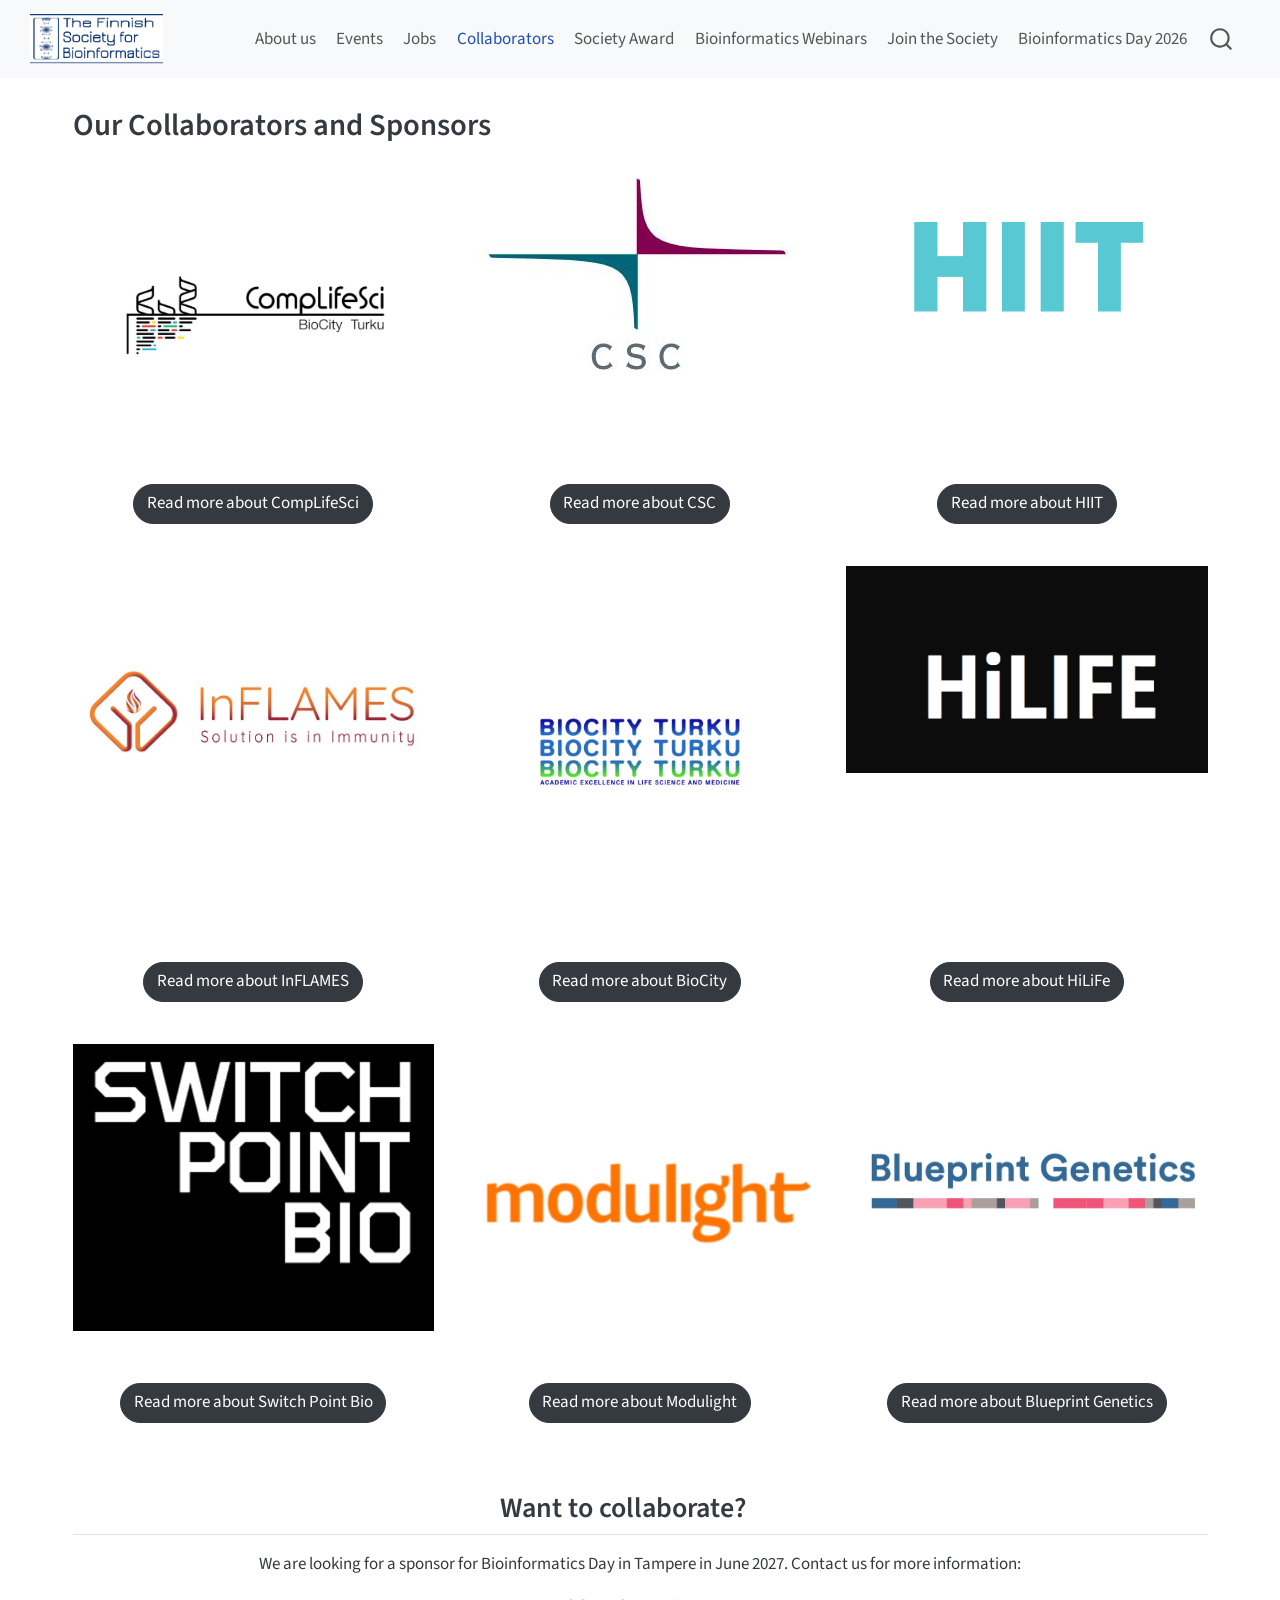
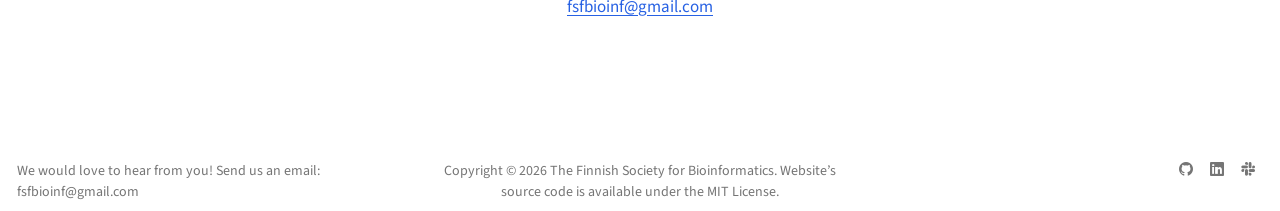
<file: pages/collaborators.html>
<!DOCTYPE html>
<html xmlns="http://www.w3.org/1999/xhtml" lang="en" xml:lang="en"><head>

<meta charset="utf-8">
<meta name="generator" content="quarto-1.11.9">

<meta name="viewport" content="width=device-width, initial-scale=1.0, user-scalable=yes">


<title>Our Collaborators and Sponsors – The Finnish Society for Bioinformatics</title>
<style>
/* Default styles provided by pandoc.
** See https://pandoc.org/MANUAL.html#variables-for-html for config info.
*/
span.smallcaps{font-variant: small-caps;}
div.columns{display: flex; gap: 1.5em;}
div.column{flex: auto;}
@media screen {
div.columns{gap: min(4vw, 1.5em);}
div.column{overflow-x: auto;}
}
div.hanging-indent{margin-left: 1.5em; text-indent: -1.5em;}
ul.task-list{list-style: none;}
ul.task-list li input[type="checkbox"] {
  width: 0.8em;
  margin: 0 0.8em 0.2em -1em; /* quarto-specific, see https://github.com/quarto-dev/quarto-cli/issues/4556 */ 
  vertical-align: middle;
}
</style>


<script src="../site_libs/quarto-nav/quarto-nav.js"></script>
<script src="../site_libs/quarto-nav/headroom.min.js"></script>
<script src="../site_libs/clipboard/clipboard.min.js"></script>
<script src="../site_libs/quarto-search/autocomplete.umd.js"></script>
<script src="../site_libs/quarto-search/fuse.min.js"></script>
<script src="../site_libs/quarto-search/quarto-search.js"></script>
<meta name="quarto:offset" content="../">
<link href="../images/round_logo.jpg" rel="icon" type="image/jpeg">
<script src="../site_libs/quarto-html/quarto.js" type="module"></script>
<script src="../site_libs/quarto-html/tabsets/tabsets.js" type="module"></script>
<script src="../site_libs/quarto-html/scrollable-regions/scrollable-regions.js" type="module"></script>
<script src="../site_libs/quarto-html/popper.min.js"></script>
<script src="../site_libs/quarto-html/tippy.umd.min.js"></script>
<script src="../site_libs/quarto-html/anchor.min.js"></script>
<link href="../site_libs/quarto-html/tippy.css" rel="stylesheet">
<link href="../site_libs/quarto-html/quarto-syntax-highlighting-63b5708e65d6cd79cd7618c58d0c21e7.css" rel="stylesheet" id="quarto-text-highlighting-styles">
<script src="../site_libs/bootstrap/bootstrap.min.js"></script>
<link href="../site_libs/bootstrap/bootstrap-icons.css" rel="stylesheet">
<link href="../site_libs/bootstrap/bootstrap-929b974d19bd5b303ffb9e0162cca0c1.min.css" rel="stylesheet" append-hash="true" id="quarto-bootstrap" data-mode="light">
<script id="quarto-search-options" type="application/json">{
  "location": "navbar",
  "copy-button": false,
  "collapse-after": 3,
  "panel-placement": "end",
  "type": "overlay",
  "limit": 50,
  "keyboard-shortcut": [
    "f",
    "/",
    "s"
  ],
  "show-item-context": false,
  "language": {
    "search-no-results-text": "No results",
    "search-matching-documents-text": "matching documents",
    "search-copy-link-title": "Copy link to search",
    "search-hide-matches-text": "Hide additional matches",
    "search-more-match-text": "more match in this document",
    "search-more-matches-text": "more matches in this document",
    "search-clear-button-title": "Clear",
    "search-text-placeholder": "",
    "search-detached-cancel-button-title": "Cancel",
    "search-submit-button-title": "Submit",
    "search-label": "Search"
  }
}</script>


<meta property="og:title" content="Our Collaborators and Sponsors – The Finnish Society for Bioinformatics">
<meta property="og:description" content="Finnish Society for Bioinformatics website">
<meta property="og:image" content="https://bioinf.fi/images/ComplifeSci.jpg">
<meta property="og:site_name" content="The Finnish Society for Bioinformatics">
<meta property="og:image:height" content="761">
<meta property="og:image:width" content="902">
</head>

<body class="nav-fixed quarto-light"><a id="quarto-skip-link" class="visually-hidden-focusable" href="#quarto-document-content">Skip to main content</a>

<div id="quarto-search-results"></div>
  <header id="quarto-header" class="headroom fixed-top">
    <nav class="navbar navbar-expand-lg " data-bs-theme="dark" aria-label="Site">
      <div class="navbar-container container-fluid">
      <div class="navbar-brand-container mx-auto">
    <a href="../index.html" class="navbar-brand navbar-brand-logo">
    <img src="../images/logo_white.jpg" alt="Finnish Society for Bioinformatics" class="navbar-logo light-content">
    <img src="../images/logo_white.jpg" alt="Finnish Society for Bioinformatics" class="navbar-logo dark-content">
    </a>
  </div>
          <button class="navbar-toggler" type="button" data-bs-toggle="collapse" data-bs-target="#navbarCollapse" aria-controls="navbarCollapse" aria-expanded="false" aria-label="Toggle navigation" onclick="if (window.quartoToggleHeadroom) { window.quartoToggleHeadroom(); }">
  <span class="navbar-toggler-icon"></span>
</button>
          <div class="collapse navbar-collapse" id="navbarCollapse">
            <ul class="navbar-nav navbar-nav-scroll ms-auto">
  <li class="nav-item">
    <a class="nav-link" href="../pages/about.html"> 
<span class="menu-text">About us</span></a>
  </li>  
  <li class="nav-item">
    <a class="nav-link" href="../pages/events.html"> 
<span class="menu-text">Events</span></a>
  </li>  
  <li class="nav-item">
    <a class="nav-link" href="../pages/jobs.html"> 
<span class="menu-text">Jobs</span></a>
  </li>  
  <li class="nav-item">
    <a class="nav-link active" href="../pages/collaborators.html" aria-current="page"> 
<span class="menu-text">Collaborators</span></a>
  </li>  
  <li class="nav-item">
    <a class="nav-link" href="../pages/society-award.html"> 
<span class="menu-text">Society Award</span></a>
  </li>  
  <li class="nav-item">
    <a class="nav-link" href="../pages/bioinformatics-webinars.html"> 
<span class="menu-text">Bioinformatics Webinars</span></a>
  </li>  
  <li class="nav-item">
    <a class="nav-link" href="../pages/join-the-society.html"> 
<span class="menu-text">Join the Society</span></a>
  </li>  
  <li class="nav-item">
    <a class="nav-link" href="../pages/bioinformatics-day-2026.html"> 
<span class="menu-text">Bioinformatics Day 2026</span></a>
  </li>  
</ul>
          </div> <!-- /navcollapse -->
            <div class="quarto-navbar-tools">
</div>
            <div id="quarto-search" class="" title="Search"></div>
      </div> <!-- /container-fluid -->
    </nav>
</header>
<!-- content -->
<div id="quarto-content" class="quarto-container page-columns page-rows-contents page-layout-full page-navbar">
<!-- sidebar -->
<!-- margin-sidebar -->
    
<!-- main -->
<main class="content column-page" id="quarto-document-content" tabindex="-1">

<header id="title-block-header" class="quarto-title-block default">
<div class="quarto-title">
<h1 class="title">Our Collaborators and Sponsors</h1>
</div>



<div class="quarto-title-meta column-page">

    
  
    
  </div>
  


</header>


<div class="grid">
<!-- Small screens: one listing -->
<!-- Medium screens: two listings -->
<!-- Large screens: three listings -->
<div class="g-col-12 g-col-md-6 g-col-lg-4 d-flex flex-column text-center">
<p><img src="../images/ComplifeSci.jpg" class="img-fluid"></p>
<div class="mt-auto">
<p><a href="https://biocityturku.fi/research-programs/complifesci/" class="btn btn-dark rounded-pill" target="_blank">Read more about CompLifeSci</a></p>
</div>
</div>
<div class="g-col-12 g-col-md-6 g-col-lg-4 d-flex flex-column text-center">
<p><img src="../images/csc.jpg" class="img-fluid"></p>
<div class="mt-auto">
<p><a href="https://csc.fi/en/" class="btn btn-dark rounded-pill" target="_blank">Read more about CSC</a></p>
</div>
</div>
<div class="g-col-12 g-col-md-6 g-col-lg-4 d-flex flex-column text-center">
<p><img src="../images/HIIT.png" class="img-fluid"></p>
<div class="mt-auto">
<p><a href="https://www.hiit.fi/" class="btn btn-dark rounded-pill" target="_blank">Read more about HIIT</a></p>
</div>
</div>
<div class="g-col-12 g-col-md-6 g-col-lg-4 d-flex flex-column text-center">
<p><img src="../images/inflames.jpg" class="img-fluid"></p>
<div class="mt-auto">
<p><a href="https://inflames.utu.fi/" class="btn btn-dark rounded-pill" target="_blank">Read more about InFLAMES</a></p>
</div>
</div>
<div class="g-col-12 g-col-md-6 g-col-lg-4 d-flex flex-column text-center">
<p><img src="../images/biocity.jpg" class="img-fluid"></p>
<div class="mt-auto pt-3">
<p><a href="https://biocityturku.fi/" class="btn btn-dark rounded-pill" target="_blank">Read more about BioCity</a></p>
</div>
</div>
<div class="g-col-12 g-col-md-6 g-col-lg-4 d-flex flex-column text-center">
<p><img src="../images/HiLiFe2.png" class="img-fluid"></p>
<div class="mt-auto">
<p><a href="https://www.helsinki.fi/en/hilife-helsinki-institute-life-science" class="btn btn-dark rounded-pill" target="_blank">Read more about HiLiFe</a></p>
</div>
</div>
<div class="g-col-12 g-col-md-6 g-col-lg-4 d-flex flex-column text-center">
<p><img src="../images/sp_logo.png" class="img-fluid"></p>
<div class="mt-auto">
<p><a href="https://www.switchpointbio.com/" class="btn btn-dark rounded-pill" target="_blank">Read more about Switch Point Bio</a></p>
</div>
</div>
<div class="g-col-12 g-col-md-6 g-col-lg-4 d-flex flex-column text-center">
<p><img src="../images/modulight.jpg" class="img-fluid"></p>
<div class="mt-0">
<p><a href="https://modulight.com/" class="btn btn-dark rounded-pill" target="_blank">Read more about Modulight</a></p>
</div>
</div>
<div class="g-col-12 g-col-md-6 g-col-lg-4 d-flex flex-column text-center">
<p><img src="../images/Blueprint.jpg" class="img-fluid"></p>
<div class="mt-auto">
<p><a href="https://blueprintgenetics.com/" class="btn btn-dark rounded-pill" target="_blank">Read more about Blueprint Genetics</a></p>
</div>
</div>
</div>
<section id="want-to-collaborate" class="level2 text-center my-5">
<h2 class="anchored" data-anchor-id="want-to-collaborate">Want to collaborate?</h2>
<p>We are looking for a sponsor for Bioinformatics Day in Tampere in June 2027. Contact us for more information:</p>
<p><a href="mailto:fsfbioinf@gmail.com">fsfbioinf@gmail.com</a></p>
</section>



</main> <!-- /main -->
<script id="quarto-html-after-body" type="application/javascript">
  window.document.addEventListener("DOMContentLoaded", function (event) {
    const icon = "";
    const anchorJS = new window.AnchorJS();
    anchorJS.options = {
      placement: 'right',
      icon: icon
    };
    anchorJS.add('.anchored');
    const isCodeAnnotation = (el) => {
      for (const clz of el.classList) {
        if (clz.startsWith('code-annotation-')) {                     
          return true;
        }
      }
      return false;
    }
    const onCopySuccess = function(e) {
      // button target
      const button = e.trigger;
      // don't keep focus
      button.blur();
      // flash "checked"
      button.classList.add('code-copy-button-checked');
      var currentTitle = button.getAttribute("title");
      button.setAttribute("title", "Copied!");
      let tooltip;
      if (window.bootstrap) {
        button.setAttribute("data-bs-toggle", "tooltip");
        button.setAttribute("data-bs-placement", "left");
        button.setAttribute("data-bs-title", "Copied!");
        tooltip = new bootstrap.Tooltip(button, 
          { trigger: "manual", 
            customClass: "code-copy-button-tooltip",
            offset: [0, -8]});
        tooltip.show();    
      }
      setTimeout(function() {
        if (tooltip) {
          tooltip.hide();
          button.removeAttribute("data-bs-title");
          button.removeAttribute("data-bs-toggle");
          button.removeAttribute("data-bs-placement");
        }
        button.setAttribute("title", currentTitle);
        button.classList.remove('code-copy-button-checked');
      }, 1000);
      // clear code selection
      e.clearSelection();
    }
    const getTextToCopy = function(trigger) {
      const outerScaffold = trigger.parentElement.cloneNode(true);
      const codeEl = outerScaffold.querySelector('code');
      for (const childEl of codeEl.children) {
        if (isCodeAnnotation(childEl)) {
          childEl.remove();
        }
      }
      return codeEl.innerText;
    }
    const clipboard = new window.ClipboardJS('.code-copy-button:not([data-in-quarto-modal])', {
      text: getTextToCopy
    });
    clipboard.on('success', onCopySuccess);
    if (window.document.getElementById('quarto-embedded-source-code-modal')) {
      const clipboardModal = new window.ClipboardJS('.code-copy-button[data-in-quarto-modal]', {
        text: getTextToCopy,
        container: window.document.getElementById('quarto-embedded-source-code-modal')
      });
      clipboardModal.on('success', onCopySuccess);
    }
      var localhostRegex = new RegExp(/^(?:http|https):\/\/localhost\:?[0-9]*\//);
      var mailtoRegex = new RegExp(/^mailto:/);
        var filterRegex = new RegExp("https:\/\/bioinf\.fi");
      var isInternal = (href) => {
          return filterRegex.test(href) || localhostRegex.test(href) || mailtoRegex.test(href);
      }
      // Inspect non-navigation links and adorn them if external
      window.quartoDecorateExternalLinks = function (root) {
     var links = (root || window.document).querySelectorAll('a[href]:not(.nav-link):not(.navbar-brand):not(.toc-action):not(.sidebar-link):not(.sidebar-item-toggle):not(.pagination-link):not(.no-external):not([aria-hidden]):not(.dropdown-item):not(.quarto-navigation-tool):not(.about-link)');
      for (var i=0; i<links.length; i++) {
        const link = links[i];
        if (!isInternal(link.href)) {
          // undo the damage that might have been done by quarto-nav.js in the case of
          // links that we want to consider external
          if (link.dataset.originalHref !== undefined) {
            link.href = link.dataset.originalHref;
          }
          if (!link.classList.contains('no-external-icon')) {
          }
        }
      }
      };
      window.quartoDecorateExternalLinks(window.document);
    // Esc closes the popup (WCAG 1.4.13) and focus leaving both trigger and
    // popup closes it (WCAG 2.4.11); tippy handles neither for interactive popups.
    const hideOnEscAndFocusOut = {
      name: 'hideOnEscAndFocusOut',
      defaultValue: true,
      fn(instance) {
        const dismiss = () => {
          // A show scheduled by the trigger delay would otherwise reopen it
          instance.clearDelayTimeouts();
          instance.hide();
        };
        const onKeyDown = (event) => {
          if (event.key !== 'Escape') {
            return;
          }
          // Keep Esc from also reaching page handlers (e.g. reveal.js overview),
          // except an open reveal.js slide menu, which Esc should close too.
          // The menu handles keys only when its keyboard option is on.
          const menuHandlesEsc = window.Reveal?.getPlugin?.('menu')?.isOpen() &&
            window.Reveal.getConfig().menu?.keyboard !== false;
          if (!menuHandlesEsc) {
            event.stopPropagation();
          }
          if (instance.popper.contains(window.document.activeElement)) {
            // Disabled while refocusing so the focus trigger does not reopen it
            instance.disable();
            instance.reference.focus();
            instance.enable();
          }
          dismiss();
        };
        const onFocusOut = (event) => {
          const target = event.relatedTarget;
          if (target && !instance.reference.contains(target) &&
              !instance.popper.contains(target)) {
            dismiss();
          }
        };
        // On the trigger too: a click trigger (code-annotations: select) has no
        // blur handling. Attached for the instance's lifetime so leaving the
        // trigger also cancels a show still pending on the trigger delay.
        instance.reference.addEventListener('focusout', onFocusOut);
        return {
          onShow() {
            window.document.addEventListener('keydown', onKeyDown, true);
            instance.popper.addEventListener('focusout', onFocusOut);
          },
          onHide() {
            window.document.removeEventListener('keydown', onKeyDown, true);
            instance.popper.removeEventListener('focusout', onFocusOut);
          },
          onDestroy() {
            instance.reference.removeEventListener('focusout', onFocusOut);
          },
        };
      },
    };
    function tippyHover(el, contentFn, onTriggerFn, onUntriggerFn) {
      const config = {
        allowHTML: true,
        maxWidth: 500,
        delay: 100,
        arrow: false,
        appendTo: function(el) {
            return el.parentElement;
        },
        interactive: true,
        interactiveBorder: 10,
        theme: 'quarto',
        placement: 'bottom-start',
        plugins: [hideOnEscAndFocusOut],
      };
      if (contentFn) {
        config.content = contentFn;
      }
      if (onTriggerFn) {
        config.onTrigger = onTriggerFn;
      }
      if (onUntriggerFn) {
        config.onUntrigger = onUntriggerFn;
      }
      window.tippy(el, config); 
    }
    const noterefs = window.document.querySelectorAll('a[role="doc-noteref"]');
    for (var i=0; i<noterefs.length; i++) {
      const ref = noterefs[i];
      tippyHover(ref, function() {
        // use id or data attribute instead here
        let href = ref.getAttribute('data-footnote-href') || ref.getAttribute('href');
        try { href = new URL(href).hash; } catch {}
        const id = href.replace(/^#\/?/, "");
        const note = window.document.getElementById(id);
        if (note) {
          return note.innerHTML;
        } else {
          return "";
        }
      });
    }
    const xrefs = window.document.querySelectorAll('a.quarto-xref');
    const processXRef = (id, note) => {
      // Strip column container classes
      const stripColumnClz = (el) => {
        el.classList.remove("page-full", "page-columns");
        if (el.children) {
          for (const child of el.children) {
            stripColumnClz(child);
          }
        }
      }
      stripColumnClz(note)
      if (id === null || id.startsWith('sec-')) {
        // Special case sections, only their first couple elements
        const container = document.createElement("div");
        if (note.children && note.children.length > 2) {
          container.appendChild(note.children[0].cloneNode(true));
          for (let i = 1; i < note.children.length; i++) {
            const child = note.children[i];
            if (child.tagName === "P" && child.innerText === "") {
              continue;
            } else {
              container.appendChild(child.cloneNode(true));
              break;
            }
          }
          if (window.Quarto?.typesetMath) {
            window.Quarto.typesetMath(container);
          }
          return container.innerHTML
        } else {
          if (window.Quarto?.typesetMath) {
            window.Quarto.typesetMath(note);
          }
          return note.innerHTML;
        }
      } else {
        // Remove any anchor links if they are present
        const anchorLink = note.querySelector('a.anchorjs-link');
        if (anchorLink) {
          anchorLink.remove();
        }
        if (window.Quarto?.typesetMath) {
          window.Quarto.typesetMath(note);
        }
        if (note.classList.contains("callout")) {
          return note.outerHTML;
        } else {
          return note.innerHTML;
        }
      }
    }
    for (var i=0; i<xrefs.length; i++) {
      const xref = xrefs[i];
      tippyHover(xref, undefined, function(instance) {
        instance.disable();
        let url = xref.getAttribute('href');
        let hash = undefined; 
        if (url.startsWith('#')) {
          hash = url;
        } else {
          try { hash = new URL(url).hash; } catch {}
        }
        if (hash) {
          const id = hash.replace(/^#\/?/, "");
          const note = window.document.getElementById(id);
          if (note !== null) {
            try {
              const html = processXRef(id, note.cloneNode(true));
              instance.setContent(html);
            } finally {
              instance.enable();
              instance.show();
            }
          } else {
            // See if we can fetch this
            fetch(url.split('#')[0])
            .then(res => res.text())
            .then(html => {
              const parser = new DOMParser();
              const htmlDoc = parser.parseFromString(html, "text/html");
              const note = htmlDoc.getElementById(id);
              if (note !== null) {
                const html = processXRef(id, note);
                instance.setContent(html);
              } 
            }).finally(() => {
              instance.enable();
              instance.show();
            });
          }
        } else {
          // See if we can fetch a full url (with no hash to target)
          // This is a special case and we should probably do some content thinning / targeting
          fetch(url)
          .then(res => res.text())
          .then(html => {
            const parser = new DOMParser();
            const htmlDoc = parser.parseFromString(html, "text/html");
            const note = htmlDoc.querySelector('main.content');
            if (note !== null) {
              // This should only happen for chapter cross references
              // (since there is no id in the URL)
              // remove the first header
              if (note.children.length > 0 && note.children[0].tagName === "HEADER") {
                note.children[0].remove();
              }
              const html = processXRef(null, note);
              instance.setContent(html);
            } 
          }).finally(() => {
            instance.enable();
            instance.show();
          });
        }
      }, function(instance) {
      });
    }
        let selectedAnnoteEl;
        const selectorForAnnotation = ( cell, annotation) => {
          let cellAttr = 'data-code-cell="' + cell + '"';
          let lineAttr = 'data-code-annotation="' +  annotation + '"';
          const selector = 'span[' + cellAttr + '][' + lineAttr + ']';
          return selector;
        }
        const selectCodeLines = (annoteEl) => {
          const doc = window.document;
          const targetCell = annoteEl.getAttribute("data-target-cell");
          const targetAnnotation = annoteEl.getAttribute("data-target-annotation");
          const annoteSpan = window.document.querySelector(selectorForAnnotation(targetCell, targetAnnotation));
          const lines = annoteSpan.getAttribute("data-code-lines").split(",");
          const lineIds = lines.map((line) => {
            return targetCell + "-" + line;
          })
          // Each band is positioned against its own containing block, which is
          // not the offsetParent of the lines, so place it from client rects.
          const placeBand = (band, firstEl, lastEl, codeBlock) => {
            const container = band.offsetParent;
            if (container === null) {
              return;
            }
            const containerRect = container.getBoundingClientRect();
            // Reveal.js scales slides with a transform, so convert client
            // pixels back to the CSS pixels of the container.
            const scale = containerRect.height / container.offsetHeight || 1;
            const firstRect = firstEl.getBoundingClientRect();
            const lastRect = lastEl.getBoundingClientRect();
            const top = (firstRect.top - containerRect.top) / scale - container.clientTop + container.scrollTop;
            const height = (lastRect.bottom - firstRect.top) / scale;
            band.style.top = top - 2 + "px";
            band.style.height = height + 4 + "px";
            if (codeBlock) {
              // Without the copy button wrapper, the containing block is wider
              // than the code block, so span the code block explicitly.
              const blockRect = codeBlock.getBoundingClientRect();
              band.style.left = (blockRect.left - containerRect.left) / scale - container.clientLeft + container.scrollLeft + "px";
              band.style.width = blockRect.width / scale + "px";
            }
          };
          if (lineIds.length > 0) {
            const el = window.document.getElementById(lineIds[0]);
            const lastEl = window.document.getElementById(lineIds[lineIds.length - 1]);
            const parent = el.parentElement.parentElement;
            // cook up a div (if necessary) and position it
            let div = window.document.getElementById("code-annotation-line-highlight");
            if (div === null) {
              div = window.document.createElement("div");
              div.setAttribute("id", "code-annotation-line-highlight");
              div.style.position = 'absolute';
              parent.appendChild(div);
            }
            placeBand(div, el, lastEl, parent.closest("div.sourceCode") || parent);
            let gutterDiv = window.document.getElementById("code-annotation-line-highlight-gutter");
            if (gutterDiv === null) {
              gutterDiv = window.document.createElement("div");
              gutterDiv.setAttribute("id", "code-annotation-line-highlight-gutter");
              gutterDiv.style.position = 'absolute';
              const codeCell = window.document.getElementById(targetCell);
              const gutter = codeCell.querySelector('.code-annotation-gutter');
              gutter.appendChild(gutterDiv);
            }
            placeBand(gutterDiv, el, lastEl);
            selectedAnnoteEl = annoteEl;
          }
        };
        const unselectCodeLines = () => {
          const elementsIds = ["code-annotation-line-highlight", "code-annotation-line-highlight-gutter"];
          elementsIds.forEach((elId) => {
            const div = window.document.getElementById(elId);
            if (div) {
              div.remove();
            }
          });
          selectedAnnoteEl = undefined;
        };
          // Handle positioning of the toggle
      window.addEventListener(
        "resize",
        throttle(() => {
          elRect = undefined;
          if (selectedAnnoteEl) {
            selectCodeLines(selectedAnnoteEl);
          }
        }, 10)
      );
      function throttle(fn, ms) {
      let throttle = false;
      let timer;
        return (...args) => {
          if(!throttle) { // first call gets through
              fn.apply(this, args);
              throttle = true;
          } else { // all the others get throttled
              if(timer) clearTimeout(timer); // cancel #2
              timer = setTimeout(() => {
                fn.apply(this, args);
                timer = throttle = false;
              }, ms);
          }
        };
      }
        // Attach click handler to the DT
        const annoteDls = window.document.querySelectorAll('dt[data-target-cell]');
        for (const annoteDlNode of annoteDls) {
          annoteDlNode.addEventListener('click', (event) => {
            const clickedEl = event.target;
            if (clickedEl !== selectedAnnoteEl) {
              unselectCodeLines();
              const activeEl = window.document.querySelector('dt[data-target-cell].code-annotation-active');
              if (activeEl) {
                activeEl.classList.remove('code-annotation-active');
              }
              selectCodeLines(clickedEl);
              clickedEl.classList.add('code-annotation-active');
            } else {
              // Unselect the line
              unselectCodeLines();
              clickedEl.classList.remove('code-annotation-active');
            }
          });
        }
    const findCites = (el) => {
      const parentEl = el.parentElement;
      if (parentEl) {
        const cites = parentEl.dataset.cites;
        if (cites) {
          return {
            el,
            cites: cites.split(' ')
          };
        } else {
          return findCites(el.parentElement)
        }
      } else {
        return undefined;
      }
    };
    var bibliorefs = window.document.querySelectorAll('a[role="doc-biblioref"]');
    for (var i=0; i<bibliorefs.length; i++) {
      const ref = bibliorefs[i];
      const citeInfo = findCites(ref);
      if (citeInfo) {
        tippyHover(citeInfo.el, function() {
          var popup = window.document.createElement('div');
          citeInfo.cites.forEach(function(cite) {
            var citeDiv = window.document.createElement('div');
            citeDiv.classList.add('hanging-indent');
            citeDiv.classList.add('csl-entry');
            var biblioDiv = window.document.getElementById('ref-' + cite);
            if (biblioDiv) {
              citeDiv.innerHTML = biblioDiv.innerHTML;
            }
            popup.appendChild(citeDiv);
          });
          return popup.innerHTML;
        });
      }
    }
  });
  </script>
  <script type="application/javascript">
  window.quartoScrollableRegionsLabels = {"code":"Scrollable code","output":"Scrollable output"};
  </script>
</div> <!-- /content -->
<footer class="footer">
  <div class="nav-footer">
    <div class="nav-footer-left">
<p>We would love to hear from you! Send us an email: fsfbioinf@gmail.com</p>
</div>   
    <div class="nav-footer-center">
<p>Copyright © 2026 The Finnish Society for Bioinformatics. Website’s source code is available under the MIT License.</p>
</div>
    <div class="nav-footer-right">
      <ul class="footer-items list-unstyled">
    <li class="nav-item compact">
    <a class="nav-link" href="https://github.com/Finnish-Society-for-Bioinformatics">
      <i class="bi bi-github" role="img" aria-label="GitHub">
</i> 
    </a>
  </li>  
    <li class="nav-item compact">
    <a class="nav-link" href="https://www.linkedin.com/company/finnish-society-for-bioinformatics">
      <i class="bi bi-linkedin" role="img" aria-label="LinkedIn">
</i> 
    </a>
  </li>  
    <li class="nav-item compact">
    <a class="nav-link" href="https://bioinffi.slack.com/">
      <i class="bi bi-slack" role="img" aria-label="Slack">
</i> 
    </a>
  </li>  
</ul>
    </div>
  </div>
</footer>




</body></html>
</file>
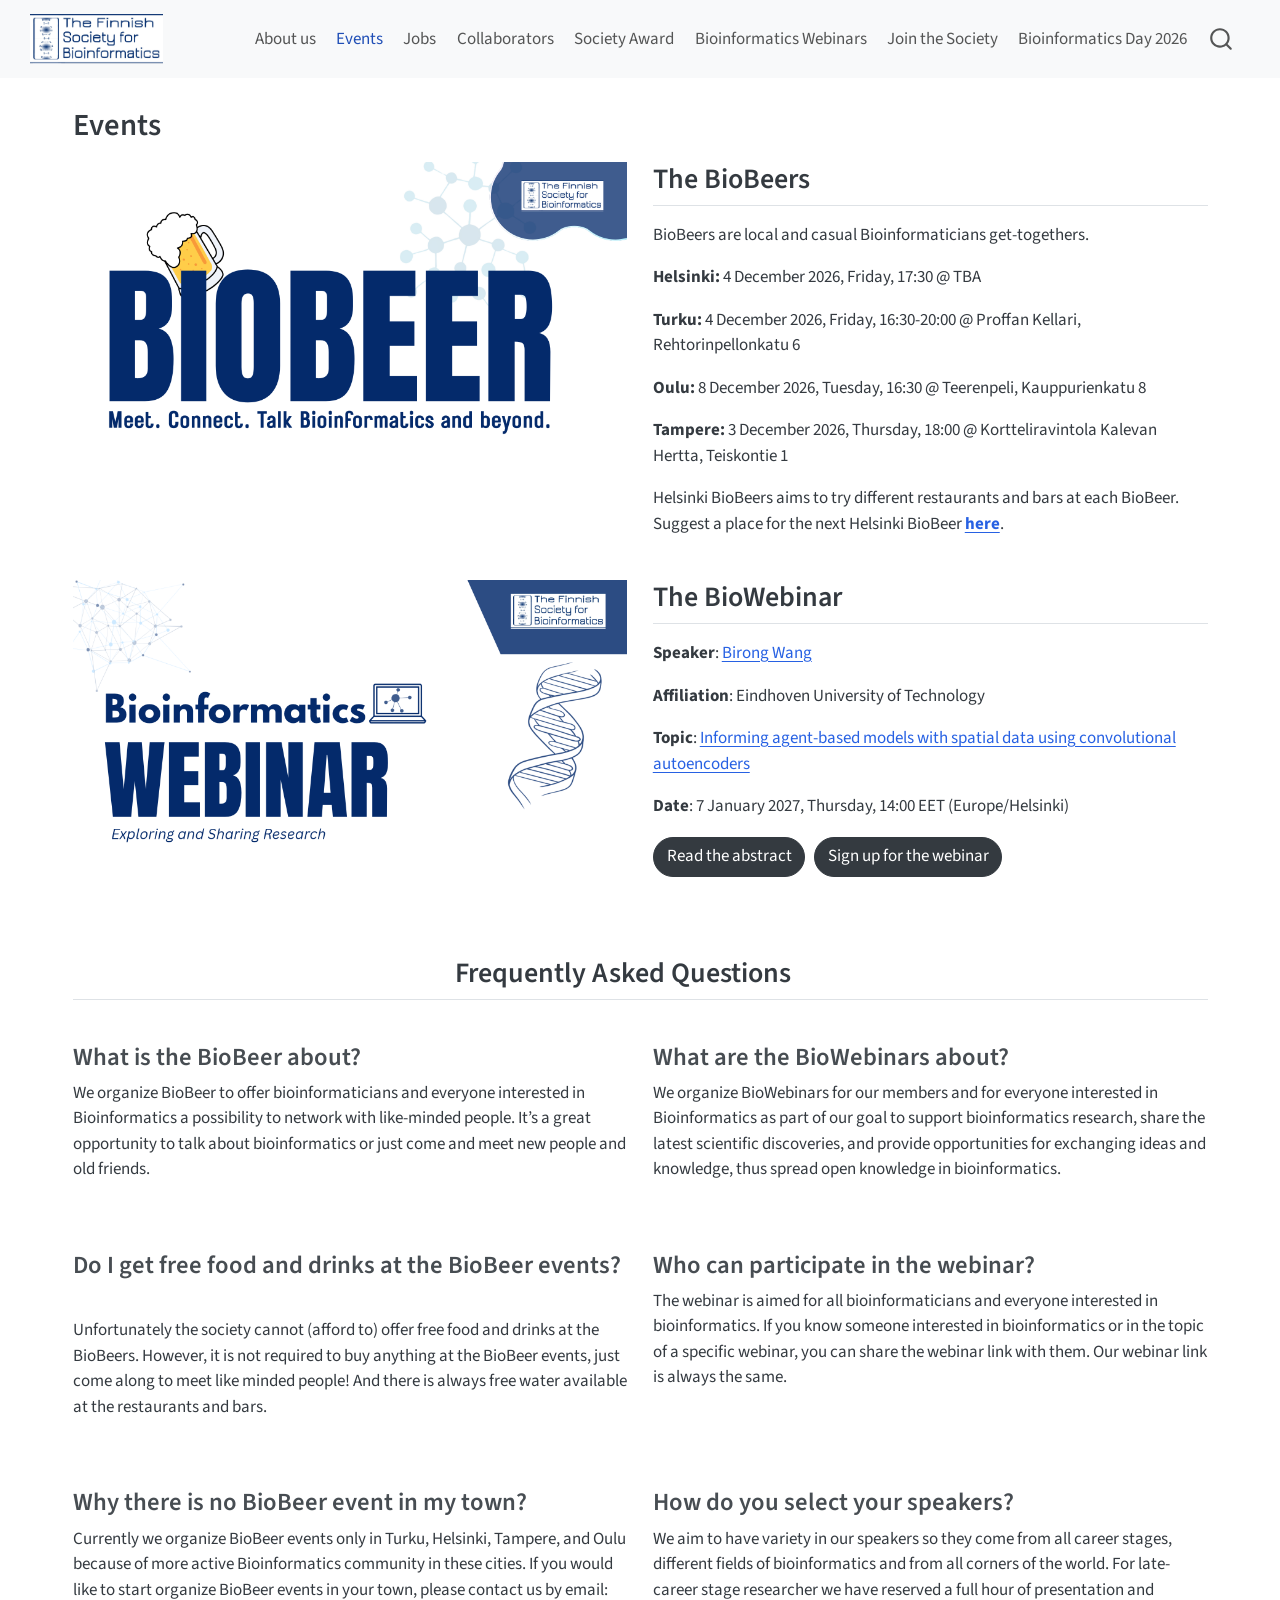
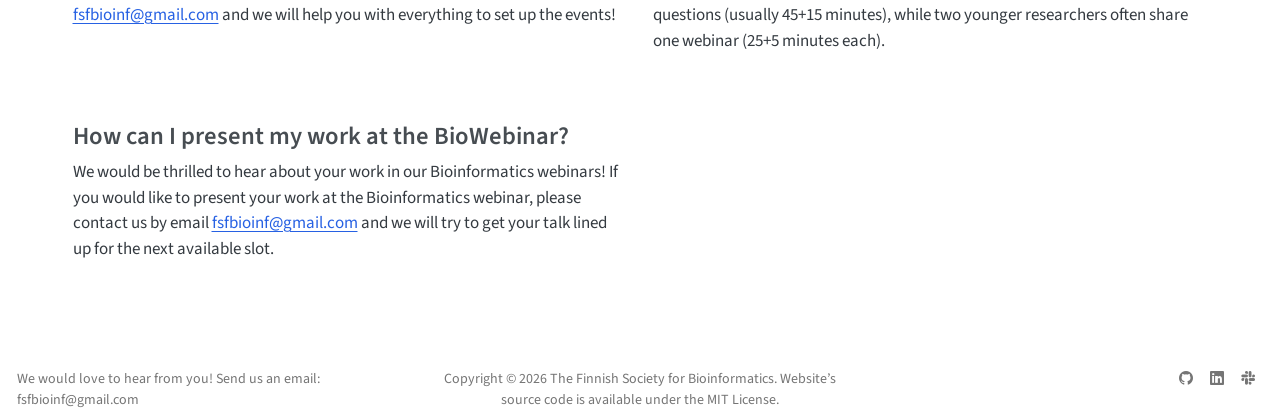
<file: pages/events.html>
<!DOCTYPE html>
<html xmlns="http://www.w3.org/1999/xhtml" lang="en" xml:lang="en"><head>

<meta charset="utf-8">
<meta name="generator" content="quarto-1.11.9">

<meta name="viewport" content="width=device-width, initial-scale=1.0, user-scalable=yes">


<title>Events – The Finnish Society for Bioinformatics</title>
<style>
/* Default styles provided by pandoc.
** See https://pandoc.org/MANUAL.html#variables-for-html for config info.
*/
span.smallcaps{font-variant: small-caps;}
div.columns{display: flex; gap: 1.5em;}
div.column{flex: auto;}
@media screen {
div.columns{gap: min(4vw, 1.5em);}
div.column{overflow-x: auto;}
}
div.hanging-indent{margin-left: 1.5em; text-indent: -1.5em;}
ul.task-list{list-style: none;}
ul.task-list li input[type="checkbox"] {
  width: 0.8em;
  margin: 0 0.8em 0.2em -1em; /* quarto-specific, see https://github.com/quarto-dev/quarto-cli/issues/4556 */ 
  vertical-align: middle;
}
</style>


<script src="../site_libs/quarto-nav/quarto-nav.js"></script>
<script src="../site_libs/quarto-nav/headroom.min.js"></script>
<script src="../site_libs/clipboard/clipboard.min.js"></script>
<script src="../site_libs/quarto-search/autocomplete.umd.js"></script>
<script src="../site_libs/quarto-search/fuse.min.js"></script>
<script src="../site_libs/quarto-search/quarto-search.js"></script>
<meta name="quarto:offset" content="../">
<link href="../images/round_logo.jpg" rel="icon" type="image/jpeg">
<script src="../site_libs/quarto-html/quarto.js" type="module"></script>
<script src="../site_libs/quarto-html/tabsets/tabsets.js" type="module"></script>
<script src="../site_libs/quarto-html/scrollable-regions/scrollable-regions.js" type="module"></script>
<script src="../site_libs/quarto-html/popper.min.js"></script>
<script src="../site_libs/quarto-html/tippy.umd.min.js"></script>
<script src="../site_libs/quarto-html/anchor.min.js"></script>
<link href="../site_libs/quarto-html/tippy.css" rel="stylesheet">
<link href="../site_libs/quarto-html/quarto-syntax-highlighting-63b5708e65d6cd79cd7618c58d0c21e7.css" rel="stylesheet" id="quarto-text-highlighting-styles">
<script src="../site_libs/bootstrap/bootstrap.min.js"></script>
<link href="../site_libs/bootstrap/bootstrap-icons.css" rel="stylesheet">
<link href="../site_libs/bootstrap/bootstrap-929b974d19bd5b303ffb9e0162cca0c1.min.css" rel="stylesheet" append-hash="true" id="quarto-bootstrap" data-mode="light">
<script id="quarto-search-options" type="application/json">{
  "location": "navbar",
  "copy-button": false,
  "collapse-after": 3,
  "panel-placement": "end",
  "type": "overlay",
  "limit": 50,
  "keyboard-shortcut": [
    "f",
    "/",
    "s"
  ],
  "show-item-context": false,
  "language": {
    "search-no-results-text": "No results",
    "search-matching-documents-text": "matching documents",
    "search-copy-link-title": "Copy link to search",
    "search-hide-matches-text": "Hide additional matches",
    "search-more-match-text": "more match in this document",
    "search-more-matches-text": "more matches in this document",
    "search-clear-button-title": "Clear",
    "search-text-placeholder": "",
    "search-detached-cancel-button-title": "Cancel",
    "search-submit-button-title": "Submit",
    "search-label": "Search"
  }
}</script>


<meta property="og:title" content="Events – The Finnish Society for Bioinformatics">
<meta property="og:image" content="https://bioinf.fi/images/biobeer.png">
<meta property="og:site_name" content="The Finnish Society for Bioinformatics">
<meta property="og:image:height" content="1000">
<meta property="og:image:width" content="1800">
</head>

<body class="nav-fixed quarto-light"><a id="quarto-skip-link" class="visually-hidden-focusable" href="#quarto-document-content">Skip to main content</a>

<div id="quarto-search-results"></div>
  <header id="quarto-header" class="headroom fixed-top">
    <nav class="navbar navbar-expand-lg " data-bs-theme="dark" aria-label="Site">
      <div class="navbar-container container-fluid">
      <div class="navbar-brand-container mx-auto">
    <a href="../index.html" class="navbar-brand navbar-brand-logo">
    <img src="../images/logo_white.jpg" alt="Finnish Society for Bioinformatics" class="navbar-logo light-content">
    <img src="../images/logo_white.jpg" alt="Finnish Society for Bioinformatics" class="navbar-logo dark-content">
    </a>
  </div>
          <button class="navbar-toggler" type="button" data-bs-toggle="collapse" data-bs-target="#navbarCollapse" aria-controls="navbarCollapse" aria-expanded="false" aria-label="Toggle navigation" onclick="if (window.quartoToggleHeadroom) { window.quartoToggleHeadroom(); }">
  <span class="navbar-toggler-icon"></span>
</button>
          <div class="collapse navbar-collapse" id="navbarCollapse">
            <ul class="navbar-nav navbar-nav-scroll ms-auto">
  <li class="nav-item">
    <a class="nav-link" href="../pages/about.html"> 
<span class="menu-text">About us</span></a>
  </li>  
  <li class="nav-item">
    <a class="nav-link active" href="../pages/events.html" aria-current="page"> 
<span class="menu-text">Events</span></a>
  </li>  
  <li class="nav-item">
    <a class="nav-link" href="../pages/jobs.html"> 
<span class="menu-text">Jobs</span></a>
  </li>  
  <li class="nav-item">
    <a class="nav-link" href="../pages/collaborators.html"> 
<span class="menu-text">Collaborators</span></a>
  </li>  
  <li class="nav-item">
    <a class="nav-link" href="../pages/society-award.html"> 
<span class="menu-text">Society Award</span></a>
  </li>  
  <li class="nav-item">
    <a class="nav-link" href="../pages/bioinformatics-webinars.html"> 
<span class="menu-text">Bioinformatics Webinars</span></a>
  </li>  
  <li class="nav-item">
    <a class="nav-link" href="../pages/join-the-society.html"> 
<span class="menu-text">Join the Society</span></a>
  </li>  
  <li class="nav-item">
    <a class="nav-link" href="../pages/bioinformatics-day-2026.html"> 
<span class="menu-text">Bioinformatics Day 2026</span></a>
  </li>  
</ul>
          </div> <!-- /navcollapse -->
            <div class="quarto-navbar-tools">
</div>
            <div id="quarto-search" class="" title="Search"></div>
      </div> <!-- /container-fluid -->
    </nav>
</header>
<!-- content -->
<div id="quarto-content" class="quarto-container page-columns page-rows-contents page-layout-full page-navbar">
<!-- sidebar -->
<!-- margin-sidebar -->
    
<!-- main -->
<main class="content column-page" id="quarto-document-content" tabindex="-1">

<header id="title-block-header" class="quarto-title-block default">
<div class="quarto-title">
<h1 class="title">Events</h1>
</div>



<div class="quarto-title-meta column-page">

    
  
    
  </div>
  


</header>


<div class="grid">
<!-- First event -->
<div class="g-col-12 g-col-md-6">
<p><img src="../images/biobeer.png" class="img-fluid"></p>
</div>
<div class="g-col-12 g-col-md-6">
<!-- {.mt-0} is needed to align the image with the title-->
<section id="the-biobeers" class="level2 mt-0">
<h2 class="mt-0 anchored" data-anchor-id="the-biobeers">The BioBeers</h2>
<p>BioBeers are local and casual Bioinformaticians get-togethers.</p>
<p><strong>Helsinki:</strong> 4 December 2026, Friday, 17:30 @ TBA</p>
<p><strong>Turku:</strong> 4 December 2026, Friday, 16:30-20:00 @ Proffan Kellari, Rehtorinpellonkatu 6</p>
<p><strong>Oulu:</strong> 8 December 2026, Tuesday, 16:30 @ Teerenpeli, Kauppurienkatu 8</p>
<p><strong>Tampere:</strong> 3 December 2026, Thursday, 18:00 @ Kortteliravintola Kalevan Hertta, Teiskontie 1</p>
<p>Helsinki BioBeers aims to try different restaurants and bars at each BioBeer. Suggest a place for the next Helsinki BioBeer <a href="https://link.webropolsurveys.com/S/54EAE005F8199416"><strong>here</strong></a>.</p>
</section>
</div>
<!-- Second event -->
<div class="g-col-12 g-col-md-6 text-center">
<p><img src="../images/webinar.png" class="img-fluid"></p>
</div>
<section id="the-biowebinar" class="level2 mt-0 g-col-12 g-col-md-6">
<h2 class="mt-0 anchored" data-anchor-id="the-biowebinar">The BioWebinar</h2>
<p><strong>Speaker</strong>: <a href="https://www.linkedin.com/in/bi-rong-wang-24a138203/">Birong Wang</a></p>
<p><strong>Affiliation</strong>: Eindhoven University of Technology</p>
<p><strong>Topic</strong>: <a href="https://doi.org/10.1093/bioinformatics/btag444">Informing agent-based models with spatial data using convolutional autoencoders</a></p>
<p><strong>Date</strong>: 7 January 2027, Thursday, 14:00 EET (Europe/Helsinki)</p>
<div class="d-flex gap-2">
<p><a href="../pages/bioinformatics-webinars.html" class="btn btn-dark rounded-pill">Read the abstract</a></p>
<p><a href="https://tuni.zoom.us/meeting/register/XmbaHI2YQsuET8nMZDi2nQ" class="btn btn-dark rounded-pill" target="_blank">Sign up for the webinar</a> <!-- [Join the webinar](link){.btn .btn-dark .rounded-pill target="_blank"} --></p>
</div>
</section>
<!-- Third event -->
<!-- Use the template below to add the webinar with the collapsible abstract -->
<!-- :::: {.g-col-12 .g-col-md-6} -->
<!-- ## Bioinformatics Webinar

<!-- **Thursday, 6 March 2025 at 14:00**

<!-- **Next events:** 8 April, 15 May, and 3 June

<!-- **Topic:** KMAP: Kmer Manifold Approximation and Projection for visualizing DNA sequences

<!-- ::: {.callout-note collapse="true"}
<!-- ## Abstract

<!-- Identifying and illustrating patterns in DNA sequences is a crucial task in -->
<!-- various biological data analyses. In this task, patterns are often represented -->
<!-- by sets of kmers, the fundamental building blocks of DNA sequences. -->
<!-- To visually unveil these patterns, we could project each kmer onto a point in -->
<!-- two-dimensional space. However, this projection poses challenges due to the -->
<!-- high-dimensional nature of kmers and their unique mathematical properties. -->
<!---->
<!-- Here, we established a mathematical system to address the peculiarities of the -->
<!-- kmer manifold. Leveraging this kmer manifold theory, we developed a statistical -->
<!-- method named KMAP for detecting kmer patterns and visualizing them in -->
<!-- two-dimensional space. -->
<!---->
<!-- We applied KMAP to three distinct datasets to showcase its utility. KMAP -->
<!-- achieved performance comparable to the classical method MEME, with -->
<!-- approximately 90% similarity in motif discovery from HT-SELEX data. -->
<!---->
<!-- In the analysis of H3K27ac ChIP-seq data from Ewing Sarcoma, we found that -->
<!-- BACH1, OTX2, and ERG1 might affect prognosis by binding to promoter and -->
<!-- enhancer regions across the genome. We also found that FLI1 bound to enhancer -->
<!-- regions after ETV6 degradation, showing competitive binding between ETV6 and -->
<!-- FLI1. -->
<!---->
<!-- Moreover, KMAP identified four prevalent patterns in gene-editing data from the -->
<!-- AAVS1 locus, aligning with findings reported in the literature. -->
<!---->
<!-- These applications underscore that KMAP could be a valuable tool across various -->
<!-- biological contexts. -->
<!-- ::: -->
<!-- :::: -->
</div>
<section id="frequently-asked-questions" class="level2 text-center mt-5">
<h2 class="anchored" data-anchor-id="frequently-asked-questions">Frequently Asked Questions</h2>
</section>
<div class="grid">
<section id="what-is-the-biobeer-about" class="level3 g-col-12 g-col-md-6">
<h3 class="anchored" data-anchor-id="what-is-the-biobeer-about">What is the BioBeer about?</h3>
<p>We organize BioBeer to offer bioinformaticians and everyone interested in Bioinformatics a possibility to network with like-minded people. It’s a great opportunity to talk about bioinformatics or just come and meet new people and old friends.</p>
</section>
<section id="what-are-the-biowebinars-about" class="level3 g-col-12 g-col-md-6">
<h3 class="anchored" data-anchor-id="what-are-the-biowebinars-about">What are the BioWebinars about?</h3>
<p>We organize BioWebinars for our members and for everyone interested in Bioinformatics as part of our goal to support bioinformatics research, share the latest scientific discoveries, and provide opportunities for exchanging ideas and knowledge, thus spread open knowledge in bioinformatics.</p>
</section>
<section id="do-i-get-free-food-and-drinks-at-the-biobeer-events" class="level3 g-col-12 g-col-md-6">
<h3 class="anchored" data-anchor-id="do-i-get-free-food-and-drinks-at-the-biobeer-events">Do I get free food and drinks at the BioBeer events?</h3>
<p>Unfortunately the society cannot (afford to) offer free food and drinks at the BioBeers. However, it is not required to buy anything at the BioBeer events, just come along to meet like minded people! And there is always free water available at the restaurants and bars.</p>
</section>
<section id="who-can-participate-in-the-webinar" class="level3 g-col-12 g-col-md-6">
<h3 class="anchored" data-anchor-id="who-can-participate-in-the-webinar">Who can participate in the webinar?</h3>
<p>The webinar is aimed for all bioinformaticians and everyone interested in bioinformatics. If you know someone interested in bioinformatics or in the topic of a specific webinar, you can share the webinar link with them. Our webinar link is always the same.</p>
</section>
<section id="why-there-is-no-biobeer-event-in-my-town" class="level3 g-col-12 g-col-md-6">
<h3 class="anchored" data-anchor-id="why-there-is-no-biobeer-event-in-my-town">Why there is no BioBeer event in my town?</h3>
<p>Currently we organize BioBeer events only in Turku, Helsinki, Tampere, and Oulu because of more active Bioinformatics community in these cities. If you would like to start organize BioBeer events in your town, please contact us by email: <a href="mailto:fsfbioinf@gmail.com">fsfbioinf@gmail.com</a> and we will help you with everything to set up the events!</p>
</section>
<section id="how-do-you-select-your-speakers" class="level3 g-col-12 g-col-md-6">
<h3 class="anchored" data-anchor-id="how-do-you-select-your-speakers">How do you select your speakers?</h3>
<p>We aim to have variety in our speakers so they come from all career stages, different fields of bioinformatics and from all corners of the world. For late-career stage researcher we have reserved a full hour of presentation and questions (usually 45+15 minutes), while two younger researchers often share one webinar (25+5 minutes each).</p>
</section>
<section id="how-can-i-present-my-work-at-the-biowebinar" class="level3 g-col-12 g-col-md-6">
<h3 class="anchored" data-anchor-id="how-can-i-present-my-work-at-the-biowebinar">How can I present my work at the BioWebinar?</h3>
<p>We would be thrilled to hear about your work in our Bioinformatics webinars! If you would like to present your work at the Bioinformatics webinar, please contact us by email <a href="mailto:fsfbioinf@gmail.com">fsfbioinf@gmail.com</a> and we will try to get your talk lined up for the next available slot.</p>
</section>
</div>



</main> <!-- /main -->
<script id="quarto-html-after-body" type="application/javascript">
  window.document.addEventListener("DOMContentLoaded", function (event) {
    const icon = "";
    const anchorJS = new window.AnchorJS();
    anchorJS.options = {
      placement: 'right',
      icon: icon
    };
    anchorJS.add('.anchored');
    const isCodeAnnotation = (el) => {
      for (const clz of el.classList) {
        if (clz.startsWith('code-annotation-')) {                     
          return true;
        }
      }
      return false;
    }
    const onCopySuccess = function(e) {
      // button target
      const button = e.trigger;
      // don't keep focus
      button.blur();
      // flash "checked"
      button.classList.add('code-copy-button-checked');
      var currentTitle = button.getAttribute("title");
      button.setAttribute("title", "Copied!");
      let tooltip;
      if (window.bootstrap) {
        button.setAttribute("data-bs-toggle", "tooltip");
        button.setAttribute("data-bs-placement", "left");
        button.setAttribute("data-bs-title", "Copied!");
        tooltip = new bootstrap.Tooltip(button, 
          { trigger: "manual", 
            customClass: "code-copy-button-tooltip",
            offset: [0, -8]});
        tooltip.show();    
      }
      setTimeout(function() {
        if (tooltip) {
          tooltip.hide();
          button.removeAttribute("data-bs-title");
          button.removeAttribute("data-bs-toggle");
          button.removeAttribute("data-bs-placement");
        }
        button.setAttribute("title", currentTitle);
        button.classList.remove('code-copy-button-checked');
      }, 1000);
      // clear code selection
      e.clearSelection();
    }
    const getTextToCopy = function(trigger) {
      const outerScaffold = trigger.parentElement.cloneNode(true);
      const codeEl = outerScaffold.querySelector('code');
      for (const childEl of codeEl.children) {
        if (isCodeAnnotation(childEl)) {
          childEl.remove();
        }
      }
      return codeEl.innerText;
    }
    const clipboard = new window.ClipboardJS('.code-copy-button:not([data-in-quarto-modal])', {
      text: getTextToCopy
    });
    clipboard.on('success', onCopySuccess);
    if (window.document.getElementById('quarto-embedded-source-code-modal')) {
      const clipboardModal = new window.ClipboardJS('.code-copy-button[data-in-quarto-modal]', {
        text: getTextToCopy,
        container: window.document.getElementById('quarto-embedded-source-code-modal')
      });
      clipboardModal.on('success', onCopySuccess);
    }
      var localhostRegex = new RegExp(/^(?:http|https):\/\/localhost\:?[0-9]*\//);
      var mailtoRegex = new RegExp(/^mailto:/);
        var filterRegex = new RegExp("https:\/\/bioinf\.fi");
      var isInternal = (href) => {
          return filterRegex.test(href) || localhostRegex.test(href) || mailtoRegex.test(href);
      }
      // Inspect non-navigation links and adorn them if external
      window.quartoDecorateExternalLinks = function (root) {
     var links = (root || window.document).querySelectorAll('a[href]:not(.nav-link):not(.navbar-brand):not(.toc-action):not(.sidebar-link):not(.sidebar-item-toggle):not(.pagination-link):not(.no-external):not([aria-hidden]):not(.dropdown-item):not(.quarto-navigation-tool):not(.about-link)');
      for (var i=0; i<links.length; i++) {
        const link = links[i];
        if (!isInternal(link.href)) {
          // undo the damage that might have been done by quarto-nav.js in the case of
          // links that we want to consider external
          if (link.dataset.originalHref !== undefined) {
            link.href = link.dataset.originalHref;
          }
          if (!link.classList.contains('no-external-icon')) {
          }
        }
      }
      };
      window.quartoDecorateExternalLinks(window.document);
    // Esc closes the popup (WCAG 1.4.13) and focus leaving both trigger and
    // popup closes it (WCAG 2.4.11); tippy handles neither for interactive popups.
    const hideOnEscAndFocusOut = {
      name: 'hideOnEscAndFocusOut',
      defaultValue: true,
      fn(instance) {
        const dismiss = () => {
          // A show scheduled by the trigger delay would otherwise reopen it
          instance.clearDelayTimeouts();
          instance.hide();
        };
        const onKeyDown = (event) => {
          if (event.key !== 'Escape') {
            return;
          }
          // Keep Esc from also reaching page handlers (e.g. reveal.js overview),
          // except an open reveal.js slide menu, which Esc should close too.
          // The menu handles keys only when its keyboard option is on.
          const menuHandlesEsc = window.Reveal?.getPlugin?.('menu')?.isOpen() &&
            window.Reveal.getConfig().menu?.keyboard !== false;
          if (!menuHandlesEsc) {
            event.stopPropagation();
          }
          if (instance.popper.contains(window.document.activeElement)) {
            // Disabled while refocusing so the focus trigger does not reopen it
            instance.disable();
            instance.reference.focus();
            instance.enable();
          }
          dismiss();
        };
        const onFocusOut = (event) => {
          const target = event.relatedTarget;
          if (target && !instance.reference.contains(target) &&
              !instance.popper.contains(target)) {
            dismiss();
          }
        };
        // On the trigger too: a click trigger (code-annotations: select) has no
        // blur handling. Attached for the instance's lifetime so leaving the
        // trigger also cancels a show still pending on the trigger delay.
        instance.reference.addEventListener('focusout', onFocusOut);
        return {
          onShow() {
            window.document.addEventListener('keydown', onKeyDown, true);
            instance.popper.addEventListener('focusout', onFocusOut);
          },
          onHide() {
            window.document.removeEventListener('keydown', onKeyDown, true);
            instance.popper.removeEventListener('focusout', onFocusOut);
          },
          onDestroy() {
            instance.reference.removeEventListener('focusout', onFocusOut);
          },
        };
      },
    };
    function tippyHover(el, contentFn, onTriggerFn, onUntriggerFn) {
      const config = {
        allowHTML: true,
        maxWidth: 500,
        delay: 100,
        arrow: false,
        appendTo: function(el) {
            return el.parentElement;
        },
        interactive: true,
        interactiveBorder: 10,
        theme: 'quarto',
        placement: 'bottom-start',
        plugins: [hideOnEscAndFocusOut],
      };
      if (contentFn) {
        config.content = contentFn;
      }
      if (onTriggerFn) {
        config.onTrigger = onTriggerFn;
      }
      if (onUntriggerFn) {
        config.onUntrigger = onUntriggerFn;
      }
      window.tippy(el, config); 
    }
    const noterefs = window.document.querySelectorAll('a[role="doc-noteref"]');
    for (var i=0; i<noterefs.length; i++) {
      const ref = noterefs[i];
      tippyHover(ref, function() {
        // use id or data attribute instead here
        let href = ref.getAttribute('data-footnote-href') || ref.getAttribute('href');
        try { href = new URL(href).hash; } catch {}
        const id = href.replace(/^#\/?/, "");
        const note = window.document.getElementById(id);
        if (note) {
          return note.innerHTML;
        } else {
          return "";
        }
      });
    }
    const xrefs = window.document.querySelectorAll('a.quarto-xref');
    const processXRef = (id, note) => {
      // Strip column container classes
      const stripColumnClz = (el) => {
        el.classList.remove("page-full", "page-columns");
        if (el.children) {
          for (const child of el.children) {
            stripColumnClz(child);
          }
        }
      }
      stripColumnClz(note)
      if (id === null || id.startsWith('sec-')) {
        // Special case sections, only their first couple elements
        const container = document.createElement("div");
        if (note.children && note.children.length > 2) {
          container.appendChild(note.children[0].cloneNode(true));
          for (let i = 1; i < note.children.length; i++) {
            const child = note.children[i];
            if (child.tagName === "P" && child.innerText === "") {
              continue;
            } else {
              container.appendChild(child.cloneNode(true));
              break;
            }
          }
          if (window.Quarto?.typesetMath) {
            window.Quarto.typesetMath(container);
          }
          return container.innerHTML
        } else {
          if (window.Quarto?.typesetMath) {
            window.Quarto.typesetMath(note);
          }
          return note.innerHTML;
        }
      } else {
        // Remove any anchor links if they are present
        const anchorLink = note.querySelector('a.anchorjs-link');
        if (anchorLink) {
          anchorLink.remove();
        }
        if (window.Quarto?.typesetMath) {
          window.Quarto.typesetMath(note);
        }
        if (note.classList.contains("callout")) {
          return note.outerHTML;
        } else {
          return note.innerHTML;
        }
      }
    }
    for (var i=0; i<xrefs.length; i++) {
      const xref = xrefs[i];
      tippyHover(xref, undefined, function(instance) {
        instance.disable();
        let url = xref.getAttribute('href');
        let hash = undefined; 
        if (url.startsWith('#')) {
          hash = url;
        } else {
          try { hash = new URL(url).hash; } catch {}
        }
        if (hash) {
          const id = hash.replace(/^#\/?/, "");
          const note = window.document.getElementById(id);
          if (note !== null) {
            try {
              const html = processXRef(id, note.cloneNode(true));
              instance.setContent(html);
            } finally {
              instance.enable();
              instance.show();
            }
          } else {
            // See if we can fetch this
            fetch(url.split('#')[0])
            .then(res => res.text())
            .then(html => {
              const parser = new DOMParser();
              const htmlDoc = parser.parseFromString(html, "text/html");
              const note = htmlDoc.getElementById(id);
              if (note !== null) {
                const html = processXRef(id, note);
                instance.setContent(html);
              } 
            }).finally(() => {
              instance.enable();
              instance.show();
            });
          }
        } else {
          // See if we can fetch a full url (with no hash to target)
          // This is a special case and we should probably do some content thinning / targeting
          fetch(url)
          .then(res => res.text())
          .then(html => {
            const parser = new DOMParser();
            const htmlDoc = parser.parseFromString(html, "text/html");
            const note = htmlDoc.querySelector('main.content');
            if (note !== null) {
              // This should only happen for chapter cross references
              // (since there is no id in the URL)
              // remove the first header
              if (note.children.length > 0 && note.children[0].tagName === "HEADER") {
                note.children[0].remove();
              }
              const html = processXRef(null, note);
              instance.setContent(html);
            } 
          }).finally(() => {
            instance.enable();
            instance.show();
          });
        }
      }, function(instance) {
      });
    }
        let selectedAnnoteEl;
        const selectorForAnnotation = ( cell, annotation) => {
          let cellAttr = 'data-code-cell="' + cell + '"';
          let lineAttr = 'data-code-annotation="' +  annotation + '"';
          const selector = 'span[' + cellAttr + '][' + lineAttr + ']';
          return selector;
        }
        const selectCodeLines = (annoteEl) => {
          const doc = window.document;
          const targetCell = annoteEl.getAttribute("data-target-cell");
          const targetAnnotation = annoteEl.getAttribute("data-target-annotation");
          const annoteSpan = window.document.querySelector(selectorForAnnotation(targetCell, targetAnnotation));
          const lines = annoteSpan.getAttribute("data-code-lines").split(",");
          const lineIds = lines.map((line) => {
            return targetCell + "-" + line;
          })
          // Each band is positioned against its own containing block, which is
          // not the offsetParent of the lines, so place it from client rects.
          const placeBand = (band, firstEl, lastEl, codeBlock) => {
            const container = band.offsetParent;
            if (container === null) {
              return;
            }
            const containerRect = container.getBoundingClientRect();
            // Reveal.js scales slides with a transform, so convert client
            // pixels back to the CSS pixels of the container.
            const scale = containerRect.height / container.offsetHeight || 1;
            const firstRect = firstEl.getBoundingClientRect();
            const lastRect = lastEl.getBoundingClientRect();
            const top = (firstRect.top - containerRect.top) / scale - container.clientTop + container.scrollTop;
            const height = (lastRect.bottom - firstRect.top) / scale;
            band.style.top = top - 2 + "px";
            band.style.height = height + 4 + "px";
            if (codeBlock) {
              // Without the copy button wrapper, the containing block is wider
              // than the code block, so span the code block explicitly.
              const blockRect = codeBlock.getBoundingClientRect();
              band.style.left = (blockRect.left - containerRect.left) / scale - container.clientLeft + container.scrollLeft + "px";
              band.style.width = blockRect.width / scale + "px";
            }
          };
          if (lineIds.length > 0) {
            const el = window.document.getElementById(lineIds[0]);
            const lastEl = window.document.getElementById(lineIds[lineIds.length - 1]);
            const parent = el.parentElement.parentElement;
            // cook up a div (if necessary) and position it
            let div = window.document.getElementById("code-annotation-line-highlight");
            if (div === null) {
              div = window.document.createElement("div");
              div.setAttribute("id", "code-annotation-line-highlight");
              div.style.position = 'absolute';
              parent.appendChild(div);
            }
            placeBand(div, el, lastEl, parent.closest("div.sourceCode") || parent);
            let gutterDiv = window.document.getElementById("code-annotation-line-highlight-gutter");
            if (gutterDiv === null) {
              gutterDiv = window.document.createElement("div");
              gutterDiv.setAttribute("id", "code-annotation-line-highlight-gutter");
              gutterDiv.style.position = 'absolute';
              const codeCell = window.document.getElementById(targetCell);
              const gutter = codeCell.querySelector('.code-annotation-gutter');
              gutter.appendChild(gutterDiv);
            }
            placeBand(gutterDiv, el, lastEl);
            selectedAnnoteEl = annoteEl;
          }
        };
        const unselectCodeLines = () => {
          const elementsIds = ["code-annotation-line-highlight", "code-annotation-line-highlight-gutter"];
          elementsIds.forEach((elId) => {
            const div = window.document.getElementById(elId);
            if (div) {
              div.remove();
            }
          });
          selectedAnnoteEl = undefined;
        };
          // Handle positioning of the toggle
      window.addEventListener(
        "resize",
        throttle(() => {
          elRect = undefined;
          if (selectedAnnoteEl) {
            selectCodeLines(selectedAnnoteEl);
          }
        }, 10)
      );
      function throttle(fn, ms) {
      let throttle = false;
      let timer;
        return (...args) => {
          if(!throttle) { // first call gets through
              fn.apply(this, args);
              throttle = true;
          } else { // all the others get throttled
              if(timer) clearTimeout(timer); // cancel #2
              timer = setTimeout(() => {
                fn.apply(this, args);
                timer = throttle = false;
              }, ms);
          }
        };
      }
        // Attach click handler to the DT
        const annoteDls = window.document.querySelectorAll('dt[data-target-cell]');
        for (const annoteDlNode of annoteDls) {
          annoteDlNode.addEventListener('click', (event) => {
            const clickedEl = event.target;
            if (clickedEl !== selectedAnnoteEl) {
              unselectCodeLines();
              const activeEl = window.document.querySelector('dt[data-target-cell].code-annotation-active');
              if (activeEl) {
                activeEl.classList.remove('code-annotation-active');
              }
              selectCodeLines(clickedEl);
              clickedEl.classList.add('code-annotation-active');
            } else {
              // Unselect the line
              unselectCodeLines();
              clickedEl.classList.remove('code-annotation-active');
            }
          });
        }
    const findCites = (el) => {
      const parentEl = el.parentElement;
      if (parentEl) {
        const cites = parentEl.dataset.cites;
        if (cites) {
          return {
            el,
            cites: cites.split(' ')
          };
        } else {
          return findCites(el.parentElement)
        }
      } else {
        return undefined;
      }
    };
    var bibliorefs = window.document.querySelectorAll('a[role="doc-biblioref"]');
    for (var i=0; i<bibliorefs.length; i++) {
      const ref = bibliorefs[i];
      const citeInfo = findCites(ref);
      if (citeInfo) {
        tippyHover(citeInfo.el, function() {
          var popup = window.document.createElement('div');
          citeInfo.cites.forEach(function(cite) {
            var citeDiv = window.document.createElement('div');
            citeDiv.classList.add('hanging-indent');
            citeDiv.classList.add('csl-entry');
            var biblioDiv = window.document.getElementById('ref-' + cite);
            if (biblioDiv) {
              citeDiv.innerHTML = biblioDiv.innerHTML;
            }
            popup.appendChild(citeDiv);
          });
          return popup.innerHTML;
        });
      }
    }
  });
  </script>
  <script type="application/javascript">
  window.quartoScrollableRegionsLabels = {"code":"Scrollable code","output":"Scrollable output"};
  </script>
</div> <!-- /content -->
<footer class="footer">
  <div class="nav-footer">
    <div class="nav-footer-left">
<p>We would love to hear from you! Send us an email: fsfbioinf@gmail.com</p>
</div>   
    <div class="nav-footer-center">
<p>Copyright © 2026 The Finnish Society for Bioinformatics. Website’s source code is available under the MIT License.</p>
</div>
    <div class="nav-footer-right">
      <ul class="footer-items list-unstyled">
    <li class="nav-item compact">
    <a class="nav-link" href="https://github.com/Finnish-Society-for-Bioinformatics">
      <i class="bi bi-github" role="img" aria-label="GitHub">
</i> 
    </a>
  </li>  
    <li class="nav-item compact">
    <a class="nav-link" href="https://www.linkedin.com/company/finnish-society-for-bioinformatics">
      <i class="bi bi-linkedin" role="img" aria-label="LinkedIn">
</i> 
    </a>
  </li>  
    <li class="nav-item compact">
    <a class="nav-link" href="https://bioinffi.slack.com/">
      <i class="bi bi-slack" role="img" aria-label="Slack">
</i> 
    </a>
  </li>  
</ul>
    </div>
  </div>
</footer>




</body></html>
</file>
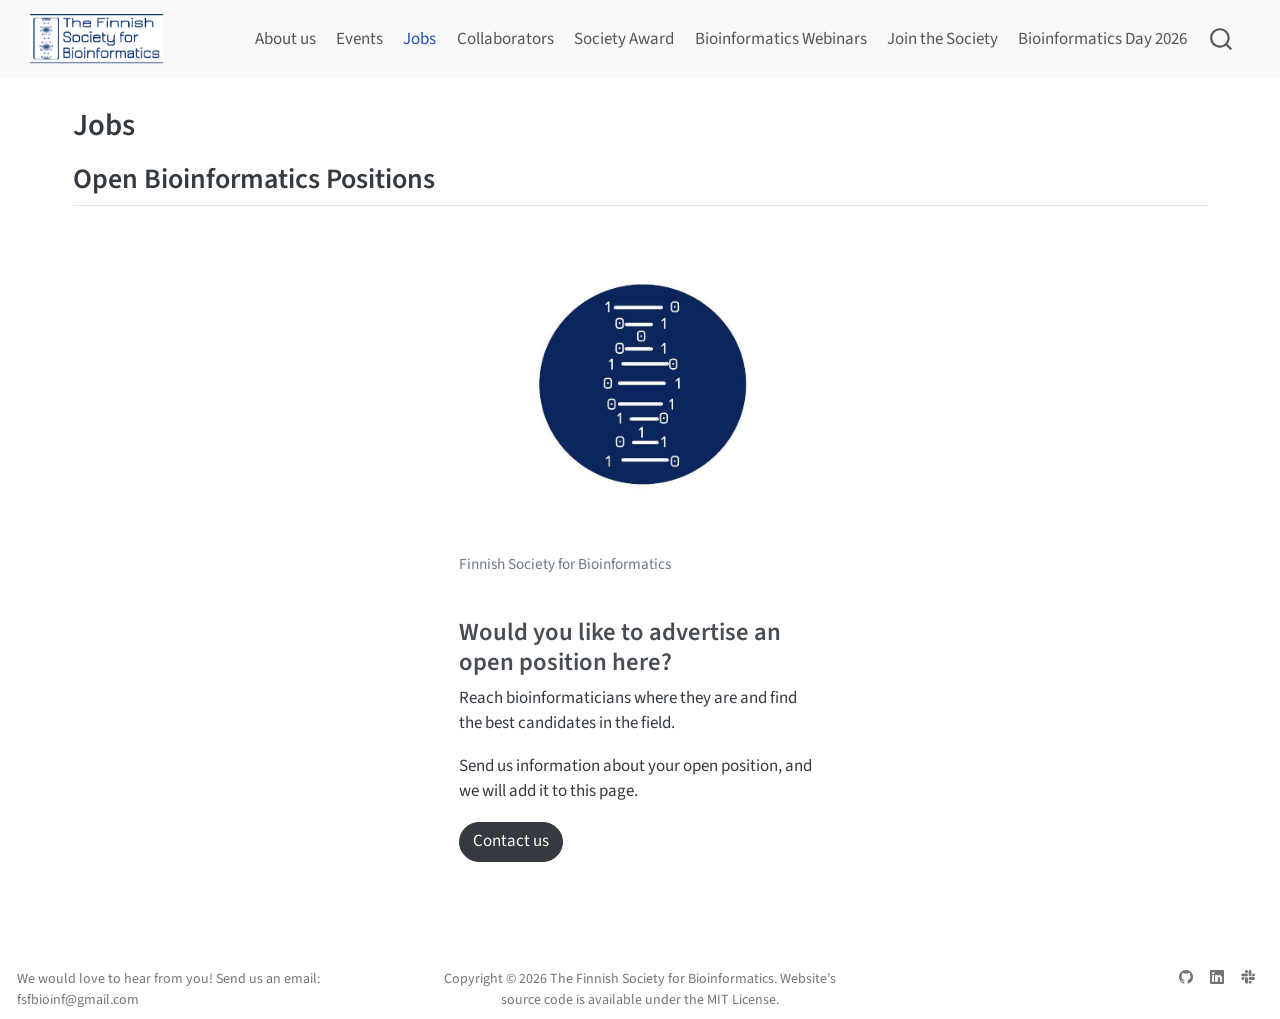
<file: pages/jobs.html>
<!DOCTYPE html>
<html xmlns="http://www.w3.org/1999/xhtml" lang="en" xml:lang="en"><head>

<meta charset="utf-8">
<meta name="generator" content="quarto-1.11.9">

<meta name="viewport" content="width=device-width, initial-scale=1.0, user-scalable=yes">


<title>Jobs – The Finnish Society for Bioinformatics</title>
<style>
/* Default styles provided by pandoc.
** See https://pandoc.org/MANUAL.html#variables-for-html for config info.
*/
span.smallcaps{font-variant: small-caps;}
div.columns{display: flex; gap: 1.5em;}
div.column{flex: auto;}
@media screen {
div.columns{gap: min(4vw, 1.5em);}
div.column{overflow-x: auto;}
}
div.hanging-indent{margin-left: 1.5em; text-indent: -1.5em;}
ul.task-list{list-style: none;}
ul.task-list li input[type="checkbox"] {
  width: 0.8em;
  margin: 0 0.8em 0.2em -1em; /* quarto-specific, see https://github.com/quarto-dev/quarto-cli/issues/4556 */ 
  vertical-align: middle;
}
</style>


<script src="../site_libs/quarto-nav/quarto-nav.js"></script>
<script src="../site_libs/quarto-nav/headroom.min.js"></script>
<script src="../site_libs/clipboard/clipboard.min.js"></script>
<script src="../site_libs/quarto-search/autocomplete.umd.js"></script>
<script src="../site_libs/quarto-search/fuse.min.js"></script>
<script src="../site_libs/quarto-search/quarto-search.js"></script>
<meta name="quarto:offset" content="../">
<link href="../images/round_logo.jpg" rel="icon" type="image/jpeg">
<script src="../site_libs/quarto-html/quarto.js" type="module"></script>
<script src="../site_libs/quarto-html/tabsets/tabsets.js" type="module"></script>
<script src="../site_libs/quarto-html/scrollable-regions/scrollable-regions.js" type="module"></script>
<script src="../site_libs/quarto-html/popper.min.js"></script>
<script src="../site_libs/quarto-html/tippy.umd.min.js"></script>
<script src="../site_libs/quarto-html/anchor.min.js"></script>
<link href="../site_libs/quarto-html/tippy.css" rel="stylesheet">
<link href="../site_libs/quarto-html/quarto-syntax-highlighting-63b5708e65d6cd79cd7618c58d0c21e7.css" rel="stylesheet" id="quarto-text-highlighting-styles">
<script src="../site_libs/bootstrap/bootstrap.min.js"></script>
<link href="../site_libs/bootstrap/bootstrap-icons.css" rel="stylesheet">
<link href="../site_libs/bootstrap/bootstrap-929b974d19bd5b303ffb9e0162cca0c1.min.css" rel="stylesheet" append-hash="true" id="quarto-bootstrap" data-mode="light">
<script id="quarto-search-options" type="application/json">{
  "location": "navbar",
  "copy-button": false,
  "collapse-after": 3,
  "panel-placement": "end",
  "type": "overlay",
  "limit": 50,
  "keyboard-shortcut": [
    "f",
    "/",
    "s"
  ],
  "show-item-context": false,
  "language": {
    "search-no-results-text": "No results",
    "search-matching-documents-text": "matching documents",
    "search-copy-link-title": "Copy link to search",
    "search-hide-matches-text": "Hide additional matches",
    "search-more-match-text": "more match in this document",
    "search-more-matches-text": "more matches in this document",
    "search-clear-button-title": "Clear",
    "search-text-placeholder": "",
    "search-detached-cancel-button-title": "Cancel",
    "search-submit-button-title": "Submit",
    "search-label": "Search"
  }
}</script>


<meta property="og:title" content="Jobs – The Finnish Society for Bioinformatics">
<meta property="og:image" content="https://bioinf.fi/images/round_logo.jpg">
<meta property="og:site_name" content="The Finnish Society for Bioinformatics">
<meta property="og:image:height" content="769">
<meta property="og:image:width" content="865">
</head>

<body class="nav-fixed quarto-light"><a id="quarto-skip-link" class="visually-hidden-focusable" href="#quarto-document-content">Skip to main content</a>

<div id="quarto-search-results"></div>
  <header id="quarto-header" class="headroom fixed-top">
    <nav class="navbar navbar-expand-lg " data-bs-theme="dark" aria-label="Site">
      <div class="navbar-container container-fluid">
      <div class="navbar-brand-container mx-auto">
    <a href="../index.html" class="navbar-brand navbar-brand-logo">
    <img src="../images/logo_white.jpg" alt="Finnish Society for Bioinformatics" class="navbar-logo light-content">
    <img src="../images/logo_white.jpg" alt="Finnish Society for Bioinformatics" class="navbar-logo dark-content">
    </a>
  </div>
          <button class="navbar-toggler" type="button" data-bs-toggle="collapse" data-bs-target="#navbarCollapse" aria-controls="navbarCollapse" aria-expanded="false" aria-label="Toggle navigation" onclick="if (window.quartoToggleHeadroom) { window.quartoToggleHeadroom(); }">
  <span class="navbar-toggler-icon"></span>
</button>
          <div class="collapse navbar-collapse" id="navbarCollapse">
            <ul class="navbar-nav navbar-nav-scroll ms-auto">
  <li class="nav-item">
    <a class="nav-link" href="../pages/about.html"> 
<span class="menu-text">About us</span></a>
  </li>  
  <li class="nav-item">
    <a class="nav-link" href="../pages/events.html"> 
<span class="menu-text">Events</span></a>
  </li>  
  <li class="nav-item">
    <a class="nav-link active" href="../pages/jobs.html" aria-current="page"> 
<span class="menu-text">Jobs</span></a>
  </li>  
  <li class="nav-item">
    <a class="nav-link" href="../pages/collaborators.html"> 
<span class="menu-text">Collaborators</span></a>
  </li>  
  <li class="nav-item">
    <a class="nav-link" href="../pages/society-award.html"> 
<span class="menu-text">Society Award</span></a>
  </li>  
  <li class="nav-item">
    <a class="nav-link" href="../pages/bioinformatics-webinars.html"> 
<span class="menu-text">Bioinformatics Webinars</span></a>
  </li>  
  <li class="nav-item">
    <a class="nav-link" href="../pages/join-the-society.html"> 
<span class="menu-text">Join the Society</span></a>
  </li>  
  <li class="nav-item">
    <a class="nav-link" href="../pages/bioinformatics-day-2026.html"> 
<span class="menu-text">Bioinformatics Day 2026</span></a>
  </li>  
</ul>
          </div> <!-- /navcollapse -->
            <div class="quarto-navbar-tools">
</div>
            <div id="quarto-search" class="" title="Search"></div>
      </div> <!-- /container-fluid -->
    </nav>
</header>
<!-- content -->
<div id="quarto-content" class="quarto-container page-columns page-rows-contents page-layout-full page-navbar">
<!-- sidebar -->
<!-- margin-sidebar -->
    
<!-- main -->
<main class="content column-page" id="quarto-document-content" tabindex="-1">

<header id="title-block-header" class="quarto-title-block default">
<div class="quarto-title">
<h1 class="title">Jobs</h1>
</div>



<div class="quarto-title-meta column-page">

    
  
    
  </div>
  


</header>


<section id="open-bioinformatics-positions" class="level2">
<h2 class="anchored" data-anchor-id="open-bioinformatics-positions">Open Bioinformatics Positions</h2>
<div class="grid">
<!-- Small screens: one listing -->
<!-- Medium screens: two listings -->
<!-- Large screens: three listings -->
<div class="g-col-12 g-col-md-6 g-col-lg-4 d-flex flex-column">

</div>
<div class="g-col-12 g-col-md-6 g-col-lg-4 d-flex flex-column">
<div class="quarto-figure quarto-figure-center">
<figure class="figure">
<p><img src="../images/round_logo.jpg" class="img-fluid figure-img"></p>
<figcaption>Finnish Society for Bioinformatics</figcaption>
</figure>
</div>
<section id="would-you-like-to-advertise-an-open-position-here" class="level3">
<h3 class="anchored" data-anchor-id="would-you-like-to-advertise-an-open-position-here">Would you like to advertise an open position here?</h3>
<p>Reach bioinformaticians where they are and find the best candidates in the field.</p>
<p>Send us information about your open position, and we will add it to this page.</p>
<p><a href="mailto:fsfbioinf@gmail.com" class="btn btn-dark rounded-pill">Contact us</a></p>
</section>
</div>
<div class="g-col-12 g-col-md-6 g-col-lg-4 d-flex flex-column">

</div>
</div>


</section>

</main> <!-- /main -->
<script id="quarto-html-after-body" type="application/javascript">
  window.document.addEventListener("DOMContentLoaded", function (event) {
    const icon = "";
    const anchorJS = new window.AnchorJS();
    anchorJS.options = {
      placement: 'right',
      icon: icon
    };
    anchorJS.add('.anchored');
    const isCodeAnnotation = (el) => {
      for (const clz of el.classList) {
        if (clz.startsWith('code-annotation-')) {                     
          return true;
        }
      }
      return false;
    }
    const onCopySuccess = function(e) {
      // button target
      const button = e.trigger;
      // don't keep focus
      button.blur();
      // flash "checked"
      button.classList.add('code-copy-button-checked');
      var currentTitle = button.getAttribute("title");
      button.setAttribute("title", "Copied!");
      let tooltip;
      if (window.bootstrap) {
        button.setAttribute("data-bs-toggle", "tooltip");
        button.setAttribute("data-bs-placement", "left");
        button.setAttribute("data-bs-title", "Copied!");
        tooltip = new bootstrap.Tooltip(button, 
          { trigger: "manual", 
            customClass: "code-copy-button-tooltip",
            offset: [0, -8]});
        tooltip.show();    
      }
      setTimeout(function() {
        if (tooltip) {
          tooltip.hide();
          button.removeAttribute("data-bs-title");
          button.removeAttribute("data-bs-toggle");
          button.removeAttribute("data-bs-placement");
        }
        button.setAttribute("title", currentTitle);
        button.classList.remove('code-copy-button-checked');
      }, 1000);
      // clear code selection
      e.clearSelection();
    }
    const getTextToCopy = function(trigger) {
      const outerScaffold = trigger.parentElement.cloneNode(true);
      const codeEl = outerScaffold.querySelector('code');
      for (const childEl of codeEl.children) {
        if (isCodeAnnotation(childEl)) {
          childEl.remove();
        }
      }
      return codeEl.innerText;
    }
    const clipboard = new window.ClipboardJS('.code-copy-button:not([data-in-quarto-modal])', {
      text: getTextToCopy
    });
    clipboard.on('success', onCopySuccess);
    if (window.document.getElementById('quarto-embedded-source-code-modal')) {
      const clipboardModal = new window.ClipboardJS('.code-copy-button[data-in-quarto-modal]', {
        text: getTextToCopy,
        container: window.document.getElementById('quarto-embedded-source-code-modal')
      });
      clipboardModal.on('success', onCopySuccess);
    }
      var localhostRegex = new RegExp(/^(?:http|https):\/\/localhost\:?[0-9]*\//);
      var mailtoRegex = new RegExp(/^mailto:/);
        var filterRegex = new RegExp("https:\/\/bioinf\.fi");
      var isInternal = (href) => {
          return filterRegex.test(href) || localhostRegex.test(href) || mailtoRegex.test(href);
      }
      // Inspect non-navigation links and adorn them if external
      window.quartoDecorateExternalLinks = function (root) {
     var links = (root || window.document).querySelectorAll('a[href]:not(.nav-link):not(.navbar-brand):not(.toc-action):not(.sidebar-link):not(.sidebar-item-toggle):not(.pagination-link):not(.no-external):not([aria-hidden]):not(.dropdown-item):not(.quarto-navigation-tool):not(.about-link)');
      for (var i=0; i<links.length; i++) {
        const link = links[i];
        if (!isInternal(link.href)) {
          // undo the damage that might have been done by quarto-nav.js in the case of
          // links that we want to consider external
          if (link.dataset.originalHref !== undefined) {
            link.href = link.dataset.originalHref;
          }
          if (!link.classList.contains('no-external-icon')) {
          }
        }
      }
      };
      window.quartoDecorateExternalLinks(window.document);
    // Esc closes the popup (WCAG 1.4.13) and focus leaving both trigger and
    // popup closes it (WCAG 2.4.11); tippy handles neither for interactive popups.
    const hideOnEscAndFocusOut = {
      name: 'hideOnEscAndFocusOut',
      defaultValue: true,
      fn(instance) {
        const dismiss = () => {
          // A show scheduled by the trigger delay would otherwise reopen it
          instance.clearDelayTimeouts();
          instance.hide();
        };
        const onKeyDown = (event) => {
          if (event.key !== 'Escape') {
            return;
          }
          // Keep Esc from also reaching page handlers (e.g. reveal.js overview),
          // except an open reveal.js slide menu, which Esc should close too.
          // The menu handles keys only when its keyboard option is on.
          const menuHandlesEsc = window.Reveal?.getPlugin?.('menu')?.isOpen() &&
            window.Reveal.getConfig().menu?.keyboard !== false;
          if (!menuHandlesEsc) {
            event.stopPropagation();
          }
          if (instance.popper.contains(window.document.activeElement)) {
            // Disabled while refocusing so the focus trigger does not reopen it
            instance.disable();
            instance.reference.focus();
            instance.enable();
          }
          dismiss();
        };
        const onFocusOut = (event) => {
          const target = event.relatedTarget;
          if (target && !instance.reference.contains(target) &&
              !instance.popper.contains(target)) {
            dismiss();
          }
        };
        // On the trigger too: a click trigger (code-annotations: select) has no
        // blur handling. Attached for the instance's lifetime so leaving the
        // trigger also cancels a show still pending on the trigger delay.
        instance.reference.addEventListener('focusout', onFocusOut);
        return {
          onShow() {
            window.document.addEventListener('keydown', onKeyDown, true);
            instance.popper.addEventListener('focusout', onFocusOut);
          },
          onHide() {
            window.document.removeEventListener('keydown', onKeyDown, true);
            instance.popper.removeEventListener('focusout', onFocusOut);
          },
          onDestroy() {
            instance.reference.removeEventListener('focusout', onFocusOut);
          },
        };
      },
    };
    function tippyHover(el, contentFn, onTriggerFn, onUntriggerFn) {
      const config = {
        allowHTML: true,
        maxWidth: 500,
        delay: 100,
        arrow: false,
        appendTo: function(el) {
            return el.parentElement;
        },
        interactive: true,
        interactiveBorder: 10,
        theme: 'quarto',
        placement: 'bottom-start',
        plugins: [hideOnEscAndFocusOut],
      };
      if (contentFn) {
        config.content = contentFn;
      }
      if (onTriggerFn) {
        config.onTrigger = onTriggerFn;
      }
      if (onUntriggerFn) {
        config.onUntrigger = onUntriggerFn;
      }
      window.tippy(el, config); 
    }
    const noterefs = window.document.querySelectorAll('a[role="doc-noteref"]');
    for (var i=0; i<noterefs.length; i++) {
      const ref = noterefs[i];
      tippyHover(ref, function() {
        // use id or data attribute instead here
        let href = ref.getAttribute('data-footnote-href') || ref.getAttribute('href');
        try { href = new URL(href).hash; } catch {}
        const id = href.replace(/^#\/?/, "");
        const note = window.document.getElementById(id);
        if (note) {
          return note.innerHTML;
        } else {
          return "";
        }
      });
    }
    const xrefs = window.document.querySelectorAll('a.quarto-xref');
    const processXRef = (id, note) => {
      // Strip column container classes
      const stripColumnClz = (el) => {
        el.classList.remove("page-full", "page-columns");
        if (el.children) {
          for (const child of el.children) {
            stripColumnClz(child);
          }
        }
      }
      stripColumnClz(note)
      if (id === null || id.startsWith('sec-')) {
        // Special case sections, only their first couple elements
        const container = document.createElement("div");
        if (note.children && note.children.length > 2) {
          container.appendChild(note.children[0].cloneNode(true));
          for (let i = 1; i < note.children.length; i++) {
            const child = note.children[i];
            if (child.tagName === "P" && child.innerText === "") {
              continue;
            } else {
              container.appendChild(child.cloneNode(true));
              break;
            }
          }
          if (window.Quarto?.typesetMath) {
            window.Quarto.typesetMath(container);
          }
          return container.innerHTML
        } else {
          if (window.Quarto?.typesetMath) {
            window.Quarto.typesetMath(note);
          }
          return note.innerHTML;
        }
      } else {
        // Remove any anchor links if they are present
        const anchorLink = note.querySelector('a.anchorjs-link');
        if (anchorLink) {
          anchorLink.remove();
        }
        if (window.Quarto?.typesetMath) {
          window.Quarto.typesetMath(note);
        }
        if (note.classList.contains("callout")) {
          return note.outerHTML;
        } else {
          return note.innerHTML;
        }
      }
    }
    for (var i=0; i<xrefs.length; i++) {
      const xref = xrefs[i];
      tippyHover(xref, undefined, function(instance) {
        instance.disable();
        let url = xref.getAttribute('href');
        let hash = undefined; 
        if (url.startsWith('#')) {
          hash = url;
        } else {
          try { hash = new URL(url).hash; } catch {}
        }
        if (hash) {
          const id = hash.replace(/^#\/?/, "");
          const note = window.document.getElementById(id);
          if (note !== null) {
            try {
              const html = processXRef(id, note.cloneNode(true));
              instance.setContent(html);
            } finally {
              instance.enable();
              instance.show();
            }
          } else {
            // See if we can fetch this
            fetch(url.split('#')[0])
            .then(res => res.text())
            .then(html => {
              const parser = new DOMParser();
              const htmlDoc = parser.parseFromString(html, "text/html");
              const note = htmlDoc.getElementById(id);
              if (note !== null) {
                const html = processXRef(id, note);
                instance.setContent(html);
              } 
            }).finally(() => {
              instance.enable();
              instance.show();
            });
          }
        } else {
          // See if we can fetch a full url (with no hash to target)
          // This is a special case and we should probably do some content thinning / targeting
          fetch(url)
          .then(res => res.text())
          .then(html => {
            const parser = new DOMParser();
            const htmlDoc = parser.parseFromString(html, "text/html");
            const note = htmlDoc.querySelector('main.content');
            if (note !== null) {
              // This should only happen for chapter cross references
              // (since there is no id in the URL)
              // remove the first header
              if (note.children.length > 0 && note.children[0].tagName === "HEADER") {
                note.children[0].remove();
              }
              const html = processXRef(null, note);
              instance.setContent(html);
            } 
          }).finally(() => {
            instance.enable();
            instance.show();
          });
        }
      }, function(instance) {
      });
    }
        let selectedAnnoteEl;
        const selectorForAnnotation = ( cell, annotation) => {
          let cellAttr = 'data-code-cell="' + cell + '"';
          let lineAttr = 'data-code-annotation="' +  annotation + '"';
          const selector = 'span[' + cellAttr + '][' + lineAttr + ']';
          return selector;
        }
        const selectCodeLines = (annoteEl) => {
          const doc = window.document;
          const targetCell = annoteEl.getAttribute("data-target-cell");
          const targetAnnotation = annoteEl.getAttribute("data-target-annotation");
          const annoteSpan = window.document.querySelector(selectorForAnnotation(targetCell, targetAnnotation));
          const lines = annoteSpan.getAttribute("data-code-lines").split(",");
          const lineIds = lines.map((line) => {
            return targetCell + "-" + line;
          })
          // Each band is positioned against its own containing block, which is
          // not the offsetParent of the lines, so place it from client rects.
          const placeBand = (band, firstEl, lastEl, codeBlock) => {
            const container = band.offsetParent;
            if (container === null) {
              return;
            }
            const containerRect = container.getBoundingClientRect();
            // Reveal.js scales slides with a transform, so convert client
            // pixels back to the CSS pixels of the container.
            const scale = containerRect.height / container.offsetHeight || 1;
            const firstRect = firstEl.getBoundingClientRect();
            const lastRect = lastEl.getBoundingClientRect();
            const top = (firstRect.top - containerRect.top) / scale - container.clientTop + container.scrollTop;
            const height = (lastRect.bottom - firstRect.top) / scale;
            band.style.top = top - 2 + "px";
            band.style.height = height + 4 + "px";
            if (codeBlock) {
              // Without the copy button wrapper, the containing block is wider
              // than the code block, so span the code block explicitly.
              const blockRect = codeBlock.getBoundingClientRect();
              band.style.left = (blockRect.left - containerRect.left) / scale - container.clientLeft + container.scrollLeft + "px";
              band.style.width = blockRect.width / scale + "px";
            }
          };
          if (lineIds.length > 0) {
            const el = window.document.getElementById(lineIds[0]);
            const lastEl = window.document.getElementById(lineIds[lineIds.length - 1]);
            const parent = el.parentElement.parentElement;
            // cook up a div (if necessary) and position it
            let div = window.document.getElementById("code-annotation-line-highlight");
            if (div === null) {
              div = window.document.createElement("div");
              div.setAttribute("id", "code-annotation-line-highlight");
              div.style.position = 'absolute';
              parent.appendChild(div);
            }
            placeBand(div, el, lastEl, parent.closest("div.sourceCode") || parent);
            let gutterDiv = window.document.getElementById("code-annotation-line-highlight-gutter");
            if (gutterDiv === null) {
              gutterDiv = window.document.createElement("div");
              gutterDiv.setAttribute("id", "code-annotation-line-highlight-gutter");
              gutterDiv.style.position = 'absolute';
              const codeCell = window.document.getElementById(targetCell);
              const gutter = codeCell.querySelector('.code-annotation-gutter');
              gutter.appendChild(gutterDiv);
            }
            placeBand(gutterDiv, el, lastEl);
            selectedAnnoteEl = annoteEl;
          }
        };
        const unselectCodeLines = () => {
          const elementsIds = ["code-annotation-line-highlight", "code-annotation-line-highlight-gutter"];
          elementsIds.forEach((elId) => {
            const div = window.document.getElementById(elId);
            if (div) {
              div.remove();
            }
          });
          selectedAnnoteEl = undefined;
        };
          // Handle positioning of the toggle
      window.addEventListener(
        "resize",
        throttle(() => {
          elRect = undefined;
          if (selectedAnnoteEl) {
            selectCodeLines(selectedAnnoteEl);
          }
        }, 10)
      );
      function throttle(fn, ms) {
      let throttle = false;
      let timer;
        return (...args) => {
          if(!throttle) { // first call gets through
              fn.apply(this, args);
              throttle = true;
          } else { // all the others get throttled
              if(timer) clearTimeout(timer); // cancel #2
              timer = setTimeout(() => {
                fn.apply(this, args);
                timer = throttle = false;
              }, ms);
          }
        };
      }
        // Attach click handler to the DT
        const annoteDls = window.document.querySelectorAll('dt[data-target-cell]');
        for (const annoteDlNode of annoteDls) {
          annoteDlNode.addEventListener('click', (event) => {
            const clickedEl = event.target;
            if (clickedEl !== selectedAnnoteEl) {
              unselectCodeLines();
              const activeEl = window.document.querySelector('dt[data-target-cell].code-annotation-active');
              if (activeEl) {
                activeEl.classList.remove('code-annotation-active');
              }
              selectCodeLines(clickedEl);
              clickedEl.classList.add('code-annotation-active');
            } else {
              // Unselect the line
              unselectCodeLines();
              clickedEl.classList.remove('code-annotation-active');
            }
          });
        }
    const findCites = (el) => {
      const parentEl = el.parentElement;
      if (parentEl) {
        const cites = parentEl.dataset.cites;
        if (cites) {
          return {
            el,
            cites: cites.split(' ')
          };
        } else {
          return findCites(el.parentElement)
        }
      } else {
        return undefined;
      }
    };
    var bibliorefs = window.document.querySelectorAll('a[role="doc-biblioref"]');
    for (var i=0; i<bibliorefs.length; i++) {
      const ref = bibliorefs[i];
      const citeInfo = findCites(ref);
      if (citeInfo) {
        tippyHover(citeInfo.el, function() {
          var popup = window.document.createElement('div');
          citeInfo.cites.forEach(function(cite) {
            var citeDiv = window.document.createElement('div');
            citeDiv.classList.add('hanging-indent');
            citeDiv.classList.add('csl-entry');
            var biblioDiv = window.document.getElementById('ref-' + cite);
            if (biblioDiv) {
              citeDiv.innerHTML = biblioDiv.innerHTML;
            }
            popup.appendChild(citeDiv);
          });
          return popup.innerHTML;
        });
      }
    }
  });
  </script>
  <script type="application/javascript">
  window.quartoScrollableRegionsLabels = {"code":"Scrollable code","output":"Scrollable output"};
  </script>
</div> <!-- /content -->
<footer class="footer">
  <div class="nav-footer">
    <div class="nav-footer-left">
<p>We would love to hear from you! Send us an email: fsfbioinf@gmail.com</p>
</div>   
    <div class="nav-footer-center">
<p>Copyright © 2026 The Finnish Society for Bioinformatics. Website’s source code is available under the MIT License.</p>
</div>
    <div class="nav-footer-right">
      <ul class="footer-items list-unstyled">
    <li class="nav-item compact">
    <a class="nav-link" href="https://github.com/Finnish-Society-for-Bioinformatics">
      <i class="bi bi-github" role="img" aria-label="GitHub">
</i> 
    </a>
  </li>  
    <li class="nav-item compact">
    <a class="nav-link" href="https://www.linkedin.com/company/finnish-society-for-bioinformatics">
      <i class="bi bi-linkedin" role="img" aria-label="LinkedIn">
</i> 
    </a>
  </li>  
    <li class="nav-item compact">
    <a class="nav-link" href="https://bioinffi.slack.com/">
      <i class="bi bi-slack" role="img" aria-label="Slack">
</i> 
    </a>
  </li>  
</ul>
    </div>
  </div>
</footer>




</body></html>
</file>
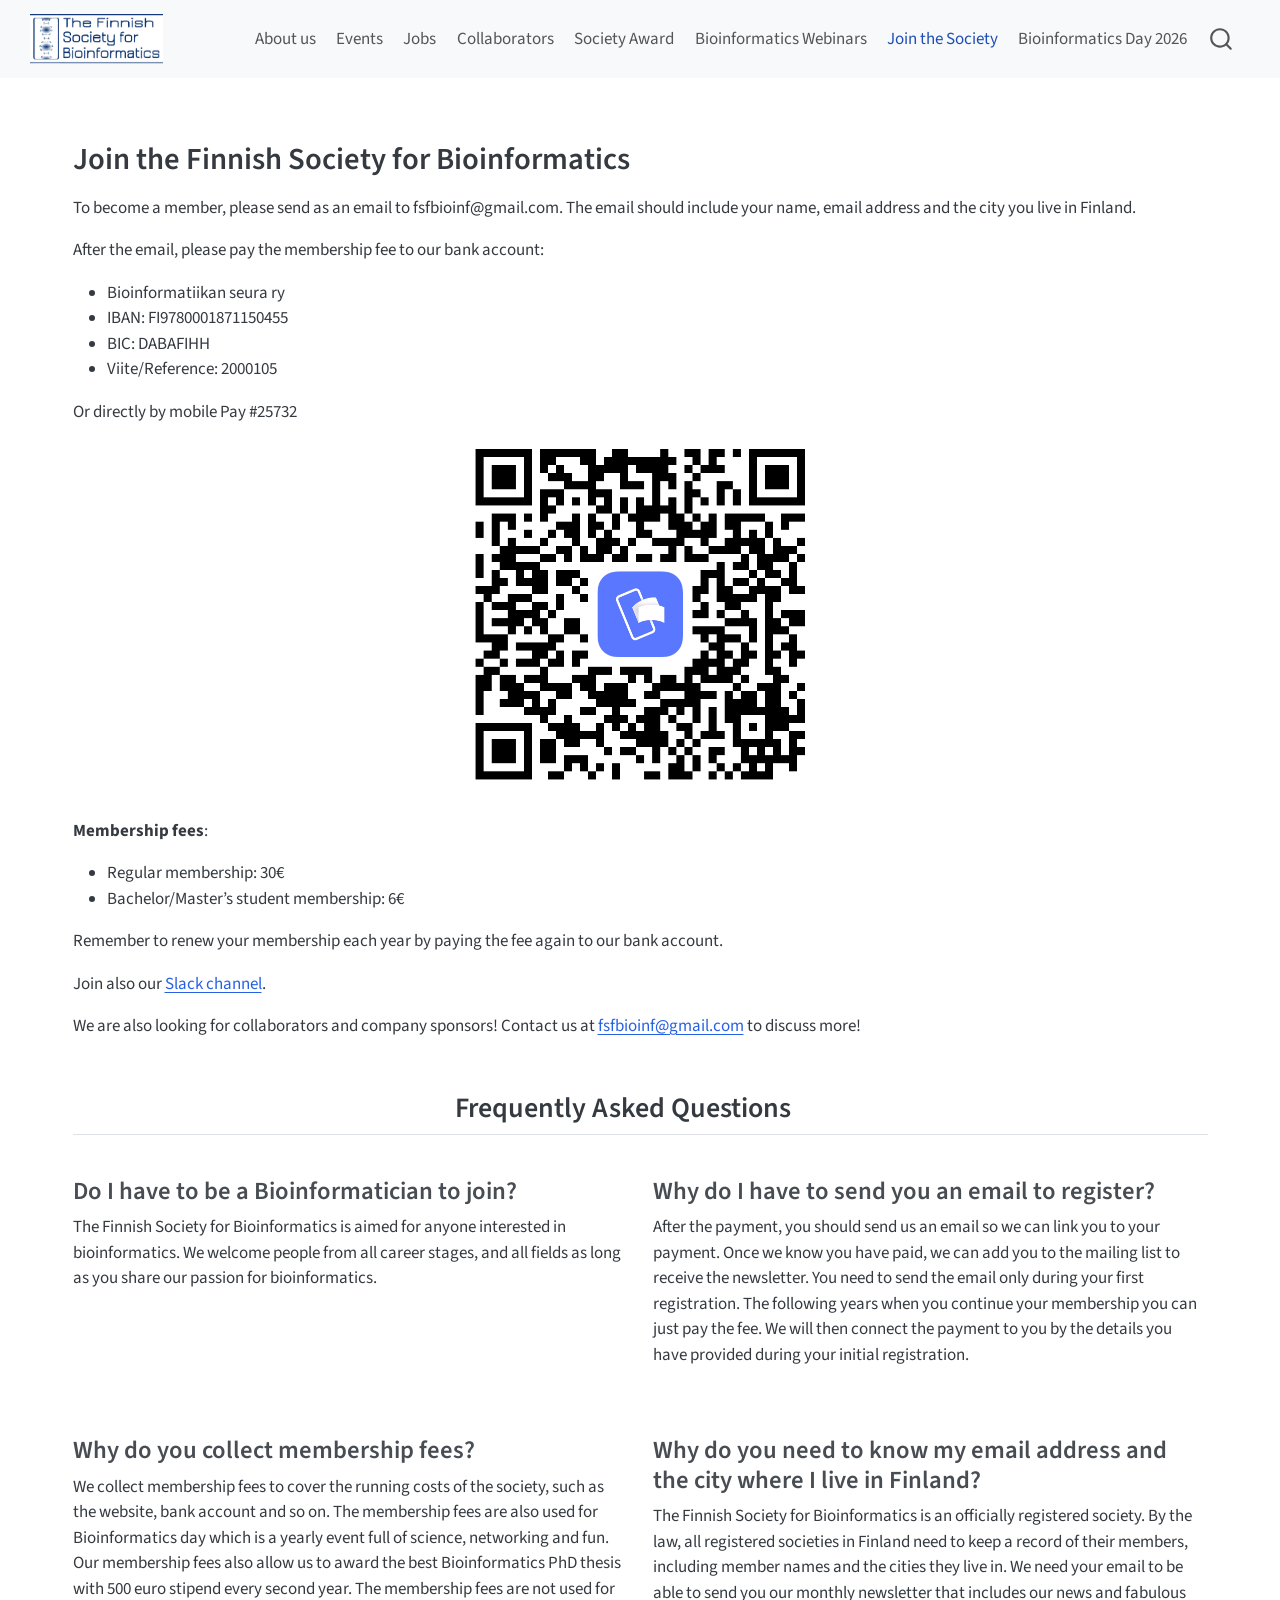
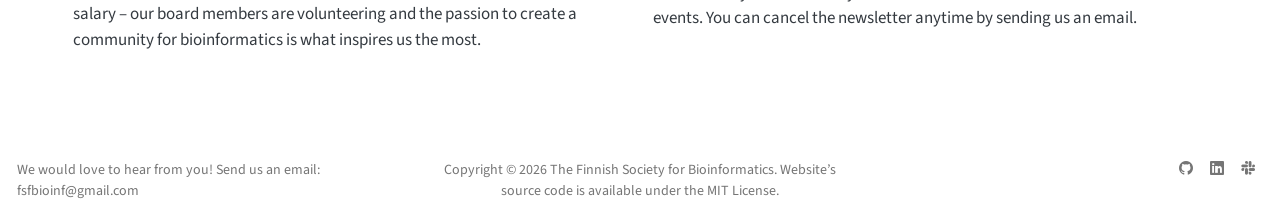
<file: pages/join-the-society.html>
<!DOCTYPE html>
<html xmlns="http://www.w3.org/1999/xhtml" lang="en" xml:lang="en"><head>

<meta charset="utf-8">
<meta name="generator" content="quarto-1.11.9">

<meta name="viewport" content="width=device-width, initial-scale=1.0, user-scalable=yes">


<title>join-the-society – The Finnish Society for Bioinformatics</title>
<style>
/* Default styles provided by pandoc.
** See https://pandoc.org/MANUAL.html#variables-for-html for config info.
*/
span.smallcaps{font-variant: small-caps;}
div.columns{display: flex; gap: 1.5em;}
div.column{flex: auto;}
@media screen {
div.columns{gap: min(4vw, 1.5em);}
div.column{overflow-x: auto;}
}
div.hanging-indent{margin-left: 1.5em; text-indent: -1.5em;}
ul.task-list{list-style: none;}
ul.task-list li input[type="checkbox"] {
  width: 0.8em;
  margin: 0 0.8em 0.2em -1em; /* quarto-specific, see https://github.com/quarto-dev/quarto-cli/issues/4556 */ 
  vertical-align: middle;
}
</style>


<script src="../site_libs/quarto-nav/quarto-nav.js"></script>
<script src="../site_libs/quarto-nav/headroom.min.js"></script>
<script src="../site_libs/clipboard/clipboard.min.js"></script>
<script src="../site_libs/quarto-search/autocomplete.umd.js"></script>
<script src="../site_libs/quarto-search/fuse.min.js"></script>
<script src="../site_libs/quarto-search/quarto-search.js"></script>
<meta name="quarto:offset" content="../">
<link href="../images/round_logo.jpg" rel="icon" type="image/jpeg">
<script src="../site_libs/quarto-html/quarto.js" type="module"></script>
<script src="../site_libs/quarto-html/tabsets/tabsets.js" type="module"></script>
<script src="../site_libs/quarto-html/scrollable-regions/scrollable-regions.js" type="module"></script>
<script src="../site_libs/quarto-html/popper.min.js"></script>
<script src="../site_libs/quarto-html/tippy.umd.min.js"></script>
<script src="../site_libs/quarto-html/anchor.min.js"></script>
<link href="../site_libs/quarto-html/tippy.css" rel="stylesheet">
<link href="../site_libs/quarto-html/quarto-syntax-highlighting-63b5708e65d6cd79cd7618c58d0c21e7.css" rel="stylesheet" id="quarto-text-highlighting-styles">
<script src="../site_libs/bootstrap/bootstrap.min.js"></script>
<link href="../site_libs/bootstrap/bootstrap-icons.css" rel="stylesheet">
<link href="../site_libs/bootstrap/bootstrap-929b974d19bd5b303ffb9e0162cca0c1.min.css" rel="stylesheet" append-hash="true" id="quarto-bootstrap" data-mode="light">
<script id="quarto-search-options" type="application/json">{
  "location": "navbar",
  "copy-button": false,
  "collapse-after": 3,
  "panel-placement": "end",
  "type": "overlay",
  "limit": 50,
  "keyboard-shortcut": [
    "f",
    "/",
    "s"
  ],
  "show-item-context": false,
  "language": {
    "search-no-results-text": "No results",
    "search-matching-documents-text": "matching documents",
    "search-copy-link-title": "Copy link to search",
    "search-hide-matches-text": "Hide additional matches",
    "search-more-match-text": "more match in this document",
    "search-more-matches-text": "more matches in this document",
    "search-clear-button-title": "Clear",
    "search-text-placeholder": "",
    "search-detached-cancel-button-title": "Cancel",
    "search-submit-button-title": "Submit",
    "search-label": "Search"
  }
}</script>


<meta property="og:title" content="The Finnish Society for Bioinformatics">
<meta property="og:description" content="Finnish Society for Bioinformatics website">
<meta property="og:image" content="https://bioinf.fi/images/mobilepay.png">
<meta property="og:site_name" content="The Finnish Society for Bioinformatics">
<meta property="og:image:height" content="681">
<meta property="og:image:width" content="677">
</head>

<body class="nav-fixed quarto-light"><a id="quarto-skip-link" class="visually-hidden-focusable" href="#quarto-document-content">Skip to main content</a>

<div id="quarto-search-results"></div>
  <header id="quarto-header" class="headroom fixed-top">
    <nav class="navbar navbar-expand-lg " data-bs-theme="dark" aria-label="Site">
      <div class="navbar-container container-fluid">
      <div class="navbar-brand-container mx-auto">
    <a href="../index.html" class="navbar-brand navbar-brand-logo">
    <img src="../images/logo_white.jpg" alt="Finnish Society for Bioinformatics" class="navbar-logo light-content">
    <img src="../images/logo_white.jpg" alt="Finnish Society for Bioinformatics" class="navbar-logo dark-content">
    </a>
  </div>
          <button class="navbar-toggler" type="button" data-bs-toggle="collapse" data-bs-target="#navbarCollapse" aria-controls="navbarCollapse" aria-expanded="false" aria-label="Toggle navigation" onclick="if (window.quartoToggleHeadroom) { window.quartoToggleHeadroom(); }">
  <span class="navbar-toggler-icon"></span>
</button>
          <div class="collapse navbar-collapse" id="navbarCollapse">
            <ul class="navbar-nav navbar-nav-scroll ms-auto">
  <li class="nav-item">
    <a class="nav-link" href="../pages/about.html"> 
<span class="menu-text">About us</span></a>
  </li>  
  <li class="nav-item">
    <a class="nav-link" href="../pages/events.html"> 
<span class="menu-text">Events</span></a>
  </li>  
  <li class="nav-item">
    <a class="nav-link" href="../pages/jobs.html"> 
<span class="menu-text">Jobs</span></a>
  </li>  
  <li class="nav-item">
    <a class="nav-link" href="../pages/collaborators.html"> 
<span class="menu-text">Collaborators</span></a>
  </li>  
  <li class="nav-item">
    <a class="nav-link" href="../pages/society-award.html"> 
<span class="menu-text">Society Award</span></a>
  </li>  
  <li class="nav-item">
    <a class="nav-link" href="../pages/bioinformatics-webinars.html"> 
<span class="menu-text">Bioinformatics Webinars</span></a>
  </li>  
  <li class="nav-item">
    <a class="nav-link active" href="../pages/join-the-society.html" aria-current="page"> 
<span class="menu-text">Join the Society</span></a>
  </li>  
  <li class="nav-item">
    <a class="nav-link" href="../pages/bioinformatics-day-2026.html"> 
<span class="menu-text">Bioinformatics Day 2026</span></a>
  </li>  
</ul>
          </div> <!-- /navcollapse -->
            <div class="quarto-navbar-tools">
</div>
            <div id="quarto-search" class="" title="Search"></div>
      </div> <!-- /container-fluid -->
    </nav>
</header>
<!-- content -->
<div id="quarto-content" class="quarto-container page-columns page-rows-contents page-layout-full page-navbar">
<!-- sidebar -->
<!-- margin-sidebar -->
    
<!-- main -->
<main class="content column-page" id="quarto-document-content" tabindex="-1"><header id="title-block-header" class="quarto-title-block"></header>




<section id="join-the-finnish-society-for-bioinformatics" class="level1">
<h1>Join the Finnish Society for Bioinformatics</h1>
<p>To become a member, please send as an email to fsfbioinf@gmail.com. The email should include your name, email address and the city you live in Finland.</p>
<p>After the email, please pay the membership fee to our bank account:</p>
<ul>
<li>Bioinformatiikan seura ry</li>
<li>IBAN: FI9780001871150455</li>
<li>BIC: DABAFIHH</li>
<li>Viite/Reference: 2000105</li>
</ul>
<p>Or directly by mobile Pay #25732</p>
<div class="quarto-figure quarto-figure-center">
<figure class="figure">
<p><img src="../images/mobilepay.png" class="img-fluid quarto-figure quarto-figure-center figure-img" style="width:30.0%"></p>
</figure>
</div>
<p><strong>Membership fees</strong>:</p>
<ul>
<li>Regular membership: 30€</li>
<li>Bachelor/Master’s student membership: 6€</li>
</ul>
<p>Remember to renew your membership each year by paying the fee again to our bank account.</p>
<p>Join also our <a href="https://bioinffi.slack.com/">Slack channel</a>.</p>
<p>We are also looking for collaborators and company sponsors! Contact us at <a href="mailto:fsfbioinf@gmail.com">fsfbioinf@gmail.com</a> to discuss more!</p>
<section id="frequently-asked-questions" class="level2 text-center mt-5">
<h2 class="anchored" data-anchor-id="frequently-asked-questions">Frequently Asked Questions</h2>
</section>
<div class="grid">
<section id="do-i-have-to-be-a-bioinformatician-to-join" class="level3 g-col-12 g-col-md-6">
<h3 class="anchored" data-anchor-id="do-i-have-to-be-a-bioinformatician-to-join">Do I have to be a Bioinformatician to join?</h3>
<p>The Finnish Society for Bioinformatics is aimed for anyone interested in bioinformatics. We welcome people from all career stages, and all fields as long as you share our passion for bioinformatics.</p>
</section>
<section id="why-do-i-have-to-send-you-an-email-to-register" class="level3 g-col-12 g-col-md-6">
<h3 class="anchored" data-anchor-id="why-do-i-have-to-send-you-an-email-to-register">Why do I have to send you an email to register?</h3>
<p>After the payment, you should send us an email so we can link you to your payment. Once we know you have paid, we can add you to the mailing list to receive the newsletter. You need to send the email only during your first registration. The following years when you continue your membership you can just pay the fee. We will then connect the payment to you by the details you have provided during your initial registration.</p>
</section>
<section id="why-do-you-collect-membership-fees" class="level3 g-col-12 g-col-md-6">
<h3 class="anchored" data-anchor-id="why-do-you-collect-membership-fees">Why do you collect membership fees?</h3>
<p>We collect membership fees to cover the running costs of the society, such as the website, bank account and so on. The membership fees are also used for Bioinformatics day which is a yearly event full of science, networking and fun. Our membership fees also allow us to award the best Bioinformatics PhD thesis with 500 euro stipend every second year. The membership fees are not used for salary – our board members are volunteering and the passion to create a community for bioinformatics is what inspires us the most.</p>
</section>
<section id="why-do-you-need-to-know-my-email-address-and-the-city-where-i-live-in-finland" class="level3 g-col-12 g-col-md-6">
<h3 class="anchored" data-anchor-id="why-do-you-need-to-know-my-email-address-and-the-city-where-i-live-in-finland">Why do you need to know my email address and the city where I live in Finland?</h3>
<p>The Finnish Society for Bioinformatics is an officially registered society. By the law, all registered societies in Finland need to keep a record of their members, including member names and the cities they live in. We need your email to be able to send you our monthly newsletter that includes our news and fabulous events. You can cancel the newsletter anytime by sending us an email.</p>
</section>
</div>


</section>

</main> <!-- /main -->
<script id="quarto-html-after-body" type="application/javascript">
  window.document.addEventListener("DOMContentLoaded", function (event) {
    const icon = "";
    const anchorJS = new window.AnchorJS();
    anchorJS.options = {
      placement: 'right',
      icon: icon
    };
    anchorJS.add('.anchored');
    const isCodeAnnotation = (el) => {
      for (const clz of el.classList) {
        if (clz.startsWith('code-annotation-')) {                     
          return true;
        }
      }
      return false;
    }
    const onCopySuccess = function(e) {
      // button target
      const button = e.trigger;
      // don't keep focus
      button.blur();
      // flash "checked"
      button.classList.add('code-copy-button-checked');
      var currentTitle = button.getAttribute("title");
      button.setAttribute("title", "Copied!");
      let tooltip;
      if (window.bootstrap) {
        button.setAttribute("data-bs-toggle", "tooltip");
        button.setAttribute("data-bs-placement", "left");
        button.setAttribute("data-bs-title", "Copied!");
        tooltip = new bootstrap.Tooltip(button, 
          { trigger: "manual", 
            customClass: "code-copy-button-tooltip",
            offset: [0, -8]});
        tooltip.show();    
      }
      setTimeout(function() {
        if (tooltip) {
          tooltip.hide();
          button.removeAttribute("data-bs-title");
          button.removeAttribute("data-bs-toggle");
          button.removeAttribute("data-bs-placement");
        }
        button.setAttribute("title", currentTitle);
        button.classList.remove('code-copy-button-checked');
      }, 1000);
      // clear code selection
      e.clearSelection();
    }
    const getTextToCopy = function(trigger) {
      const outerScaffold = trigger.parentElement.cloneNode(true);
      const codeEl = outerScaffold.querySelector('code');
      for (const childEl of codeEl.children) {
        if (isCodeAnnotation(childEl)) {
          childEl.remove();
        }
      }
      return codeEl.innerText;
    }
    const clipboard = new window.ClipboardJS('.code-copy-button:not([data-in-quarto-modal])', {
      text: getTextToCopy
    });
    clipboard.on('success', onCopySuccess);
    if (window.document.getElementById('quarto-embedded-source-code-modal')) {
      const clipboardModal = new window.ClipboardJS('.code-copy-button[data-in-quarto-modal]', {
        text: getTextToCopy,
        container: window.document.getElementById('quarto-embedded-source-code-modal')
      });
      clipboardModal.on('success', onCopySuccess);
    }
      var localhostRegex = new RegExp(/^(?:http|https):\/\/localhost\:?[0-9]*\//);
      var mailtoRegex = new RegExp(/^mailto:/);
        var filterRegex = new RegExp("https:\/\/bioinf\.fi");
      var isInternal = (href) => {
          return filterRegex.test(href) || localhostRegex.test(href) || mailtoRegex.test(href);
      }
      // Inspect non-navigation links and adorn them if external
      window.quartoDecorateExternalLinks = function (root) {
     var links = (root || window.document).querySelectorAll('a[href]:not(.nav-link):not(.navbar-brand):not(.toc-action):not(.sidebar-link):not(.sidebar-item-toggle):not(.pagination-link):not(.no-external):not([aria-hidden]):not(.dropdown-item):not(.quarto-navigation-tool):not(.about-link)');
      for (var i=0; i<links.length; i++) {
        const link = links[i];
        if (!isInternal(link.href)) {
          // undo the damage that might have been done by quarto-nav.js in the case of
          // links that we want to consider external
          if (link.dataset.originalHref !== undefined) {
            link.href = link.dataset.originalHref;
          }
          if (!link.classList.contains('no-external-icon')) {
          }
        }
      }
      };
      window.quartoDecorateExternalLinks(window.document);
    // Esc closes the popup (WCAG 1.4.13) and focus leaving both trigger and
    // popup closes it (WCAG 2.4.11); tippy handles neither for interactive popups.
    const hideOnEscAndFocusOut = {
      name: 'hideOnEscAndFocusOut',
      defaultValue: true,
      fn(instance) {
        const dismiss = () => {
          // A show scheduled by the trigger delay would otherwise reopen it
          instance.clearDelayTimeouts();
          instance.hide();
        };
        const onKeyDown = (event) => {
          if (event.key !== 'Escape') {
            return;
          }
          // Keep Esc from also reaching page handlers (e.g. reveal.js overview),
          // except an open reveal.js slide menu, which Esc should close too.
          // The menu handles keys only when its keyboard option is on.
          const menuHandlesEsc = window.Reveal?.getPlugin?.('menu')?.isOpen() &&
            window.Reveal.getConfig().menu?.keyboard !== false;
          if (!menuHandlesEsc) {
            event.stopPropagation();
          }
          if (instance.popper.contains(window.document.activeElement)) {
            // Disabled while refocusing so the focus trigger does not reopen it
            instance.disable();
            instance.reference.focus();
            instance.enable();
          }
          dismiss();
        };
        const onFocusOut = (event) => {
          const target = event.relatedTarget;
          if (target && !instance.reference.contains(target) &&
              !instance.popper.contains(target)) {
            dismiss();
          }
        };
        // On the trigger too: a click trigger (code-annotations: select) has no
        // blur handling. Attached for the instance's lifetime so leaving the
        // trigger also cancels a show still pending on the trigger delay.
        instance.reference.addEventListener('focusout', onFocusOut);
        return {
          onShow() {
            window.document.addEventListener('keydown', onKeyDown, true);
            instance.popper.addEventListener('focusout', onFocusOut);
          },
          onHide() {
            window.document.removeEventListener('keydown', onKeyDown, true);
            instance.popper.removeEventListener('focusout', onFocusOut);
          },
          onDestroy() {
            instance.reference.removeEventListener('focusout', onFocusOut);
          },
        };
      },
    };
    function tippyHover(el, contentFn, onTriggerFn, onUntriggerFn) {
      const config = {
        allowHTML: true,
        maxWidth: 500,
        delay: 100,
        arrow: false,
        appendTo: function(el) {
            return el.parentElement;
        },
        interactive: true,
        interactiveBorder: 10,
        theme: 'quarto',
        placement: 'bottom-start',
        plugins: [hideOnEscAndFocusOut],
      };
      if (contentFn) {
        config.content = contentFn;
      }
      if (onTriggerFn) {
        config.onTrigger = onTriggerFn;
      }
      if (onUntriggerFn) {
        config.onUntrigger = onUntriggerFn;
      }
      window.tippy(el, config); 
    }
    const noterefs = window.document.querySelectorAll('a[role="doc-noteref"]');
    for (var i=0; i<noterefs.length; i++) {
      const ref = noterefs[i];
      tippyHover(ref, function() {
        // use id or data attribute instead here
        let href = ref.getAttribute('data-footnote-href') || ref.getAttribute('href');
        try { href = new URL(href).hash; } catch {}
        const id = href.replace(/^#\/?/, "");
        const note = window.document.getElementById(id);
        if (note) {
          return note.innerHTML;
        } else {
          return "";
        }
      });
    }
    const xrefs = window.document.querySelectorAll('a.quarto-xref');
    const processXRef = (id, note) => {
      // Strip column container classes
      const stripColumnClz = (el) => {
        el.classList.remove("page-full", "page-columns");
        if (el.children) {
          for (const child of el.children) {
            stripColumnClz(child);
          }
        }
      }
      stripColumnClz(note)
      if (id === null || id.startsWith('sec-')) {
        // Special case sections, only their first couple elements
        const container = document.createElement("div");
        if (note.children && note.children.length > 2) {
          container.appendChild(note.children[0].cloneNode(true));
          for (let i = 1; i < note.children.length; i++) {
            const child = note.children[i];
            if (child.tagName === "P" && child.innerText === "") {
              continue;
            } else {
              container.appendChild(child.cloneNode(true));
              break;
            }
          }
          if (window.Quarto?.typesetMath) {
            window.Quarto.typesetMath(container);
          }
          return container.innerHTML
        } else {
          if (window.Quarto?.typesetMath) {
            window.Quarto.typesetMath(note);
          }
          return note.innerHTML;
        }
      } else {
        // Remove any anchor links if they are present
        const anchorLink = note.querySelector('a.anchorjs-link');
        if (anchorLink) {
          anchorLink.remove();
        }
        if (window.Quarto?.typesetMath) {
          window.Quarto.typesetMath(note);
        }
        if (note.classList.contains("callout")) {
          return note.outerHTML;
        } else {
          return note.innerHTML;
        }
      }
    }
    for (var i=0; i<xrefs.length; i++) {
      const xref = xrefs[i];
      tippyHover(xref, undefined, function(instance) {
        instance.disable();
        let url = xref.getAttribute('href');
        let hash = undefined; 
        if (url.startsWith('#')) {
          hash = url;
        } else {
          try { hash = new URL(url).hash; } catch {}
        }
        if (hash) {
          const id = hash.replace(/^#\/?/, "");
          const note = window.document.getElementById(id);
          if (note !== null) {
            try {
              const html = processXRef(id, note.cloneNode(true));
              instance.setContent(html);
            } finally {
              instance.enable();
              instance.show();
            }
          } else {
            // See if we can fetch this
            fetch(url.split('#')[0])
            .then(res => res.text())
            .then(html => {
              const parser = new DOMParser();
              const htmlDoc = parser.parseFromString(html, "text/html");
              const note = htmlDoc.getElementById(id);
              if (note !== null) {
                const html = processXRef(id, note);
                instance.setContent(html);
              } 
            }).finally(() => {
              instance.enable();
              instance.show();
            });
          }
        } else {
          // See if we can fetch a full url (with no hash to target)
          // This is a special case and we should probably do some content thinning / targeting
          fetch(url)
          .then(res => res.text())
          .then(html => {
            const parser = new DOMParser();
            const htmlDoc = parser.parseFromString(html, "text/html");
            const note = htmlDoc.querySelector('main.content');
            if (note !== null) {
              // This should only happen for chapter cross references
              // (since there is no id in the URL)
              // remove the first header
              if (note.children.length > 0 && note.children[0].tagName === "HEADER") {
                note.children[0].remove();
              }
              const html = processXRef(null, note);
              instance.setContent(html);
            } 
          }).finally(() => {
            instance.enable();
            instance.show();
          });
        }
      }, function(instance) {
      });
    }
        let selectedAnnoteEl;
        const selectorForAnnotation = ( cell, annotation) => {
          let cellAttr = 'data-code-cell="' + cell + '"';
          let lineAttr = 'data-code-annotation="' +  annotation + '"';
          const selector = 'span[' + cellAttr + '][' + lineAttr + ']';
          return selector;
        }
        const selectCodeLines = (annoteEl) => {
          const doc = window.document;
          const targetCell = annoteEl.getAttribute("data-target-cell");
          const targetAnnotation = annoteEl.getAttribute("data-target-annotation");
          const annoteSpan = window.document.querySelector(selectorForAnnotation(targetCell, targetAnnotation));
          const lines = annoteSpan.getAttribute("data-code-lines").split(",");
          const lineIds = lines.map((line) => {
            return targetCell + "-" + line;
          })
          // Each band is positioned against its own containing block, which is
          // not the offsetParent of the lines, so place it from client rects.
          const placeBand = (band, firstEl, lastEl, codeBlock) => {
            const container = band.offsetParent;
            if (container === null) {
              return;
            }
            const containerRect = container.getBoundingClientRect();
            // Reveal.js scales slides with a transform, so convert client
            // pixels back to the CSS pixels of the container.
            const scale = containerRect.height / container.offsetHeight || 1;
            const firstRect = firstEl.getBoundingClientRect();
            const lastRect = lastEl.getBoundingClientRect();
            const top = (firstRect.top - containerRect.top) / scale - container.clientTop + container.scrollTop;
            const height = (lastRect.bottom - firstRect.top) / scale;
            band.style.top = top - 2 + "px";
            band.style.height = height + 4 + "px";
            if (codeBlock) {
              // Without the copy button wrapper, the containing block is wider
              // than the code block, so span the code block explicitly.
              const blockRect = codeBlock.getBoundingClientRect();
              band.style.left = (blockRect.left - containerRect.left) / scale - container.clientLeft + container.scrollLeft + "px";
              band.style.width = blockRect.width / scale + "px";
            }
          };
          if (lineIds.length > 0) {
            const el = window.document.getElementById(lineIds[0]);
            const lastEl = window.document.getElementById(lineIds[lineIds.length - 1]);
            const parent = el.parentElement.parentElement;
            // cook up a div (if necessary) and position it
            let div = window.document.getElementById("code-annotation-line-highlight");
            if (div === null) {
              div = window.document.createElement("div");
              div.setAttribute("id", "code-annotation-line-highlight");
              div.style.position = 'absolute';
              parent.appendChild(div);
            }
            placeBand(div, el, lastEl, parent.closest("div.sourceCode") || parent);
            let gutterDiv = window.document.getElementById("code-annotation-line-highlight-gutter");
            if (gutterDiv === null) {
              gutterDiv = window.document.createElement("div");
              gutterDiv.setAttribute("id", "code-annotation-line-highlight-gutter");
              gutterDiv.style.position = 'absolute';
              const codeCell = window.document.getElementById(targetCell);
              const gutter = codeCell.querySelector('.code-annotation-gutter');
              gutter.appendChild(gutterDiv);
            }
            placeBand(gutterDiv, el, lastEl);
            selectedAnnoteEl = annoteEl;
          }
        };
        const unselectCodeLines = () => {
          const elementsIds = ["code-annotation-line-highlight", "code-annotation-line-highlight-gutter"];
          elementsIds.forEach((elId) => {
            const div = window.document.getElementById(elId);
            if (div) {
              div.remove();
            }
          });
          selectedAnnoteEl = undefined;
        };
          // Handle positioning of the toggle
      window.addEventListener(
        "resize",
        throttle(() => {
          elRect = undefined;
          if (selectedAnnoteEl) {
            selectCodeLines(selectedAnnoteEl);
          }
        }, 10)
      );
      function throttle(fn, ms) {
      let throttle = false;
      let timer;
        return (...args) => {
          if(!throttle) { // first call gets through
              fn.apply(this, args);
              throttle = true;
          } else { // all the others get throttled
              if(timer) clearTimeout(timer); // cancel #2
              timer = setTimeout(() => {
                fn.apply(this, args);
                timer = throttle = false;
              }, ms);
          }
        };
      }
        // Attach click handler to the DT
        const annoteDls = window.document.querySelectorAll('dt[data-target-cell]');
        for (const annoteDlNode of annoteDls) {
          annoteDlNode.addEventListener('click', (event) => {
            const clickedEl = event.target;
            if (clickedEl !== selectedAnnoteEl) {
              unselectCodeLines();
              const activeEl = window.document.querySelector('dt[data-target-cell].code-annotation-active');
              if (activeEl) {
                activeEl.classList.remove('code-annotation-active');
              }
              selectCodeLines(clickedEl);
              clickedEl.classList.add('code-annotation-active');
            } else {
              // Unselect the line
              unselectCodeLines();
              clickedEl.classList.remove('code-annotation-active');
            }
          });
        }
    const findCites = (el) => {
      const parentEl = el.parentElement;
      if (parentEl) {
        const cites = parentEl.dataset.cites;
        if (cites) {
          return {
            el,
            cites: cites.split(' ')
          };
        } else {
          return findCites(el.parentElement)
        }
      } else {
        return undefined;
      }
    };
    var bibliorefs = window.document.querySelectorAll('a[role="doc-biblioref"]');
    for (var i=0; i<bibliorefs.length; i++) {
      const ref = bibliorefs[i];
      const citeInfo = findCites(ref);
      if (citeInfo) {
        tippyHover(citeInfo.el, function() {
          var popup = window.document.createElement('div');
          citeInfo.cites.forEach(function(cite) {
            var citeDiv = window.document.createElement('div');
            citeDiv.classList.add('hanging-indent');
            citeDiv.classList.add('csl-entry');
            var biblioDiv = window.document.getElementById('ref-' + cite);
            if (biblioDiv) {
              citeDiv.innerHTML = biblioDiv.innerHTML;
            }
            popup.appendChild(citeDiv);
          });
          return popup.innerHTML;
        });
      }
    }
  });
  </script>
  <script type="application/javascript">
  window.quartoScrollableRegionsLabels = {"code":"Scrollable code","output":"Scrollable output"};
  </script>
</div> <!-- /content -->
<footer class="footer">
  <div class="nav-footer">
    <div class="nav-footer-left">
<p>We would love to hear from you! Send us an email: fsfbioinf@gmail.com</p>
</div>   
    <div class="nav-footer-center">
<p>Copyright © 2026 The Finnish Society for Bioinformatics. Website’s source code is available under the MIT License.</p>
</div>
    <div class="nav-footer-right">
      <ul class="footer-items list-unstyled">
    <li class="nav-item compact">
    <a class="nav-link" href="https://github.com/Finnish-Society-for-Bioinformatics">
      <i class="bi bi-github" role="img" aria-label="GitHub">
</i> 
    </a>
  </li>  
    <li class="nav-item compact">
    <a class="nav-link" href="https://www.linkedin.com/company/finnish-society-for-bioinformatics">
      <i class="bi bi-linkedin" role="img" aria-label="LinkedIn">
</i> 
    </a>
  </li>  
    <li class="nav-item compact">
    <a class="nav-link" href="https://bioinffi.slack.com/">
      <i class="bi bi-slack" role="img" aria-label="Slack">
</i> 
    </a>
  </li>  
</ul>
    </div>
  </div>
</footer>




</body></html>
</file>
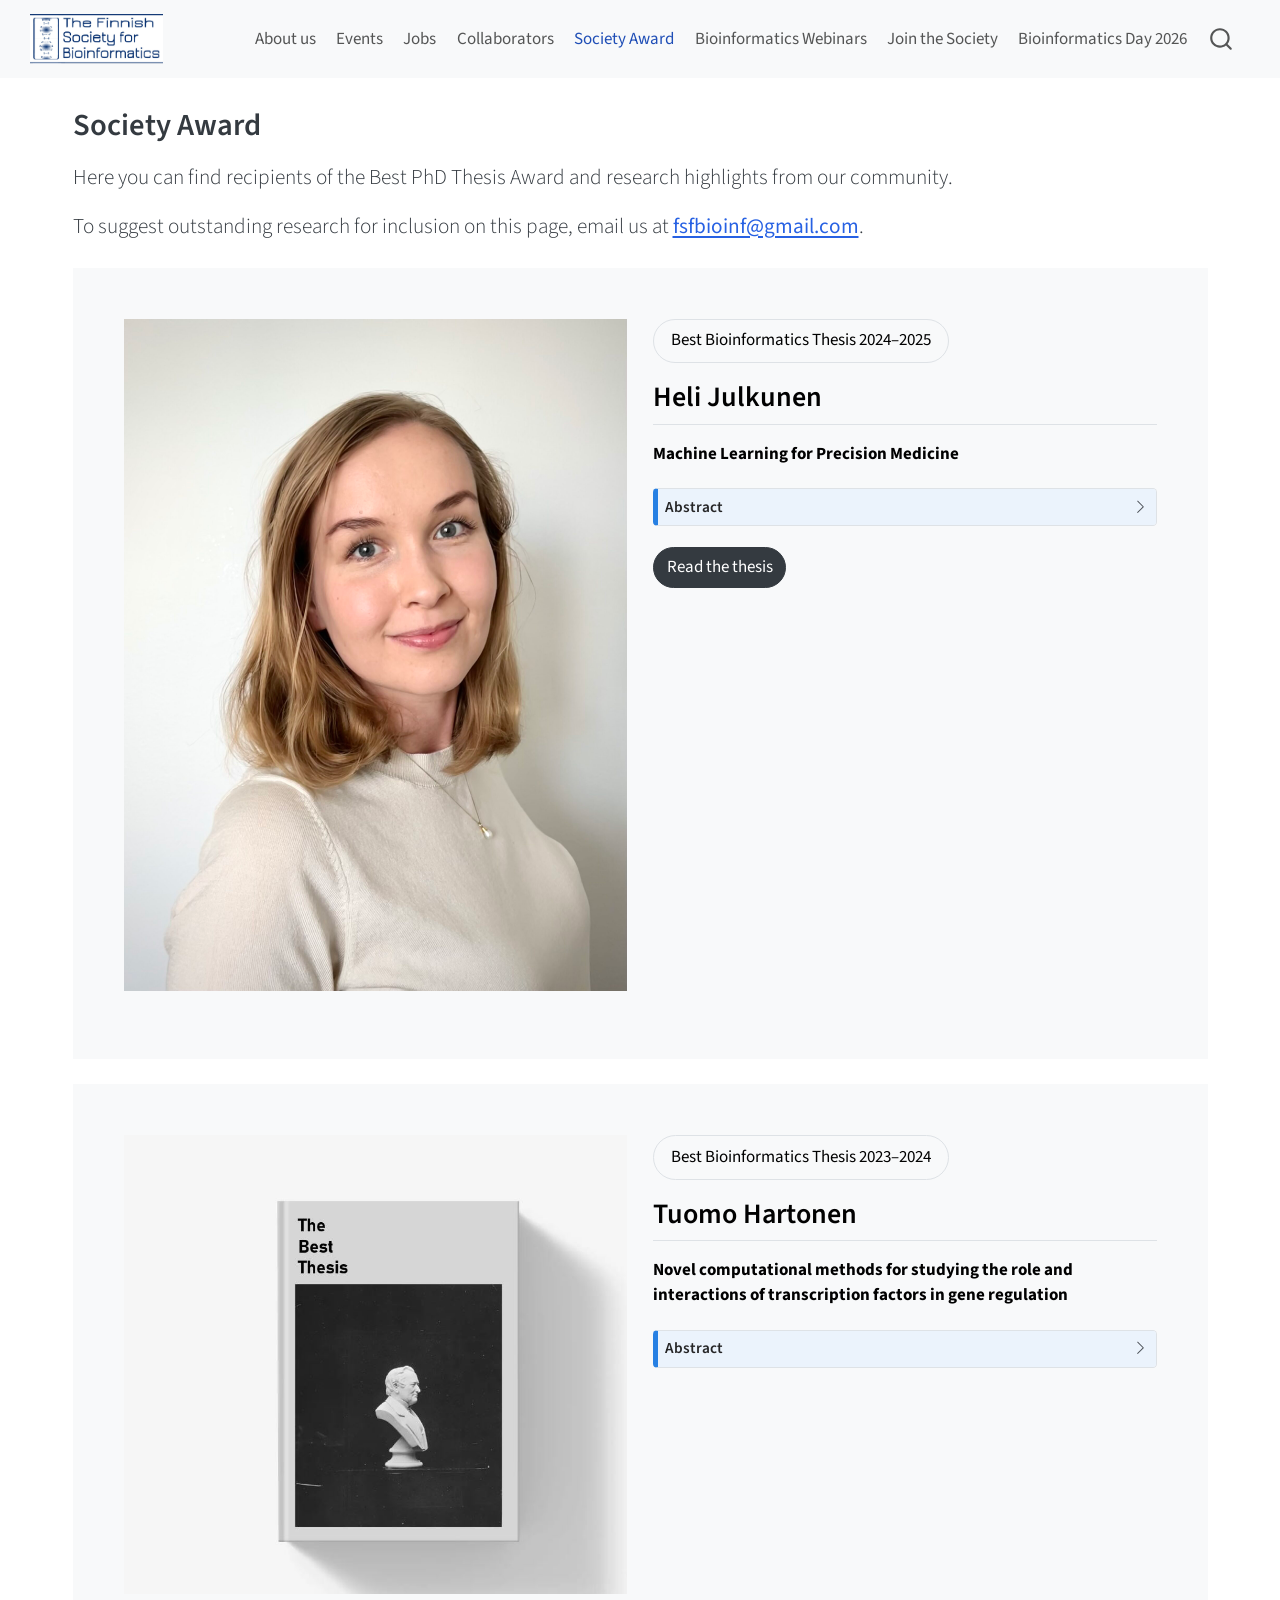
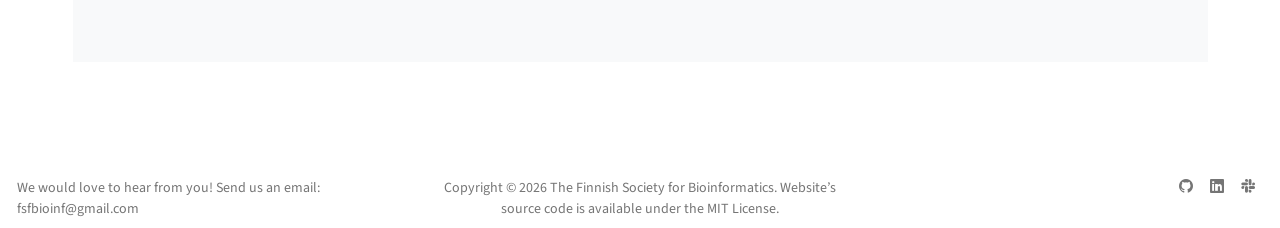
<file: pages/society-award.html>
<!DOCTYPE html>
<html xmlns="http://www.w3.org/1999/xhtml" lang="en" xml:lang="en"><head>

<meta charset="utf-8">
<meta name="generator" content="quarto-1.11.9">

<meta name="viewport" content="width=device-width, initial-scale=1.0, user-scalable=yes">


<title>Society Award – The Finnish Society for Bioinformatics</title>
<style>
/* Default styles provided by pandoc.
** See https://pandoc.org/MANUAL.html#variables-for-html for config info.
*/
span.smallcaps{font-variant: small-caps;}
div.columns{display: flex; gap: 1.5em;}
div.column{flex: auto;}
@media screen {
div.columns{gap: min(4vw, 1.5em);}
div.column{overflow-x: auto;}
}
div.hanging-indent{margin-left: 1.5em; text-indent: -1.5em;}
ul.task-list{list-style: none;}
ul.task-list li input[type="checkbox"] {
  width: 0.8em;
  margin: 0 0.8em 0.2em -1em; /* quarto-specific, see https://github.com/quarto-dev/quarto-cli/issues/4556 */ 
  vertical-align: middle;
}
</style>


<script src="../site_libs/quarto-nav/quarto-nav.js"></script>
<script src="../site_libs/quarto-nav/headroom.min.js"></script>
<script src="../site_libs/clipboard/clipboard.min.js"></script>
<script src="../site_libs/quarto-search/autocomplete.umd.js"></script>
<script src="../site_libs/quarto-search/fuse.min.js"></script>
<script src="../site_libs/quarto-search/quarto-search.js"></script>
<meta name="quarto:offset" content="../">
<link href="../images/round_logo.jpg" rel="icon" type="image/jpeg">
<script src="../site_libs/quarto-html/quarto.js" type="module"></script>
<script src="../site_libs/quarto-html/tabsets/tabsets.js" type="module"></script>
<script src="../site_libs/quarto-html/scrollable-regions/scrollable-regions.js" type="module"></script>
<script src="../site_libs/quarto-html/popper.min.js"></script>
<script src="../site_libs/quarto-html/tippy.umd.min.js"></script>
<script src="../site_libs/quarto-html/anchor.min.js"></script>
<link href="../site_libs/quarto-html/tippy.css" rel="stylesheet">
<link href="../site_libs/quarto-html/quarto-syntax-highlighting-63b5708e65d6cd79cd7618c58d0c21e7.css" rel="stylesheet" id="quarto-text-highlighting-styles">
<script src="../site_libs/bootstrap/bootstrap.min.js"></script>
<link href="../site_libs/bootstrap/bootstrap-icons.css" rel="stylesheet">
<link href="../site_libs/bootstrap/bootstrap-929b974d19bd5b303ffb9e0162cca0c1.min.css" rel="stylesheet" append-hash="true" id="quarto-bootstrap" data-mode="light">
<script id="quarto-search-options" type="application/json">{
  "location": "navbar",
  "copy-button": false,
  "collapse-after": 3,
  "panel-placement": "end",
  "type": "overlay",
  "limit": 50,
  "keyboard-shortcut": [
    "f",
    "/",
    "s"
  ],
  "show-item-context": false,
  "language": {
    "search-no-results-text": "No results",
    "search-matching-documents-text": "matching documents",
    "search-copy-link-title": "Copy link to search",
    "search-hide-matches-text": "Hide additional matches",
    "search-more-match-text": "more match in this document",
    "search-more-matches-text": "more matches in this document",
    "search-clear-button-title": "Clear",
    "search-text-placeholder": "",
    "search-detached-cancel-button-title": "Cancel",
    "search-submit-button-title": "Submit",
    "search-label": "Search"
  }
}</script>


<meta property="og:title" content="Society Award – The Finnish Society for Bioinformatics">
<meta property="og:image" content="https://bioinf.fi/images/Heli-Julkunen.jpeg">
<meta property="og:site_name" content="The Finnish Society for Bioinformatics">
<meta property="og:image:height" content="2560">
<meta property="og:image:width" content="1920">
</head>

<body class="nav-fixed quarto-light"><a id="quarto-skip-link" class="visually-hidden-focusable" href="#quarto-document-content">Skip to main content</a>

<div id="quarto-search-results"></div>
  <header id="quarto-header" class="headroom fixed-top">
    <nav class="navbar navbar-expand-lg " data-bs-theme="dark" aria-label="Site">
      <div class="navbar-container container-fluid">
      <div class="navbar-brand-container mx-auto">
    <a href="../index.html" class="navbar-brand navbar-brand-logo">
    <img src="../images/logo_white.jpg" alt="Finnish Society for Bioinformatics" class="navbar-logo light-content">
    <img src="../images/logo_white.jpg" alt="Finnish Society for Bioinformatics" class="navbar-logo dark-content">
    </a>
  </div>
          <button class="navbar-toggler" type="button" data-bs-toggle="collapse" data-bs-target="#navbarCollapse" aria-controls="navbarCollapse" aria-expanded="false" aria-label="Toggle navigation" onclick="if (window.quartoToggleHeadroom) { window.quartoToggleHeadroom(); }">
  <span class="navbar-toggler-icon"></span>
</button>
          <div class="collapse navbar-collapse" id="navbarCollapse">
            <ul class="navbar-nav navbar-nav-scroll ms-auto">
  <li class="nav-item">
    <a class="nav-link" href="../pages/about.html"> 
<span class="menu-text">About us</span></a>
  </li>  
  <li class="nav-item">
    <a class="nav-link" href="../pages/events.html"> 
<span class="menu-text">Events</span></a>
  </li>  
  <li class="nav-item">
    <a class="nav-link" href="../pages/jobs.html"> 
<span class="menu-text">Jobs</span></a>
  </li>  
  <li class="nav-item">
    <a class="nav-link" href="../pages/collaborators.html"> 
<span class="menu-text">Collaborators</span></a>
  </li>  
  <li class="nav-item">
    <a class="nav-link active" href="../pages/society-award.html" aria-current="page"> 
<span class="menu-text">Society Award</span></a>
  </li>  
  <li class="nav-item">
    <a class="nav-link" href="../pages/bioinformatics-webinars.html"> 
<span class="menu-text">Bioinformatics Webinars</span></a>
  </li>  
  <li class="nav-item">
    <a class="nav-link" href="../pages/join-the-society.html"> 
<span class="menu-text">Join the Society</span></a>
  </li>  
  <li class="nav-item">
    <a class="nav-link" href="../pages/bioinformatics-day-2026.html"> 
<span class="menu-text">Bioinformatics Day 2026</span></a>
  </li>  
</ul>
          </div> <!-- /navcollapse -->
            <div class="quarto-navbar-tools">
</div>
            <div id="quarto-search" class="" title="Search"></div>
      </div> <!-- /container-fluid -->
    </nav>
</header>
<!-- content -->
<div id="quarto-content" class="quarto-container page-columns page-rows-contents page-layout-full page-navbar">
<!-- sidebar -->
<!-- margin-sidebar -->
    
<!-- main -->
<main class="content column-page" id="quarto-document-content" tabindex="-1">

<header id="title-block-header" class="quarto-title-block default">
<div class="quarto-title">
<h1 class="title">Society Award</h1>
</div>



<div class="quarto-title-meta column-page">

    
  
    
  </div>
  


</header>


<div class="lead">
<!-- Make this paragraph stand-out: https://getbootstrap.com/docs/5.2/content/typography/#lead -->
<p>Here you can find recipients of the Best PhD Thesis Award and research highlights from our community.</p>
<p>To suggest outstanding research for inclusion on this page, email us at <a href="mailto:fsfbioinf@gmail.com">fsfbioinf@gmail.com</a>.</p>
</div>
<div class="grid bg-light p-3 p-md-5 my-4">
<div class="g-col-12 g-col-md-6 d-flex flex-column align-items-start justify-content-start">
<p><img src="../images/Heli-Julkunen.jpeg" class="img-fluid m-0"></p>
</div>
<div class="g-col-12 g-col-md-6 d-flex flex-column">
<p><span class="d-inline-block bg-light border rounded-5 px-3 py-2">Best Bioinformatics Thesis 2024–2025</span></p>
<section id="heli-julkunen" class="level2 mt-0">
<h2 class="mt-0 anchored" data-anchor-id="heli-julkunen">Heli Julkunen</h2>
<p><strong>Machine Learning for Precision Medicine</strong></p>
<div class="callout callout-style-default callout-note no-icon callout-titled">
<div class="callout-header d-flex align-content-center collapsed" data-bs-toggle="collapse" data-bs-target=".callout-1-contents" aria-controls="callout-1" aria-expanded="false" aria-label="Toggle callout">
<div class="callout-icon-container">
<i class="callout-icon no-icon"></i>
</div>
<div class="callout-title-container flex-fill">
<span class="screen-reader-only">Note</span>Abstract
</div>
<div class="callout-btn-toggle d-inline-block border-0 py-1 ps-1 pe-0 float-end"><i class="callout-toggle"></i></div>
</div>
<div id="callout-1" class="callout-1-contents callout-collapse collapse">
<div class="callout-body-container callout-body">
<p>Precision medicine is an emerging approach to healthcare that tailors prevention and treatment strategies by accounting for individual patient variability. Its implementation is becoming more feasible due to advances in the scalability and cost-effectiveness of various molecular profiling technologies, such as genomics, transcriptomics, proteomics, and metabolomics. These advances have expanded not only the amount of molecular data measurable from individuals but also the availability of large-scale datasets for research, creating opportunities to discover more effective treatments, identify disease biomarkers, and develop models for predicting disease risk. However, the sheer volume and complexity of these data necessitate advanced computational methods to extract meaningful and actionable insights for precision medicine. This dissertation develops and applies computational frameworks to address various aspects of precision medicine, including predicting the effects of drug combination treatments, utilizing metabolomic biomarkers in disease risk assessment, and improving the methodological aspects of disease risk prediction. The first publication presents a machine learning framework designed to predict the effects of drug combinations across varying doses, providing an improvement over existing methods by enabling precise dose-specific predictions. This method achieved highly accurate predictions and identified novel drug combination synergies, which were subsequently experimentally validated. This framework provides an efficient tool for systematic pre-screening of drug combinations, particularly to advance cancer treatments. The second set of publications expands the current understanding of blood biomarkers in disease risk prediction through the analysis of population-scale metabolomic data. These studies identified novel metabolomic biomarkers and highlighted their potential in predicting the risks of various diseases, including diseases where metabolomics had not previously been studied at scale. The final publication proposes a machine learning method aimed at improving time-toevent disease risk prediction by incorporating comprehensive interaction effects among predictor variables. This method demonstrated improved accuracy in risk prediction compared to standard methods across multiple diseases and different data sources, thereby supporting the development of more accurate tools for risk assessment. Taken together, the novel methods and biological insights presented in this dissertation advance the translation of molecular data into prevention and treatment strategies in precision medicine.</p>
</div>
</div>
</div>
<div class="mt-auto">
<p><a href="https://aaltodoc.aalto.fi/items/6763bc50-e308-4267-9c8f-072657d443f0" class="btn btn-dark rounded-pill" target="_blank">Read the thesis</a></p>
</div>
</section>
</div>
</div>
<div class="grid bg-light p-3 p-md-5 my-4">
<div class="g-col-12 g-col-md-6 d-flex flex-column align-items-start justify-content-start">
<p><img src="../images/the-best-thesis.jpg" class="img-fluid m-0"></p>
</div>
<div class="g-col-12 g-col-md-6 d-flex flex-column">
<p><span class="d-inline-block bg-light border rounded-5 px-3 py-2">Best Bioinformatics Thesis 2023–2024</span></p>
<section id="tuomo-hartonen" class="level2 mt-0">
<h2 class="mt-0 anchored" data-anchor-id="tuomo-hartonen">Tuomo Hartonen</h2>
<p><strong>Novel computational methods for studying the role and interactions of transcription factors in gene regulation</strong></p>
<div class="callout callout-style-default callout-note no-icon callout-titled">
<div class="callout-header d-flex align-content-center collapsed" data-bs-toggle="collapse" data-bs-target=".callout-2-contents" aria-controls="callout-2" aria-expanded="false" aria-label="Toggle callout">
<div class="callout-icon-container">
<i class="callout-icon no-icon"></i>
</div>
<div class="callout-title-container flex-fill">
<span class="screen-reader-only">Note</span>Abstract
</div>
<div class="callout-btn-toggle d-inline-block border-0 py-1 ps-1 pe-0 float-end"><i class="callout-toggle"></i></div>
</div>
<div id="callout-2" class="callout-2-contents callout-collapse collapse">
<div class="callout-body-container callout-body">
<p>Regulation of which genes are expressed and when enables the existence of different cell types sharing the same genetic code in their DNA. Erroneously functioning gene regulation can lead to diseases such as cancer. Gene regulatory programs can malfunction in several ways. Often if a disease is caused by a defective protein, the cause is a mutation in the gene coding for the protein rendering the protein unable to perform its functions properly. However, protein-coding genes make up only about 1.5% of the human genome, and majority of all disease-associated mutations discovered reside outside protein-coding genes. The mechanisms of action of these non-coding disease-associated mutations are far more incompletely understood. Binding of transcription factors (TFs) to DNA controls the rate of transcribing genetic information from the coding DNA sequence to RNA. Binding affinities of TFs to DNA have been extensively measured in vitro, ligands by exponential enrichment) and Protein Binding Microarrays (PBMs), and the genome-wide binding locations and patterns of TFs have been mapped in dozens of cell types. Despite this, our understanding of how TF binding to regulatory regions of the genome, promoters and enhancers, leads to gene expression is not at the level where gene expression could be reliably predicted based on DNA sequence only. In this work, we develop and apply computational tools to analyze and model the effects of TF-DNA binding. We also develop new methods for interpreting and understanding deep learning-based models trained on biological sequence data. In biological applications, the ability to understand how machine learning models make predictions is as, or even more important as raw predictive performance. This has created a demand for approaches helping researchers extract biologically meaningful information from deep learning model predictions. We develop a novel computational method for determining TF binding sites genome-wide from recently developed high-resolution ChIP-exo and ChIP-nexus experiments. We demonstrate that our method performs similarly or better than previously published methods while making less assumptions about the data. We also describe an improved algorithm for calling allele-specific TF-DNA binding. We utilize deep learning methods to learn features predicting transcriptional activity of human promoters and enhancers. The deep learning models are trained on massively parallel reporter gene assay (MPRA) data from human genomic regulatory elements, designed regulatory elements and promoters and enhancers selected from totally random pool of synthetic input DNA. This unprecedentedly large set of measurements of human gene regulatory element activities, in total more than 100 times the size of the human genome, allowed us to train models that were able to predict genomic transcription start site positions more accurately than models trained on genomic promoters, and to correctly predict effects of disease-associated promoter variants. We also found that interactions between promoters and local classical enhancers are non-specific in nature. The MPRA data integrated with extensive epigenetic measurements supports existence of three different classes of enhancers: classical enhancers, closed chromatin enhancers and chromatin-dependent enhancers. We also show that TFs can be divided into four different, non-exclusive classes based on their activities: chromatin opening, enhancing, promoting and TSS determining TFs. Interpreting the deep learning models of human gene regulatory elements required application of several existing model interpretation tools as well as developing new approaches. Here, we describe two new methods for visualizing features and interactions learned by deep learning models. Firstly, we describe an algorithm for testing if a deep learning model has learned an existing binding motif of a TF. Secondly, we visualize mutual information between pairwise k-mer distributions in sample inputs selected according to predictions by a machine learning model. This method highlights pairwise, and positional dependencies learned by a machine learning model. We demonstrate the use of this model-agnostic approach with classification and regression models trained on DNA, RNA and amino acid sequences. :::</p>
<div class="mt-auto">
<p><a href="https://helda.helsinki.fi/items/44958408-2b9e-4984-aa07-b244975bbd71" class="btn btn-dark rounded-pill" target="_blank">Read the thesis</a></p>
</div>
</div>
</div>
</div>
</section>
</div>


</div>

</main> <!-- /main -->
<script id="quarto-html-after-body" type="application/javascript">
  window.document.addEventListener("DOMContentLoaded", function (event) {
    const icon = "";
    const anchorJS = new window.AnchorJS();
    anchorJS.options = {
      placement: 'right',
      icon: icon
    };
    anchorJS.add('.anchored');
    const isCodeAnnotation = (el) => {
      for (const clz of el.classList) {
        if (clz.startsWith('code-annotation-')) {                     
          return true;
        }
      }
      return false;
    }
    const onCopySuccess = function(e) {
      // button target
      const button = e.trigger;
      // don't keep focus
      button.blur();
      // flash "checked"
      button.classList.add('code-copy-button-checked');
      var currentTitle = button.getAttribute("title");
      button.setAttribute("title", "Copied!");
      let tooltip;
      if (window.bootstrap) {
        button.setAttribute("data-bs-toggle", "tooltip");
        button.setAttribute("data-bs-placement", "left");
        button.setAttribute("data-bs-title", "Copied!");
        tooltip = new bootstrap.Tooltip(button, 
          { trigger: "manual", 
            customClass: "code-copy-button-tooltip",
            offset: [0, -8]});
        tooltip.show();    
      }
      setTimeout(function() {
        if (tooltip) {
          tooltip.hide();
          button.removeAttribute("data-bs-title");
          button.removeAttribute("data-bs-toggle");
          button.removeAttribute("data-bs-placement");
        }
        button.setAttribute("title", currentTitle);
        button.classList.remove('code-copy-button-checked');
      }, 1000);
      // clear code selection
      e.clearSelection();
    }
    const getTextToCopy = function(trigger) {
      const outerScaffold = trigger.parentElement.cloneNode(true);
      const codeEl = outerScaffold.querySelector('code');
      for (const childEl of codeEl.children) {
        if (isCodeAnnotation(childEl)) {
          childEl.remove();
        }
      }
      return codeEl.innerText;
    }
    const clipboard = new window.ClipboardJS('.code-copy-button:not([data-in-quarto-modal])', {
      text: getTextToCopy
    });
    clipboard.on('success', onCopySuccess);
    if (window.document.getElementById('quarto-embedded-source-code-modal')) {
      const clipboardModal = new window.ClipboardJS('.code-copy-button[data-in-quarto-modal]', {
        text: getTextToCopy,
        container: window.document.getElementById('quarto-embedded-source-code-modal')
      });
      clipboardModal.on('success', onCopySuccess);
    }
      var localhostRegex = new RegExp(/^(?:http|https):\/\/localhost\:?[0-9]*\//);
      var mailtoRegex = new RegExp(/^mailto:/);
        var filterRegex = new RegExp("https:\/\/bioinf\.fi");
      var isInternal = (href) => {
          return filterRegex.test(href) || localhostRegex.test(href) || mailtoRegex.test(href);
      }
      // Inspect non-navigation links and adorn them if external
      window.quartoDecorateExternalLinks = function (root) {
     var links = (root || window.document).querySelectorAll('a[href]:not(.nav-link):not(.navbar-brand):not(.toc-action):not(.sidebar-link):not(.sidebar-item-toggle):not(.pagination-link):not(.no-external):not([aria-hidden]):not(.dropdown-item):not(.quarto-navigation-tool):not(.about-link)');
      for (var i=0; i<links.length; i++) {
        const link = links[i];
        if (!isInternal(link.href)) {
          // undo the damage that might have been done by quarto-nav.js in the case of
          // links that we want to consider external
          if (link.dataset.originalHref !== undefined) {
            link.href = link.dataset.originalHref;
          }
          if (!link.classList.contains('no-external-icon')) {
          }
        }
      }
      };
      window.quartoDecorateExternalLinks(window.document);
    // Esc closes the popup (WCAG 1.4.13) and focus leaving both trigger and
    // popup closes it (WCAG 2.4.11); tippy handles neither for interactive popups.
    const hideOnEscAndFocusOut = {
      name: 'hideOnEscAndFocusOut',
      defaultValue: true,
      fn(instance) {
        const dismiss = () => {
          // A show scheduled by the trigger delay would otherwise reopen it
          instance.clearDelayTimeouts();
          instance.hide();
        };
        const onKeyDown = (event) => {
          if (event.key !== 'Escape') {
            return;
          }
          // Keep Esc from also reaching page handlers (e.g. reveal.js overview),
          // except an open reveal.js slide menu, which Esc should close too.
          // The menu handles keys only when its keyboard option is on.
          const menuHandlesEsc = window.Reveal?.getPlugin?.('menu')?.isOpen() &&
            window.Reveal.getConfig().menu?.keyboard !== false;
          if (!menuHandlesEsc) {
            event.stopPropagation();
          }
          if (instance.popper.contains(window.document.activeElement)) {
            // Disabled while refocusing so the focus trigger does not reopen it
            instance.disable();
            instance.reference.focus();
            instance.enable();
          }
          dismiss();
        };
        const onFocusOut = (event) => {
          const target = event.relatedTarget;
          if (target && !instance.reference.contains(target) &&
              !instance.popper.contains(target)) {
            dismiss();
          }
        };
        // On the trigger too: a click trigger (code-annotations: select) has no
        // blur handling. Attached for the instance's lifetime so leaving the
        // trigger also cancels a show still pending on the trigger delay.
        instance.reference.addEventListener('focusout', onFocusOut);
        return {
          onShow() {
            window.document.addEventListener('keydown', onKeyDown, true);
            instance.popper.addEventListener('focusout', onFocusOut);
          },
          onHide() {
            window.document.removeEventListener('keydown', onKeyDown, true);
            instance.popper.removeEventListener('focusout', onFocusOut);
          },
          onDestroy() {
            instance.reference.removeEventListener('focusout', onFocusOut);
          },
        };
      },
    };
    function tippyHover(el, contentFn, onTriggerFn, onUntriggerFn) {
      const config = {
        allowHTML: true,
        maxWidth: 500,
        delay: 100,
        arrow: false,
        appendTo: function(el) {
            return el.parentElement;
        },
        interactive: true,
        interactiveBorder: 10,
        theme: 'quarto',
        placement: 'bottom-start',
        plugins: [hideOnEscAndFocusOut],
      };
      if (contentFn) {
        config.content = contentFn;
      }
      if (onTriggerFn) {
        config.onTrigger = onTriggerFn;
      }
      if (onUntriggerFn) {
        config.onUntrigger = onUntriggerFn;
      }
      window.tippy(el, config); 
    }
    const noterefs = window.document.querySelectorAll('a[role="doc-noteref"]');
    for (var i=0; i<noterefs.length; i++) {
      const ref = noterefs[i];
      tippyHover(ref, function() {
        // use id or data attribute instead here
        let href = ref.getAttribute('data-footnote-href') || ref.getAttribute('href');
        try { href = new URL(href).hash; } catch {}
        const id = href.replace(/^#\/?/, "");
        const note = window.document.getElementById(id);
        if (note) {
          return note.innerHTML;
        } else {
          return "";
        }
      });
    }
    const xrefs = window.document.querySelectorAll('a.quarto-xref');
    const processXRef = (id, note) => {
      // Strip column container classes
      const stripColumnClz = (el) => {
        el.classList.remove("page-full", "page-columns");
        if (el.children) {
          for (const child of el.children) {
            stripColumnClz(child);
          }
        }
      }
      stripColumnClz(note)
      if (id === null || id.startsWith('sec-')) {
        // Special case sections, only their first couple elements
        const container = document.createElement("div");
        if (note.children && note.children.length > 2) {
          container.appendChild(note.children[0].cloneNode(true));
          for (let i = 1; i < note.children.length; i++) {
            const child = note.children[i];
            if (child.tagName === "P" && child.innerText === "") {
              continue;
            } else {
              container.appendChild(child.cloneNode(true));
              break;
            }
          }
          if (window.Quarto?.typesetMath) {
            window.Quarto.typesetMath(container);
          }
          return container.innerHTML
        } else {
          if (window.Quarto?.typesetMath) {
            window.Quarto.typesetMath(note);
          }
          return note.innerHTML;
        }
      } else {
        // Remove any anchor links if they are present
        const anchorLink = note.querySelector('a.anchorjs-link');
        if (anchorLink) {
          anchorLink.remove();
        }
        if (window.Quarto?.typesetMath) {
          window.Quarto.typesetMath(note);
        }
        if (note.classList.contains("callout")) {
          return note.outerHTML;
        } else {
          return note.innerHTML;
        }
      }
    }
    for (var i=0; i<xrefs.length; i++) {
      const xref = xrefs[i];
      tippyHover(xref, undefined, function(instance) {
        instance.disable();
        let url = xref.getAttribute('href');
        let hash = undefined; 
        if (url.startsWith('#')) {
          hash = url;
        } else {
          try { hash = new URL(url).hash; } catch {}
        }
        if (hash) {
          const id = hash.replace(/^#\/?/, "");
          const note = window.document.getElementById(id);
          if (note !== null) {
            try {
              const html = processXRef(id, note.cloneNode(true));
              instance.setContent(html);
            } finally {
              instance.enable();
              instance.show();
            }
          } else {
            // See if we can fetch this
            fetch(url.split('#')[0])
            .then(res => res.text())
            .then(html => {
              const parser = new DOMParser();
              const htmlDoc = parser.parseFromString(html, "text/html");
              const note = htmlDoc.getElementById(id);
              if (note !== null) {
                const html = processXRef(id, note);
                instance.setContent(html);
              } 
            }).finally(() => {
              instance.enable();
              instance.show();
            });
          }
        } else {
          // See if we can fetch a full url (with no hash to target)
          // This is a special case and we should probably do some content thinning / targeting
          fetch(url)
          .then(res => res.text())
          .then(html => {
            const parser = new DOMParser();
            const htmlDoc = parser.parseFromString(html, "text/html");
            const note = htmlDoc.querySelector('main.content');
            if (note !== null) {
              // This should only happen for chapter cross references
              // (since there is no id in the URL)
              // remove the first header
              if (note.children.length > 0 && note.children[0].tagName === "HEADER") {
                note.children[0].remove();
              }
              const html = processXRef(null, note);
              instance.setContent(html);
            } 
          }).finally(() => {
            instance.enable();
            instance.show();
          });
        }
      }, function(instance) {
      });
    }
        let selectedAnnoteEl;
        const selectorForAnnotation = ( cell, annotation) => {
          let cellAttr = 'data-code-cell="' + cell + '"';
          let lineAttr = 'data-code-annotation="' +  annotation + '"';
          const selector = 'span[' + cellAttr + '][' + lineAttr + ']';
          return selector;
        }
        const selectCodeLines = (annoteEl) => {
          const doc = window.document;
          const targetCell = annoteEl.getAttribute("data-target-cell");
          const targetAnnotation = annoteEl.getAttribute("data-target-annotation");
          const annoteSpan = window.document.querySelector(selectorForAnnotation(targetCell, targetAnnotation));
          const lines = annoteSpan.getAttribute("data-code-lines").split(",");
          const lineIds = lines.map((line) => {
            return targetCell + "-" + line;
          })
          // Each band is positioned against its own containing block, which is
          // not the offsetParent of the lines, so place it from client rects.
          const placeBand = (band, firstEl, lastEl, codeBlock) => {
            const container = band.offsetParent;
            if (container === null) {
              return;
            }
            const containerRect = container.getBoundingClientRect();
            // Reveal.js scales slides with a transform, so convert client
            // pixels back to the CSS pixels of the container.
            const scale = containerRect.height / container.offsetHeight || 1;
            const firstRect = firstEl.getBoundingClientRect();
            const lastRect = lastEl.getBoundingClientRect();
            const top = (firstRect.top - containerRect.top) / scale - container.clientTop + container.scrollTop;
            const height = (lastRect.bottom - firstRect.top) / scale;
            band.style.top = top - 2 + "px";
            band.style.height = height + 4 + "px";
            if (codeBlock) {
              // Without the copy button wrapper, the containing block is wider
              // than the code block, so span the code block explicitly.
              const blockRect = codeBlock.getBoundingClientRect();
              band.style.left = (blockRect.left - containerRect.left) / scale - container.clientLeft + container.scrollLeft + "px";
              band.style.width = blockRect.width / scale + "px";
            }
          };
          if (lineIds.length > 0) {
            const el = window.document.getElementById(lineIds[0]);
            const lastEl = window.document.getElementById(lineIds[lineIds.length - 1]);
            const parent = el.parentElement.parentElement;
            // cook up a div (if necessary) and position it
            let div = window.document.getElementById("code-annotation-line-highlight");
            if (div === null) {
              div = window.document.createElement("div");
              div.setAttribute("id", "code-annotation-line-highlight");
              div.style.position = 'absolute';
              parent.appendChild(div);
            }
            placeBand(div, el, lastEl, parent.closest("div.sourceCode") || parent);
            let gutterDiv = window.document.getElementById("code-annotation-line-highlight-gutter");
            if (gutterDiv === null) {
              gutterDiv = window.document.createElement("div");
              gutterDiv.setAttribute("id", "code-annotation-line-highlight-gutter");
              gutterDiv.style.position = 'absolute';
              const codeCell = window.document.getElementById(targetCell);
              const gutter = codeCell.querySelector('.code-annotation-gutter');
              gutter.appendChild(gutterDiv);
            }
            placeBand(gutterDiv, el, lastEl);
            selectedAnnoteEl = annoteEl;
          }
        };
        const unselectCodeLines = () => {
          const elementsIds = ["code-annotation-line-highlight", "code-annotation-line-highlight-gutter"];
          elementsIds.forEach((elId) => {
            const div = window.document.getElementById(elId);
            if (div) {
              div.remove();
            }
          });
          selectedAnnoteEl = undefined;
        };
          // Handle positioning of the toggle
      window.addEventListener(
        "resize",
        throttle(() => {
          elRect = undefined;
          if (selectedAnnoteEl) {
            selectCodeLines(selectedAnnoteEl);
          }
        }, 10)
      );
      function throttle(fn, ms) {
      let throttle = false;
      let timer;
        return (...args) => {
          if(!throttle) { // first call gets through
              fn.apply(this, args);
              throttle = true;
          } else { // all the others get throttled
              if(timer) clearTimeout(timer); // cancel #2
              timer = setTimeout(() => {
                fn.apply(this, args);
                timer = throttle = false;
              }, ms);
          }
        };
      }
        // Attach click handler to the DT
        const annoteDls = window.document.querySelectorAll('dt[data-target-cell]');
        for (const annoteDlNode of annoteDls) {
          annoteDlNode.addEventListener('click', (event) => {
            const clickedEl = event.target;
            if (clickedEl !== selectedAnnoteEl) {
              unselectCodeLines();
              const activeEl = window.document.querySelector('dt[data-target-cell].code-annotation-active');
              if (activeEl) {
                activeEl.classList.remove('code-annotation-active');
              }
              selectCodeLines(clickedEl);
              clickedEl.classList.add('code-annotation-active');
            } else {
              // Unselect the line
              unselectCodeLines();
              clickedEl.classList.remove('code-annotation-active');
            }
          });
        }
    const findCites = (el) => {
      const parentEl = el.parentElement;
      if (parentEl) {
        const cites = parentEl.dataset.cites;
        if (cites) {
          return {
            el,
            cites: cites.split(' ')
          };
        } else {
          return findCites(el.parentElement)
        }
      } else {
        return undefined;
      }
    };
    var bibliorefs = window.document.querySelectorAll('a[role="doc-biblioref"]');
    for (var i=0; i<bibliorefs.length; i++) {
      const ref = bibliorefs[i];
      const citeInfo = findCites(ref);
      if (citeInfo) {
        tippyHover(citeInfo.el, function() {
          var popup = window.document.createElement('div');
          citeInfo.cites.forEach(function(cite) {
            var citeDiv = window.document.createElement('div');
            citeDiv.classList.add('hanging-indent');
            citeDiv.classList.add('csl-entry');
            var biblioDiv = window.document.getElementById('ref-' + cite);
            if (biblioDiv) {
              citeDiv.innerHTML = biblioDiv.innerHTML;
            }
            popup.appendChild(citeDiv);
          });
          return popup.innerHTML;
        });
      }
    }
  });
  </script>
  <script type="application/javascript">
  window.quartoScrollableRegionsLabels = {"code":"Scrollable code","output":"Scrollable output"};
  </script>
</div> <!-- /content -->
<footer class="footer">
  <div class="nav-footer">
    <div class="nav-footer-left">
<p>We would love to hear from you! Send us an email: fsfbioinf@gmail.com</p>
</div>   
    <div class="nav-footer-center">
<p>Copyright © 2026 The Finnish Society for Bioinformatics. Website’s source code is available under the MIT License.</p>
</div>
    <div class="nav-footer-right">
      <ul class="footer-items list-unstyled">
    <li class="nav-item compact">
    <a class="nav-link" href="https://github.com/Finnish-Society-for-Bioinformatics">
      <i class="bi bi-github" role="img" aria-label="GitHub">
</i> 
    </a>
  </li>  
    <li class="nav-item compact">
    <a class="nav-link" href="https://www.linkedin.com/company/finnish-society-for-bioinformatics">
      <i class="bi bi-linkedin" role="img" aria-label="LinkedIn">
</i> 
    </a>
  </li>  
    <li class="nav-item compact">
    <a class="nav-link" href="https://bioinffi.slack.com/">
      <i class="bi bi-slack" role="img" aria-label="Slack">
</i> 
    </a>
  </li>  
</ul>
    </div>
  </div>
</footer>




</body></html>
</file>
<file: site_libs/quarto-html/tippy.css>
.tippy-box[data-animation=fade][data-state=hidden]{opacity:0}[data-tippy-root]{max-width:calc(100vw - 10px)}.tippy-box{position:relative;background-color:#333;color:#fff;border-radius:4px;font-size:14px;line-height:1.4;white-space:normal;outline:0;transition-property:transform,visibility,opacity}.tippy-box[data-placement^=top]>.tippy-arrow{bottom:0}.tippy-box[data-placement^=top]>.tippy-arrow:before{bottom:-7px;left:0;border-width:8px 8px 0;border-top-color:initial;transform-origin:center top}.tippy-box[data-placement^=bottom]>.tippy-arrow{top:0}.tippy-box[data-placement^=bottom]>.tippy-arrow:before{top:-7px;left:0;border-width:0 8px 8px;border-bottom-color:initial;transform-origin:center bottom}.tippy-box[data-placement^=left]>.tippy-arrow{right:0}.tippy-box[data-placement^=left]>.tippy-arrow:before{border-width:8px 0 8px 8px;border-left-color:initial;right:-7px;transform-origin:center left}.tippy-box[data-placement^=right]>.tippy-arrow{left:0}.tippy-box[data-placement^=right]>.tippy-arrow:before{left:-7px;border-width:8px 8px 8px 0;border-right-color:initial;transform-origin:center right}.tippy-box[data-inertia][data-state=visible]{transition-timing-function:cubic-bezier(.54,1.5,.38,1.11)}.tippy-arrow{width:16px;height:16px;color:#333}.tippy-arrow:before{content:"";position:absolute;border-color:transparent;border-style:solid}.tippy-content{position:relative;padding:5px 9px;z-index:1}
</file>
<file: site_libs/quarto-html/quarto-syntax-highlighting-63b5708e65d6cd79cd7618c58d0c21e7.css>
/* quarto syntax highlight colors */
:root {
  --quarto-hl-ot-color: #003B4F;
  --quarto-hl-at-color: #657422;
  --quarto-hl-ss-color: #20794D;
  --quarto-hl-an-color: #5E5E5E;
  --quarto-hl-fu-color: #4758AB;
  --quarto-hl-st-color: #20794D;
  --quarto-hl-cf-color: #003B4F;
  --quarto-hl-op-color: #5E5E5E;
  --quarto-hl-er-color: #AD0000;
  --quarto-hl-bn-color: #AD0000;
  --quarto-hl-al-color: #AD0000;
  --quarto-hl-va-color: #111111;
  --quarto-hl-bu-color: inherit;
  --quarto-hl-ex-color: inherit;
  --quarto-hl-pp-color: #AD0000;
  --quarto-hl-in-color: #5E5E5E;
  --quarto-hl-vs-color: #20794D;
  --quarto-hl-wa-color: #5E5E5E;
  --quarto-hl-do-color: #5E5E5E;
  --quarto-hl-im-color: #00769E;
  --quarto-hl-ch-color: #20794D;
  --quarto-hl-dt-color: #AD0000;
  --quarto-hl-fl-color: #AD0000;
  --quarto-hl-co-color: #5E5E5E;
  --quarto-hl-cv-color: #5E5E5E;
  --quarto-hl-cn-color: #8f5902;
  --quarto-hl-sc-color: #5E5E5E;
  --quarto-hl-dv-color: #AD0000;
  --quarto-hl-kw-color: #003B4F;
}

/* other quarto variables */
:root {
  --quarto-font-monospace: SFMono-Regular, Menlo, Monaco, Consolas, "Liberation Mono", "Courier New", monospace;
}

/* syntax highlight based on Pandoc's rules */
pre > code.sourceCode > span {
  color: #003B4F;
}

code.sourceCode > span {
  color: #003B4F;
}

div.sourceCode,
div.sourceCode pre.sourceCode {
  color: #003B4F;
}

/* Normal */
code span {
  color: #003B4F;
}

/* Alert */
code span.al {
  color: #AD0000;
  font-style: inherit;
}

/* Annotation */
code span.an {
  color: #5E5E5E;
  font-style: inherit;
}

/* Attribute */
code span.at {
  color: #657422;
  font-style: inherit;
}

/* BaseN */
code span.bn {
  color: #AD0000;
  font-style: inherit;
}

/* BuiltIn */
code span.bu {
  font-style: inherit;
}

/* ControlFlow */
code span.cf {
  color: #003B4F;
  font-weight: bold;
  font-style: inherit;
}

/* Char */
code span.ch {
  color: #20794D;
  font-style: inherit;
}

/* Constant */
code span.cn {
  color: #8f5902;
  font-style: inherit;
}

/* Comment */
code span.co {
  color: #5E5E5E;
  font-style: inherit;
}

/* CommentVar */
code span.cv {
  color: #5E5E5E;
  font-style: italic;
}

/* Documentation */
code span.do {
  color: #5E5E5E;
  font-style: italic;
}

/* DataType */
code span.dt {
  color: #AD0000;
  font-style: inherit;
}

/* DecVal */
code span.dv {
  color: #AD0000;
  font-style: inherit;
}

/* Error */
code span.er {
  color: #AD0000;
  font-style: inherit;
}

/* Extension */
code span.ex {
  font-style: inherit;
}

/* Float */
code span.fl {
  color: #AD0000;
  font-style: inherit;
}

/* Function */
code span.fu {
  color: #4758AB;
  font-style: inherit;
}

/* Import */
code span.im {
  color: #00769E;
  font-style: inherit;
}

/* Information */
code span.in {
  color: #5E5E5E;
  font-style: inherit;
}

/* Keyword */
code span.kw {
  color: #003B4F;
  font-weight: bold;
  font-style: inherit;
}

/* Operator */
code span.op {
  color: #5E5E5E;
  font-style: inherit;
}

/* Other */
code span.ot {
  color: #003B4F;
  font-style: inherit;
}

/* Preprocessor */
code span.pp {
  color: #AD0000;
  font-style: inherit;
}

/* SpecialChar */
code span.sc {
  color: #5E5E5E;
  font-style: inherit;
}

/* SpecialString */
code span.ss {
  color: #20794D;
  font-style: inherit;
}

/* String */
code span.st {
  color: #20794D;
  font-style: inherit;
}

/* Variable */
code span.va {
  color: #111111;
  font-style: inherit;
}

/* VerbatimString */
code span.vs {
  color: #20794D;
  font-style: inherit;
}

/* Warning */
code span.wa {
  color: #5E5E5E;
  font-style: italic;
}

.prevent-inlining {
  content: "</";
}

/*# sourceMappingURL=054cc16b9e9817627be6994582d2ffb5.css.map */
</file>
<file: site_libs/quarto-contrib/videojs/video-js.css>
@charset "UTF-8";
.vjs-modal-dialog .vjs-modal-dialog-content, .video-js .vjs-modal-dialog, .vjs-button > .vjs-icon-placeholder:before, .video-js .vjs-big-play-button .vjs-icon-placeholder:before {
  position: absolute;
  top: 0;
  left: 0;
  width: 100%;
  height: 100%;
}

.vjs-button > .vjs-icon-placeholder:before, .video-js .vjs-big-play-button .vjs-icon-placeholder:before {
  text-align: center;
}

@font-face {
  font-family: VideoJS;
  src: url([data-uri]) format("woff");
  font-weight: normal;
  font-style: normal;
}
.vjs-icon-play, .video-js .vjs-play-control .vjs-icon-placeholder, .video-js .vjs-big-play-button .vjs-icon-placeholder:before {
  font-family: VideoJS;
  font-weight: normal;
  font-style: normal;
}
.vjs-icon-play:before, .video-js .vjs-play-control .vjs-icon-placeholder:before, .video-js .vjs-big-play-button .vjs-icon-placeholder:before {
  content: "\f101";
}

.vjs-icon-play-circle {
  font-family: VideoJS;
  font-weight: normal;
  font-style: normal;
}
.vjs-icon-play-circle:before {
  content: "\f102";
}

.vjs-icon-pause, .video-js .vjs-play-control.vjs-playing .vjs-icon-placeholder {
  font-family: VideoJS;
  font-weight: normal;
  font-style: normal;
}
.vjs-icon-pause:before, .video-js .vjs-play-control.vjs-playing .vjs-icon-placeholder:before {
  content: "\f103";
}

.vjs-icon-volume-mute, .video-js .vjs-mute-control.vjs-vol-0 .vjs-icon-placeholder {
  font-family: VideoJS;
  font-weight: normal;
  font-style: normal;
}
.vjs-icon-volume-mute:before, .video-js .vjs-mute-control.vjs-vol-0 .vjs-icon-placeholder:before {
  content: "\f104";
}

.vjs-icon-volume-low, .video-js .vjs-mute-control.vjs-vol-1 .vjs-icon-placeholder {
  font-family: VideoJS;
  font-weight: normal;
  font-style: normal;
}
.vjs-icon-volume-low:before, .video-js .vjs-mute-control.vjs-vol-1 .vjs-icon-placeholder:before {
  content: "\f105";
}

.vjs-icon-volume-mid, .video-js .vjs-mute-control.vjs-vol-2 .vjs-icon-placeholder {
  font-family: VideoJS;
  font-weight: normal;
  font-style: normal;
}
.vjs-icon-volume-mid:before, .video-js .vjs-mute-control.vjs-vol-2 .vjs-icon-placeholder:before {
  content: "\f106";
}

.vjs-icon-volume-high, .video-js .vjs-mute-control .vjs-icon-placeholder {
  font-family: VideoJS;
  font-weight: normal;
  font-style: normal;
}
.vjs-icon-volume-high:before, .video-js .vjs-mute-control .vjs-icon-placeholder:before {
  content: "\f107";
}

.vjs-icon-fullscreen-enter, .video-js .vjs-fullscreen-control .vjs-icon-placeholder {
  font-family: VideoJS;
  font-weight: normal;
  font-style: normal;
}
.vjs-icon-fullscreen-enter:before, .video-js .vjs-fullscreen-control .vjs-icon-placeholder:before {
  content: "\f108";
}

.vjs-icon-fullscreen-exit, .video-js.vjs-fullscreen .vjs-fullscreen-control .vjs-icon-placeholder {
  font-family: VideoJS;
  font-weight: normal;
  font-style: normal;
}
.vjs-icon-fullscreen-exit:before, .video-js.vjs-fullscreen .vjs-fullscreen-control .vjs-icon-placeholder:before {
  content: "\f109";
}

.vjs-icon-square {
  font-family: VideoJS;
  font-weight: normal;
  font-style: normal;
}
.vjs-icon-square:before {
  content: "\f10a";
}

.vjs-icon-spinner {
  font-family: VideoJS;
  font-weight: normal;
  font-style: normal;
}
.vjs-icon-spinner:before {
  content: "\f10b";
}

.vjs-icon-subtitles, .video-js .vjs-subs-caps-button .vjs-icon-placeholder,
.video-js.video-js:lang(en-GB) .vjs-subs-caps-button .vjs-icon-placeholder,
.video-js.video-js:lang(en-IE) .vjs-subs-caps-button .vjs-icon-placeholder,
.video-js.video-js:lang(en-AU) .vjs-subs-caps-button .vjs-icon-placeholder,
.video-js.video-js:lang(en-NZ) .vjs-subs-caps-button .vjs-icon-placeholder, .video-js .vjs-subtitles-button .vjs-icon-placeholder {
  font-family: VideoJS;
  font-weight: normal;
  font-style: normal;
}
.vjs-icon-subtitles:before, .video-js .vjs-subs-caps-button .vjs-icon-placeholder:before,
.video-js.video-js:lang(en-GB) .vjs-subs-caps-button .vjs-icon-placeholder:before,
.video-js.video-js:lang(en-IE) .vjs-subs-caps-button .vjs-icon-placeholder:before,
.video-js.video-js:lang(en-AU) .vjs-subs-caps-button .vjs-icon-placeholder:before,
.video-js.video-js:lang(en-NZ) .vjs-subs-caps-button .vjs-icon-placeholder:before, .video-js .vjs-subtitles-button .vjs-icon-placeholder:before {
  content: "\f10c";
}

.vjs-icon-captions, .video-js:lang(en) .vjs-subs-caps-button .vjs-icon-placeholder,
.video-js:lang(fr-CA) .vjs-subs-caps-button .vjs-icon-placeholder, .video-js .vjs-captions-button .vjs-icon-placeholder {
  font-family: VideoJS;
  font-weight: normal;
  font-style: normal;
}
.vjs-icon-captions:before, .video-js:lang(en) .vjs-subs-caps-button .vjs-icon-placeholder:before,
.video-js:lang(fr-CA) .vjs-subs-caps-button .vjs-icon-placeholder:before, .video-js .vjs-captions-button .vjs-icon-placeholder:before {
  content: "\f10d";
}

.vjs-icon-chapters, .video-js .vjs-chapters-button .vjs-icon-placeholder {
  font-family: VideoJS;
  font-weight: normal;
  font-style: normal;
}
.vjs-icon-chapters:before, .video-js .vjs-chapters-button .vjs-icon-placeholder:before {
  content: "\f10e";
}

.vjs-icon-share {
  font-family: VideoJS;
  font-weight: normal;
  font-style: normal;
}
.vjs-icon-share:before {
  content: "\f10f";
}

.vjs-icon-cog {
  font-family: VideoJS;
  font-weight: normal;
  font-style: normal;
}
.vjs-icon-cog:before {
  content: "\f110";
}

.vjs-icon-circle, .vjs-seek-to-live-control .vjs-icon-placeholder, .video-js .vjs-volume-level, .video-js .vjs-play-progress {
  font-family: VideoJS;
  font-weight: normal;
  font-style: normal;
}
.vjs-icon-circle:before, .vjs-seek-to-live-control .vjs-icon-placeholder:before, .video-js .vjs-volume-level:before, .video-js .vjs-play-progress:before {
  content: "\f111";
}

.vjs-icon-circle-outline {
  font-family: VideoJS;
  font-weight: normal;
  font-style: normal;
}
.vjs-icon-circle-outline:before {
  content: "\f112";
}

.vjs-icon-circle-inner-circle {
  font-family: VideoJS;
  font-weight: normal;
  font-style: normal;
}
.vjs-icon-circle-inner-circle:before {
  content: "\f113";
}

.vjs-icon-hd {
  font-family: VideoJS;
  font-weight: normal;
  font-style: normal;
}
.vjs-icon-hd:before {
  content: "\f114";
}

.vjs-icon-cancel, .video-js .vjs-control.vjs-close-button .vjs-icon-placeholder {
  font-family: VideoJS;
  font-weight: normal;
  font-style: normal;
}
.vjs-icon-cancel:before, .video-js .vjs-control.vjs-close-button .vjs-icon-placeholder:before {
  content: "\f115";
}

.vjs-icon-replay, .video-js .vjs-play-control.vjs-ended .vjs-icon-placeholder {
  font-family: VideoJS;
  font-weight: normal;
  font-style: normal;
}
.vjs-icon-replay:before, .video-js .vjs-play-control.vjs-ended .vjs-icon-placeholder:before {
  content: "\f116";
}

.vjs-icon-facebook {
  font-family: VideoJS;
  font-weight: normal;
  font-style: normal;
}
.vjs-icon-facebook:before {
  content: "\f117";
}

.vjs-icon-gplus {
  font-family: VideoJS;
  font-weight: normal;
  font-style: normal;
}
.vjs-icon-gplus:before {
  content: "\f118";
}

.vjs-icon-linkedin {
  font-family: VideoJS;
  font-weight: normal;
  font-style: normal;
}
.vjs-icon-linkedin:before {
  content: "\f119";
}

.vjs-icon-twitter {
  font-family: VideoJS;
  font-weight: normal;
  font-style: normal;
}
.vjs-icon-twitter:before {
  content: "\f11a";
}

.vjs-icon-tumblr {
  font-family: VideoJS;
  font-weight: normal;
  font-style: normal;
}
.vjs-icon-tumblr:before {
  content: "\f11b";
}

.vjs-icon-pinterest {
  font-family: VideoJS;
  font-weight: normal;
  font-style: normal;
}
.vjs-icon-pinterest:before {
  content: "\f11c";
}

.vjs-icon-audio-description, .video-js .vjs-descriptions-button .vjs-icon-placeholder {
  font-family: VideoJS;
  font-weight: normal;
  font-style: normal;
}
.vjs-icon-audio-description:before, .video-js .vjs-descriptions-button .vjs-icon-placeholder:before {
  content: "\f11d";
}

.vjs-icon-audio, .video-js .vjs-audio-button .vjs-icon-placeholder {
  font-family: VideoJS;
  font-weight: normal;
  font-style: normal;
}
.vjs-icon-audio:before, .video-js .vjs-audio-button .vjs-icon-placeholder:before {
  content: "\f11e";
}

.vjs-icon-next-item {
  font-family: VideoJS;
  font-weight: normal;
  font-style: normal;
}
.vjs-icon-next-item:before {
  content: "\f11f";
}

.vjs-icon-previous-item {
  font-family: VideoJS;
  font-weight: normal;
  font-style: normal;
}
.vjs-icon-previous-item:before {
  content: "\f120";
}

.vjs-icon-picture-in-picture-enter, .video-js .vjs-picture-in-picture-control .vjs-icon-placeholder {
  font-family: VideoJS;
  font-weight: normal;
  font-style: normal;
}
.vjs-icon-picture-in-picture-enter:before, .video-js .vjs-picture-in-picture-control .vjs-icon-placeholder:before {
  content: "\f121";
}

.vjs-icon-picture-in-picture-exit, .video-js.vjs-picture-in-picture .vjs-picture-in-picture-control .vjs-icon-placeholder {
  font-family: VideoJS;
  font-weight: normal;
  font-style: normal;
}
.vjs-icon-picture-in-picture-exit:before, .video-js.vjs-picture-in-picture .vjs-picture-in-picture-control .vjs-icon-placeholder:before {
  content: "\f122";
}

.video-js {
  display: block;
  vertical-align: top;
  box-sizing: border-box;
  color: #fff;
  background-color: #000;
  position: relative;
  padding: 0;
  font-size: 10px;
  line-height: 1;
  font-weight: normal;
  font-style: normal;
  font-family: Arial, Helvetica, sans-serif;
  word-break: initial;
}
.video-js:-moz-full-screen {
  position: absolute;
}
.video-js:-webkit-full-screen {
  width: 100% !important;
  height: 100% !important;
}

.video-js[tabindex="-1"] {
  outline: none;
}

.video-js *,
.video-js *:before,
.video-js *:after {
  box-sizing: inherit;
}

.video-js ul {
  font-family: inherit;
  font-size: inherit;
  line-height: inherit;
  list-style-position: outside;
  margin-left: 0;
  margin-right: 0;
  margin-top: 0;
  margin-bottom: 0;
}

.video-js.vjs-fluid,
.video-js.vjs-16-9,
.video-js.vjs-4-3,
.video-js.vjs-9-16,
.video-js.vjs-1-1 {
  width: 100%;
  max-width: 100%;
}

.video-js.vjs-fluid:not(.vjs-audio-only-mode),
.video-js.vjs-16-9:not(.vjs-audio-only-mode),
.video-js.vjs-4-3:not(.vjs-audio-only-mode),
.video-js.vjs-9-16:not(.vjs-audio-only-mode),
.video-js.vjs-1-1:not(.vjs-audio-only-mode) {
  height: 0;
}

.video-js.vjs-16-9:not(.vjs-audio-only-mode) {
  padding-top: 56.25%;
}

.video-js.vjs-4-3:not(.vjs-audio-only-mode) {
  padding-top: 75%;
}

.video-js.vjs-9-16:not(.vjs-audio-only-mode) {
  padding-top: 177.7777777778%;
}

.video-js.vjs-1-1:not(.vjs-audio-only-mode) {
  padding-top: 100%;
}

.video-js.vjs-fill:not(.vjs-audio-only-mode) {
  width: 100%;
  height: 100%;
}

.video-js .vjs-tech {
  position: absolute;
  top: 0;
  left: 0;
  width: 100%;
  height: 100%;
}

.video-js.vjs-audio-only-mode .vjs-tech {
  display: none;
}

body.vjs-full-window {
  padding: 0;
  margin: 0;
  height: 100%;
}

.vjs-full-window .video-js.vjs-fullscreen {
  position: fixed;
  overflow: hidden;
  z-index: 1000;
  left: 0;
  top: 0;
  bottom: 0;
  right: 0;
}

.video-js.vjs-fullscreen:not(.vjs-ios-native-fs) {
  width: 100% !important;
  height: 100% !important;
  padding-top: 0 !important;
}

.video-js.vjs-fullscreen.vjs-user-inactive {
  cursor: none;
}

.vjs-hidden {
  display: none !important;
}

.vjs-disabled {
  opacity: 0.5;
  cursor: default;
}

.video-js .vjs-offscreen {
  height: 1px;
  left: -9999px;
  position: absolute;
  top: 0;
  width: 1px;
}

.vjs-lock-showing {
  display: block !important;
  opacity: 1 !important;
  visibility: visible !important;
}

.vjs-no-js {
  padding: 20px;
  color: #fff;
  background-color: #000;
  font-size: 18px;
  font-family: Arial, Helvetica, sans-serif;
  text-align: center;
  width: 300px;
  height: 150px;
  margin: 0px auto;
}

.vjs-no-js a,
.vjs-no-js a:visited {
  color: #66A8CC;
}

.video-js .vjs-big-play-button {
  font-size: 3em;
  line-height: 1.5em;
  height: 1.63332em;
  width: 3em;
  display: block;
  position: absolute;
  top: 10px;
  left: 10px;
  padding: 0;
  cursor: pointer;
  opacity: 1;
  border: 0.06666em solid #fff;
  background-color: #2B333F;
  background-color: rgba(43, 51, 63, 0.7);
  border-radius: 0.3em;
  transition: all 0.4s;
}
.vjs-big-play-centered .vjs-big-play-button {
  top: 50%;
  left: 50%;
  margin-top: -0.81666em;
  margin-left: -1.5em;
}

.video-js:hover .vjs-big-play-button,
.video-js .vjs-big-play-button:focus {
  border-color: #fff;
  background-color: #73859f;
  background-color: rgba(115, 133, 159, 0.5);
  transition: all 0s;
}

.vjs-controls-disabled .vjs-big-play-button,
.vjs-has-started .vjs-big-play-button,
.vjs-using-native-controls .vjs-big-play-button,
.vjs-error .vjs-big-play-button {
  display: none;
}

.vjs-has-started.vjs-paused.vjs-show-big-play-button-on-pause .vjs-big-play-button {
  display: block;
}

.video-js button {
  background: none;
  border: none;
  color: inherit;
  display: inline-block;
  font-size: inherit;
  line-height: inherit;
  text-transform: none;
  text-decoration: none;
  transition: none;
  -webkit-appearance: none;
  -moz-appearance: none;
  appearance: none;
}

.vjs-control .vjs-button {
  width: 100%;
  height: 100%;
}

.video-js .vjs-control.vjs-close-button {
  cursor: pointer;
  height: 3em;
  position: absolute;
  right: 0;
  top: 0.5em;
  z-index: 2;
}
.video-js .vjs-modal-dialog {
  background: rgba(0, 0, 0, 0.8);
  background: linear-gradient(180deg, rgba(0, 0, 0, 0.8), rgba(255, 255, 255, 0));
  overflow: auto;
}

.video-js .vjs-modal-dialog > * {
  box-sizing: border-box;
}

.vjs-modal-dialog .vjs-modal-dialog-content {
  font-size: 1.2em;
  line-height: 1.5;
  padding: 20px 24px;
  z-index: 1;
}

.vjs-menu-button {
  cursor: pointer;
}

.vjs-menu-button.vjs-disabled {
  cursor: default;
}

.vjs-workinghover .vjs-menu-button.vjs-disabled:hover .vjs-menu {
  display: none;
}

.vjs-menu .vjs-menu-content {
  display: block;
  padding: 0;
  margin: 0;
  font-family: Arial, Helvetica, sans-serif;
  overflow: auto;
}

.vjs-menu .vjs-menu-content > * {
  box-sizing: border-box;
}

.vjs-scrubbing .vjs-control.vjs-menu-button:hover .vjs-menu {
  display: none;
}

.vjs-menu li {
  list-style: none;
  margin: 0;
  padding: 0.2em 0;
  line-height: 1.4em;
  font-size: 1.2em;
  text-align: center;
  text-transform: lowercase;
}

.vjs-menu li.vjs-menu-item:focus,
.vjs-menu li.vjs-menu-item:hover,
.js-focus-visible .vjs-menu li.vjs-menu-item:hover {
  background-color: #73859f;
  background-color: rgba(115, 133, 159, 0.5);
}

.vjs-menu li.vjs-selected,
.vjs-menu li.vjs-selected:focus,
.vjs-menu li.vjs-selected:hover,
.js-focus-visible .vjs-menu li.vjs-selected:hover {
  background-color: #fff;
  color: #2B333F;
}

.video-js .vjs-menu *:not(.vjs-selected):focus:not(:focus-visible),
.js-focus-visible .vjs-menu *:not(.vjs-selected):focus:not(.focus-visible) {
  background: none;
}

.vjs-menu li.vjs-menu-title {
  text-align: center;
  text-transform: uppercase;
  font-size: 1em;
  line-height: 2em;
  padding: 0;
  margin: 0 0 0.3em 0;
  font-weight: bold;
  cursor: default;
}

.vjs-menu-button-popup .vjs-menu {
  display: none;
  position: absolute;
  bottom: 0;
  width: 10em;
  left: -3em;
  height: 0em;
  margin-bottom: 1.5em;
  border-top-color: rgba(43, 51, 63, 0.7);
}

.vjs-menu-button-popup .vjs-menu .vjs-menu-content {
  background-color: #2B333F;
  background-color: rgba(43, 51, 63, 0.7);
  position: absolute;
  width: 100%;
  bottom: 1.5em;
  max-height: 15em;
}

.vjs-layout-tiny .vjs-menu-button-popup .vjs-menu .vjs-menu-content,
.vjs-layout-x-small .vjs-menu-button-popup .vjs-menu .vjs-menu-content {
  max-height: 5em;
}

.vjs-layout-small .vjs-menu-button-popup .vjs-menu .vjs-menu-content {
  max-height: 10em;
}

.vjs-layout-medium .vjs-menu-button-popup .vjs-menu .vjs-menu-content {
  max-height: 14em;
}

.vjs-layout-large .vjs-menu-button-popup .vjs-menu .vjs-menu-content,
.vjs-layout-x-large .vjs-menu-button-popup .vjs-menu .vjs-menu-content,
.vjs-layout-huge .vjs-menu-button-popup .vjs-menu .vjs-menu-content {
  max-height: 25em;
}

.vjs-workinghover .vjs-menu-button-popup.vjs-hover .vjs-menu,
.vjs-menu-button-popup .vjs-menu.vjs-lock-showing {
  display: block;
}

.video-js .vjs-menu-button-inline {
  transition: all 0.4s;
  overflow: hidden;
}

.video-js .vjs-menu-button-inline:before {
  width: 2.222222222em;
}

.video-js .vjs-menu-button-inline:hover,
.video-js .vjs-menu-button-inline:focus,
.video-js .vjs-menu-button-inline.vjs-slider-active,
.video-js.vjs-no-flex .vjs-menu-button-inline {
  width: 12em;
}

.vjs-menu-button-inline .vjs-menu {
  opacity: 0;
  height: 100%;
  width: auto;
  position: absolute;
  left: 4em;
  top: 0;
  padding: 0;
  margin: 0;
  transition: all 0.4s;
}

.vjs-menu-button-inline:hover .vjs-menu,
.vjs-menu-button-inline:focus .vjs-menu,
.vjs-menu-button-inline.vjs-slider-active .vjs-menu {
  display: block;
  opacity: 1;
}

.vjs-no-flex .vjs-menu-button-inline .vjs-menu {
  display: block;
  opacity: 1;
  position: relative;
  width: auto;
}

.vjs-no-flex .vjs-menu-button-inline:hover .vjs-menu,
.vjs-no-flex .vjs-menu-button-inline:focus .vjs-menu,
.vjs-no-flex .vjs-menu-button-inline.vjs-slider-active .vjs-menu {
  width: auto;
}

.vjs-menu-button-inline .vjs-menu-content {
  width: auto;
  height: 100%;
  margin: 0;
  overflow: hidden;
}

.video-js .vjs-control-bar {
  display: none;
  width: 100%;
  position: absolute;
  bottom: 0;
  left: 0;
  right: 0;
  height: 3em;
  background-color: #2B333F;
  background-color: rgba(43, 51, 63, 0.7);
}

.vjs-has-started .vjs-control-bar,
.vjs-audio-only-mode .vjs-control-bar {
  display: flex;
  visibility: visible;
  opacity: 1;
  transition: visibility 0.1s, opacity 0.1s;
}

.vjs-has-started.vjs-user-inactive.vjs-playing .vjs-control-bar {
  visibility: visible;
  opacity: 0;
  pointer-events: none;
  transition: visibility 1s, opacity 1s;
}

.vjs-controls-disabled .vjs-control-bar,
.vjs-using-native-controls .vjs-control-bar,
.vjs-error .vjs-control-bar {
  display: none !important;
}

.vjs-audio.vjs-has-started.vjs-user-inactive.vjs-playing .vjs-control-bar,
.vjs-audio-only-mode.vjs-has-started.vjs-user-inactive.vjs-playing .vjs-control-bar {
  opacity: 1;
  visibility: visible;
  pointer-events: auto;
}

.vjs-has-started.vjs-no-flex .vjs-control-bar {
  display: table;
}

.video-js .vjs-control {
  position: relative;
  text-align: center;
  margin: 0;
  padding: 0;
  height: 100%;
  width: 4em;
  flex: none;
}

.video-js .vjs-control.vjs-visible-text {
  width: auto;
  padding-left: 1em;
  padding-right: 1em;
}

.vjs-button > .vjs-icon-placeholder:before {
  font-size: 1.8em;
  line-height: 1.67;
}

.vjs-button > .vjs-icon-placeholder {
  display: block;
}

.video-js .vjs-control:focus:before,
.video-js .vjs-control:hover:before,
.video-js .vjs-control:focus {
  text-shadow: 0em 0em 1em white;
}

.video-js *:not(.vjs-visible-text) > .vjs-control-text {
  border: 0;
  clip: rect(0 0 0 0);
  height: 1px;
  overflow: hidden;
  padding: 0;
  position: absolute;
  width: 1px;
}

.vjs-no-flex .vjs-control {
  display: table-cell;
  vertical-align: middle;
}

.video-js .vjs-custom-control-spacer {
  display: none;
}

.video-js .vjs-progress-control {
  cursor: pointer;
  flex: auto;
  display: flex;
  align-items: center;
  min-width: 4em;
  touch-action: none;
}

.video-js .vjs-progress-control.disabled {
  cursor: default;
}

.vjs-live .vjs-progress-control {
  display: none;
}

.vjs-liveui .vjs-progress-control {
  display: flex;
  align-items: center;
}

.vjs-no-flex .vjs-progress-control {
  width: auto;
}

.video-js .vjs-progress-holder {
  flex: auto;
  transition: all 0.2s;
  height: 0.3em;
}

.video-js .vjs-progress-control .vjs-progress-holder {
  margin: 0 10px;
}

.video-js .vjs-progress-control:hover .vjs-progress-holder {
  font-size: 1.6666666667em;
}

.video-js .vjs-progress-control:hover .vjs-progress-holder.disabled {
  font-size: 1em;
}

.video-js .vjs-progress-holder .vjs-play-progress,
.video-js .vjs-progress-holder .vjs-load-progress,
.video-js .vjs-progress-holder .vjs-load-progress div {
  position: absolute;
  display: block;
  height: 100%;
  margin: 0;
  padding: 0;
  width: 0;
}

.video-js .vjs-play-progress {
  background-color: #fff;
}
.video-js .vjs-play-progress:before {
  font-size: 0.9em;
  position: absolute;
  right: -0.5em;
  top: -0.3333333333em;
  z-index: 1;
}

.video-js .vjs-load-progress {
  background: rgba(115, 133, 159, 0.5);
}

.video-js .vjs-load-progress div {
  background: rgba(115, 133, 159, 0.75);
}

.video-js .vjs-time-tooltip {
  background-color: #fff;
  background-color: rgba(255, 255, 255, 0.8);
  border-radius: 0.3em;
  color: #000;
  float: right;
  font-family: Arial, Helvetica, sans-serif;
  font-size: 1em;
  padding: 6px 8px 8px 8px;
  pointer-events: none;
  position: absolute;
  top: -3.4em;
  visibility: hidden;
  z-index: 1;
}

.video-js .vjs-progress-holder:focus .vjs-time-tooltip {
  display: none;
}

.video-js .vjs-progress-control:hover .vjs-time-tooltip,
.video-js .vjs-progress-control:hover .vjs-progress-holder:focus .vjs-time-tooltip {
  display: block;
  font-size: 0.6em;
  visibility: visible;
}

.video-js .vjs-progress-control.disabled:hover .vjs-time-tooltip {
  font-size: 1em;
}

.video-js .vjs-progress-control .vjs-mouse-display {
  display: none;
  position: absolute;
  width: 1px;
  height: 100%;
  background-color: #000;
  z-index: 1;
}

.vjs-no-flex .vjs-progress-control .vjs-mouse-display {
  z-index: 0;
}

.video-js .vjs-progress-control:hover .vjs-mouse-display {
  display: block;
}

.video-js.vjs-user-inactive .vjs-progress-control .vjs-mouse-display {
  visibility: hidden;
  opacity: 0;
  transition: visibility 1s, opacity 1s;
}

.video-js.vjs-user-inactive.vjs-no-flex .vjs-progress-control .vjs-mouse-display {
  display: none;
}

.vjs-mouse-display .vjs-time-tooltip {
  color: #fff;
  background-color: #000;
  background-color: rgba(0, 0, 0, 0.8);
}

.video-js .vjs-slider {
  position: relative;
  cursor: pointer;
  padding: 0;
  margin: 0 0.45em 0 0.45em;
  /* iOS Safari */
  -webkit-touch-callout: none;
  /* Safari */
  -webkit-user-select: none;
  /* Konqueror HTML */
  /* Firefox */
  -moz-user-select: none;
  /* Internet Explorer/Edge */
  -ms-user-select: none;
  /* Non-prefixed version, currently supported by Chrome and Opera */
  user-select: none;
  background-color: #73859f;
  background-color: rgba(115, 133, 159, 0.5);
}

.video-js .vjs-slider.disabled {
  cursor: default;
}

.video-js .vjs-slider:focus {
  text-shadow: 0em 0em 1em white;
  box-shadow: 0 0 1em #fff;
}

.video-js .vjs-mute-control {
  cursor: pointer;
  flex: none;
}
.video-js .vjs-volume-control {
  cursor: pointer;
  margin-right: 1em;
  display: flex;
}

.video-js .vjs-volume-control.vjs-volume-horizontal {
  width: 5em;
}

.video-js .vjs-volume-panel .vjs-volume-control {
  visibility: visible;
  opacity: 0;
  width: 1px;
  height: 1px;
  margin-left: -1px;
}

.video-js .vjs-volume-panel {
  transition: width 1s;
}
.video-js .vjs-volume-panel.vjs-hover .vjs-volume-control, .video-js .vjs-volume-panel:active .vjs-volume-control, .video-js .vjs-volume-panel:focus .vjs-volume-control, .video-js .vjs-volume-panel .vjs-volume-control:active, .video-js .vjs-volume-panel.vjs-hover .vjs-mute-control ~ .vjs-volume-control, .video-js .vjs-volume-panel .vjs-volume-control.vjs-slider-active {
  visibility: visible;
  opacity: 1;
  position: relative;
  transition: visibility 0.1s, opacity 0.1s, height 0.1s, width 0.1s, left 0s, top 0s;
}
.video-js .vjs-volume-panel.vjs-hover .vjs-volume-control.vjs-volume-horizontal, .video-js .vjs-volume-panel:active .vjs-volume-control.vjs-volume-horizontal, .video-js .vjs-volume-panel:focus .vjs-volume-control.vjs-volume-horizontal, .video-js .vjs-volume-panel .vjs-volume-control:active.vjs-volume-horizontal, .video-js .vjs-volume-panel.vjs-hover .vjs-mute-control ~ .vjs-volume-control.vjs-volume-horizontal, .video-js .vjs-volume-panel .vjs-volume-control.vjs-slider-active.vjs-volume-horizontal {
  width: 5em;
  height: 3em;
  margin-right: 0;
}
.video-js .vjs-volume-panel.vjs-hover .vjs-volume-control.vjs-volume-vertical, .video-js .vjs-volume-panel:active .vjs-volume-control.vjs-volume-vertical, .video-js .vjs-volume-panel:focus .vjs-volume-control.vjs-volume-vertical, .video-js .vjs-volume-panel .vjs-volume-control:active.vjs-volume-vertical, .video-js .vjs-volume-panel.vjs-hover .vjs-mute-control ~ .vjs-volume-control.vjs-volume-vertical, .video-js .vjs-volume-panel .vjs-volume-control.vjs-slider-active.vjs-volume-vertical {
  left: -3.5em;
  transition: left 0s;
}
.video-js .vjs-volume-panel.vjs-volume-panel-horizontal.vjs-hover, .video-js .vjs-volume-panel.vjs-volume-panel-horizontal:active, .video-js .vjs-volume-panel.vjs-volume-panel-horizontal.vjs-slider-active {
  width: 10em;
  transition: width 0.1s;
}
.video-js .vjs-volume-panel.vjs-volume-panel-horizontal.vjs-mute-toggle-only {
  width: 4em;
}

.video-js .vjs-volume-panel .vjs-volume-control.vjs-volume-vertical {
  height: 8em;
  width: 3em;
  left: -3000em;
  transition: visibility 1s, opacity 1s, height 1s 1s, width 1s 1s, left 1s 1s, top 1s 1s;
}

.video-js .vjs-volume-panel .vjs-volume-control.vjs-volume-horizontal {
  transition: visibility 1s, opacity 1s, height 1s 1s, width 1s, left 1s 1s, top 1s 1s;
}

.video-js.vjs-no-flex .vjs-volume-panel .vjs-volume-control.vjs-volume-horizontal {
  width: 5em;
  height: 3em;
  visibility: visible;
  opacity: 1;
  position: relative;
  transition: none;
}

.video-js.vjs-no-flex .vjs-volume-control.vjs-volume-vertical,
.video-js.vjs-no-flex .vjs-volume-panel .vjs-volume-control.vjs-volume-vertical {
  position: absolute;
  bottom: 3em;
  left: 0.5em;
}

.video-js .vjs-volume-panel {
  display: flex;
}

.video-js .vjs-volume-bar {
  margin: 1.35em 0.45em;
}

.vjs-volume-bar.vjs-slider-horizontal {
  width: 5em;
  height: 0.3em;
}

.vjs-volume-bar.vjs-slider-vertical {
  width: 0.3em;
  height: 5em;
  margin: 1.35em auto;
}

.video-js .vjs-volume-level {
  position: absolute;
  bottom: 0;
  left: 0;
  background-color: #fff;
}
.video-js .vjs-volume-level:before {
  position: absolute;
  font-size: 0.9em;
  z-index: 1;
}

.vjs-slider-vertical .vjs-volume-level {
  width: 0.3em;
}
.vjs-slider-vertical .vjs-volume-level:before {
  top: -0.5em;
  left: -0.3em;
  z-index: 1;
}

.vjs-slider-horizontal .vjs-volume-level {
  height: 0.3em;
}
.vjs-slider-horizontal .vjs-volume-level:before {
  top: -0.3em;
  right: -0.5em;
}

.video-js .vjs-volume-panel.vjs-volume-panel-vertical {
  width: 4em;
}

.vjs-volume-bar.vjs-slider-vertical .vjs-volume-level {
  height: 100%;
}

.vjs-volume-bar.vjs-slider-horizontal .vjs-volume-level {
  width: 100%;
}

.video-js .vjs-volume-vertical {
  width: 3em;
  height: 8em;
  bottom: 8em;
  background-color: #2B333F;
  background-color: rgba(43, 51, 63, 0.7);
}

.video-js .vjs-volume-horizontal .vjs-menu {
  left: -2em;
}

.video-js .vjs-volume-tooltip {
  background-color: #fff;
  background-color: rgba(255, 255, 255, 0.8);
  border-radius: 0.3em;
  color: #000;
  float: right;
  font-family: Arial, Helvetica, sans-serif;
  font-size: 1em;
  padding: 6px 8px 8px 8px;
  pointer-events: none;
  position: absolute;
  top: -3.4em;
  visibility: hidden;
  z-index: 1;
}

.video-js .vjs-volume-control:hover .vjs-volume-tooltip,
.video-js .vjs-volume-control:hover .vjs-progress-holder:focus .vjs-volume-tooltip {
  display: block;
  font-size: 1em;
  visibility: visible;
}

.video-js .vjs-volume-vertical:hover .vjs-volume-tooltip,
.video-js .vjs-volume-vertical:hover .vjs-progress-holder:focus .vjs-volume-tooltip {
  left: 1em;
  top: -12px;
}

.video-js .vjs-volume-control.disabled:hover .vjs-volume-tooltip {
  font-size: 1em;
}

.video-js .vjs-volume-control .vjs-mouse-display {
  display: none;
  position: absolute;
  width: 100%;
  height: 1px;
  background-color: #000;
  z-index: 1;
}

.video-js .vjs-volume-horizontal .vjs-mouse-display {
  width: 1px;
  height: 100%;
}

.vjs-no-flex .vjs-volume-control .vjs-mouse-display {
  z-index: 0;
}

.video-js .vjs-volume-control:hover .vjs-mouse-display {
  display: block;
}

.video-js.vjs-user-inactive .vjs-volume-control .vjs-mouse-display {
  visibility: hidden;
  opacity: 0;
  transition: visibility 1s, opacity 1s;
}

.video-js.vjs-user-inactive.vjs-no-flex .vjs-volume-control .vjs-mouse-display {
  display: none;
}

.vjs-mouse-display .vjs-volume-tooltip {
  color: #fff;
  background-color: #000;
  background-color: rgba(0, 0, 0, 0.8);
}

.vjs-poster {
  display: inline-block;
  vertical-align: middle;
  background-repeat: no-repeat;
  background-position: 50% 50%;
  background-size: contain;
  background-color: #000000;
  cursor: pointer;
  margin: 0;
  padding: 0;
  position: absolute;
  top: 0;
  right: 0;
  bottom: 0;
  left: 0;
  height: 100%;
}

.vjs-has-started .vjs-poster,
.vjs-using-native-controls .vjs-poster {
  display: none;
}

.vjs-audio.vjs-has-started .vjs-poster,
.vjs-has-started.vjs-audio-poster-mode .vjs-poster {
  display: block;
}

.video-js .vjs-live-control {
  display: flex;
  align-items: flex-start;
  flex: auto;
  font-size: 1em;
  line-height: 3em;
}

.vjs-no-flex .vjs-live-control {
  display: table-cell;
  width: auto;
  text-align: left;
}

.video-js:not(.vjs-live) .vjs-live-control,
.video-js.vjs-liveui .vjs-live-control {
  display: none;
}

.video-js .vjs-seek-to-live-control {
  align-items: center;
  cursor: pointer;
  flex: none;
  display: inline-flex;
  height: 100%;
  padding-left: 0.5em;
  padding-right: 0.5em;
  font-size: 1em;
  line-height: 3em;
  width: auto;
  min-width: 4em;
}

.vjs-no-flex .vjs-seek-to-live-control {
  display: table-cell;
  width: auto;
  text-align: left;
}

.video-js.vjs-live:not(.vjs-liveui) .vjs-seek-to-live-control,
.video-js:not(.vjs-live) .vjs-seek-to-live-control {
  display: none;
}

.vjs-seek-to-live-control.vjs-control.vjs-at-live-edge {
  cursor: auto;
}

.vjs-seek-to-live-control .vjs-icon-placeholder {
  margin-right: 0.5em;
  color: #888;
}

.vjs-seek-to-live-control.vjs-control.vjs-at-live-edge .vjs-icon-placeholder {
  color: red;
}

.video-js .vjs-time-control {
  flex: none;
  font-size: 1em;
  line-height: 3em;
  min-width: 2em;
  width: auto;
  padding-left: 1em;
  padding-right: 1em;
}

.vjs-live .vjs-time-control {
  display: none;
}

.video-js .vjs-current-time,
.vjs-no-flex .vjs-current-time {
  display: none;
}

.video-js .vjs-duration,
.vjs-no-flex .vjs-duration {
  display: none;
}

.vjs-time-divider {
  display: none;
  line-height: 3em;
}

.vjs-live .vjs-time-divider {
  display: none;
}

.video-js .vjs-play-control {
  cursor: pointer;
}

.video-js .vjs-play-control .vjs-icon-placeholder {
  flex: none;
}

.vjs-text-track-display {
  position: absolute;
  bottom: 3em;
  left: 0;
  right: 0;
  top: 0;
  pointer-events: none;
}

.video-js.vjs-controls-disabled .vjs-text-track-display,
.video-js.vjs-user-inactive.vjs-playing .vjs-text-track-display {
  bottom: 1em;
}

.video-js .vjs-text-track {
  font-size: 1.4em;
  text-align: center;
  margin-bottom: 0.1em;
}

.vjs-subtitles {
  color: #fff;
}

.vjs-captions {
  color: #fc6;
}

.vjs-tt-cue {
  display: block;
}

video::-webkit-media-text-track-display {
  transform: translateY(-3em);
}

.video-js.vjs-controls-disabled video::-webkit-media-text-track-display,
.video-js.vjs-user-inactive.vjs-playing video::-webkit-media-text-track-display {
  transform: translateY(-1.5em);
}

.video-js .vjs-picture-in-picture-control {
  cursor: pointer;
  flex: none;
}
.video-js.vjs-audio-only-mode .vjs-picture-in-picture-control {
  display: none;
}

.video-js .vjs-fullscreen-control {
  cursor: pointer;
  flex: none;
}
.video-js.vjs-audio-only-mode .vjs-fullscreen-control {
  display: none;
}

.vjs-playback-rate > .vjs-menu-button,
.vjs-playback-rate .vjs-playback-rate-value {
  position: absolute;
  top: 0;
  left: 0;
  width: 100%;
  height: 100%;
}

.vjs-playback-rate .vjs-playback-rate-value {
  pointer-events: none;
  font-size: 1.5em;
  line-height: 2;
  text-align: center;
}

.vjs-playback-rate .vjs-menu {
  width: 4em;
  left: 0em;
}

.vjs-error .vjs-error-display .vjs-modal-dialog-content {
  font-size: 1.4em;
  text-align: center;
}

.vjs-error .vjs-error-display:before {
  color: #fff;
  content: "X";
  font-family: Arial, Helvetica, sans-serif;
  font-size: 4em;
  left: 0;
  line-height: 1;
  margin-top: -0.5em;
  position: absolute;
  text-shadow: 0.05em 0.05em 0.1em #000;
  text-align: center;
  top: 50%;
  vertical-align: middle;
  width: 100%;
}

.vjs-loading-spinner {
  display: none;
  position: absolute;
  top: 50%;
  left: 50%;
  margin: -25px 0 0 -25px;
  opacity: 0.85;
  text-align: left;
  border: 6px solid rgba(43, 51, 63, 0.7);
  box-sizing: border-box;
  background-clip: padding-box;
  width: 50px;
  height: 50px;
  border-radius: 25px;
  visibility: hidden;
}

.vjs-seeking .vjs-loading-spinner,
.vjs-waiting .vjs-loading-spinner {
  display: block;
  -webkit-animation: vjs-spinner-show 0s linear 0.3s forwards;
          animation: vjs-spinner-show 0s linear 0.3s forwards;
}

.vjs-loading-spinner:before,
.vjs-loading-spinner:after {
  content: "";
  position: absolute;
  margin: -6px;
  box-sizing: inherit;
  width: inherit;
  height: inherit;
  border-radius: inherit;
  opacity: 1;
  border: inherit;
  border-color: transparent;
  border-top-color: white;
}

.vjs-seeking .vjs-loading-spinner:before,
.vjs-seeking .vjs-loading-spinner:after,
.vjs-waiting .vjs-loading-spinner:before,
.vjs-waiting .vjs-loading-spinner:after {
  -webkit-animation: vjs-spinner-spin 1.1s cubic-bezier(0.6, 0.2, 0, 0.8) infinite, vjs-spinner-fade 1.1s linear infinite;
  animation: vjs-spinner-spin 1.1s cubic-bezier(0.6, 0.2, 0, 0.8) infinite, vjs-spinner-fade 1.1s linear infinite;
}

.vjs-seeking .vjs-loading-spinner:before,
.vjs-waiting .vjs-loading-spinner:before {
  border-top-color: white;
}

.vjs-seeking .vjs-loading-spinner:after,
.vjs-waiting .vjs-loading-spinner:after {
  border-top-color: white;
  -webkit-animation-delay: 0.44s;
  animation-delay: 0.44s;
}

@keyframes vjs-spinner-show {
  to {
    visibility: visible;
  }
}
@-webkit-keyframes vjs-spinner-show {
  to {
    visibility: visible;
  }
}
@keyframes vjs-spinner-spin {
  100% {
    transform: rotate(360deg);
  }
}
@-webkit-keyframes vjs-spinner-spin {
  100% {
    -webkit-transform: rotate(360deg);
  }
}
@keyframes vjs-spinner-fade {
  0% {
    border-top-color: #73859f;
  }
  20% {
    border-top-color: #73859f;
  }
  35% {
    border-top-color: white;
  }
  60% {
    border-top-color: #73859f;
  }
  100% {
    border-top-color: #73859f;
  }
}
@-webkit-keyframes vjs-spinner-fade {
  0% {
    border-top-color: #73859f;
  }
  20% {
    border-top-color: #73859f;
  }
  35% {
    border-top-color: white;
  }
  60% {
    border-top-color: #73859f;
  }
  100% {
    border-top-color: #73859f;
  }
}
.video-js.vjs-audio-only-mode .vjs-captions-button {
  display: none;
}

.vjs-chapters-button .vjs-menu ul {
  width: 24em;
}

.video-js.vjs-audio-only-mode .vjs-descriptions-button {
  display: none;
}

.video-js .vjs-subs-caps-button + .vjs-menu .vjs-captions-menu-item .vjs-menu-item-text .vjs-icon-placeholder {
  vertical-align: middle;
  display: inline-block;
  margin-bottom: -0.1em;
}

.video-js .vjs-subs-caps-button + .vjs-menu .vjs-captions-menu-item .vjs-menu-item-text .vjs-icon-placeholder:before {
  font-family: VideoJS;
  content: "";
  font-size: 1.5em;
  line-height: inherit;
}

.video-js.vjs-audio-only-mode .vjs-subs-caps-button {
  display: none;
}

.video-js .vjs-audio-button + .vjs-menu .vjs-main-desc-menu-item .vjs-menu-item-text .vjs-icon-placeholder {
  vertical-align: middle;
  display: inline-block;
  margin-bottom: -0.1em;
}

.video-js .vjs-audio-button + .vjs-menu .vjs-main-desc-menu-item .vjs-menu-item-text .vjs-icon-placeholder:before {
  font-family: VideoJS;
  content: " ";
  font-size: 1.5em;
  line-height: inherit;
}

.video-js.vjs-layout-small .vjs-current-time,
.video-js.vjs-layout-small .vjs-time-divider,
.video-js.vjs-layout-small .vjs-duration,
.video-js.vjs-layout-small .vjs-remaining-time,
.video-js.vjs-layout-small .vjs-playback-rate,
.video-js.vjs-layout-small .vjs-volume-control, .video-js.vjs-layout-x-small .vjs-current-time,
.video-js.vjs-layout-x-small .vjs-time-divider,
.video-js.vjs-layout-x-small .vjs-duration,
.video-js.vjs-layout-x-small .vjs-remaining-time,
.video-js.vjs-layout-x-small .vjs-playback-rate,
.video-js.vjs-layout-x-small .vjs-volume-control, .video-js.vjs-layout-tiny .vjs-current-time,
.video-js.vjs-layout-tiny .vjs-time-divider,
.video-js.vjs-layout-tiny .vjs-duration,
.video-js.vjs-layout-tiny .vjs-remaining-time,
.video-js.vjs-layout-tiny .vjs-playback-rate,
.video-js.vjs-layout-tiny .vjs-volume-control {
  display: none;
}
.video-js.vjs-layout-small .vjs-volume-panel.vjs-volume-panel-horizontal:hover, .video-js.vjs-layout-small .vjs-volume-panel.vjs-volume-panel-horizontal:active, .video-js.vjs-layout-small .vjs-volume-panel.vjs-volume-panel-horizontal.vjs-slider-active, .video-js.vjs-layout-small .vjs-volume-panel.vjs-volume-panel-horizontal.vjs-hover, .video-js.vjs-layout-x-small .vjs-volume-panel.vjs-volume-panel-horizontal:hover, .video-js.vjs-layout-x-small .vjs-volume-panel.vjs-volume-panel-horizontal:active, .video-js.vjs-layout-x-small .vjs-volume-panel.vjs-volume-panel-horizontal.vjs-slider-active, .video-js.vjs-layout-x-small .vjs-volume-panel.vjs-volume-panel-horizontal.vjs-hover, .video-js.vjs-layout-tiny .vjs-volume-panel.vjs-volume-panel-horizontal:hover, .video-js.vjs-layout-tiny .vjs-volume-panel.vjs-volume-panel-horizontal:active, .video-js.vjs-layout-tiny .vjs-volume-panel.vjs-volume-panel-horizontal.vjs-slider-active, .video-js.vjs-layout-tiny .vjs-volume-panel.vjs-volume-panel-horizontal.vjs-hover {
  width: auto;
  width: initial;
}
.video-js.vjs-layout-x-small .vjs-progress-control, .video-js.vjs-layout-tiny .vjs-progress-control {
  display: none;
}
.video-js.vjs-layout-x-small .vjs-custom-control-spacer {
  flex: auto;
  display: block;
}
.video-js.vjs-layout-x-small.vjs-no-flex .vjs-custom-control-spacer {
  width: auto;
}

.vjs-modal-dialog.vjs-text-track-settings {
  background-color: #2B333F;
  background-color: rgba(43, 51, 63, 0.75);
  color: #fff;
  height: 70%;
}

.vjs-text-track-settings .vjs-modal-dialog-content {
  display: table;
}

.vjs-text-track-settings .vjs-track-settings-colors,
.vjs-text-track-settings .vjs-track-settings-font,
.vjs-text-track-settings .vjs-track-settings-controls {
  display: table-cell;
}

.vjs-text-track-settings .vjs-track-settings-controls {
  text-align: right;
  vertical-align: bottom;
}

@supports (display: grid) {
  .vjs-text-track-settings .vjs-modal-dialog-content {
    display: grid;
    grid-template-columns: 1fr 1fr;
    grid-template-rows: 1fr;
    padding: 20px 24px 0px 24px;
  }

  .vjs-track-settings-controls .vjs-default-button {
    margin-bottom: 20px;
  }

  .vjs-text-track-settings .vjs-track-settings-controls {
    grid-column: 1/-1;
  }

  .vjs-layout-small .vjs-text-track-settings .vjs-modal-dialog-content,
.vjs-layout-x-small .vjs-text-track-settings .vjs-modal-dialog-content,
.vjs-layout-tiny .vjs-text-track-settings .vjs-modal-dialog-content {
    grid-template-columns: 1fr;
  }
}
.vjs-track-setting > select {
  margin-right: 1em;
  margin-bottom: 0.5em;
}

.vjs-text-track-settings fieldset {
  margin: 5px;
  padding: 3px;
  border: none;
}

.vjs-text-track-settings fieldset span {
  display: inline-block;
}

.vjs-text-track-settings fieldset span > select {
  max-width: 7.3em;
}

.vjs-text-track-settings legend {
  color: #fff;
  margin: 0 0 5px 0;
}

.vjs-text-track-settings .vjs-label {
  position: absolute;
  clip: rect(1px 1px 1px 1px);
  clip: rect(1px, 1px, 1px, 1px);
  display: block;
  margin: 0 0 5px 0;
  padding: 0;
  border: 0;
  height: 1px;
  width: 1px;
  overflow: hidden;
}

.vjs-track-settings-controls button:focus,
.vjs-track-settings-controls button:active {
  outline-style: solid;
  outline-width: medium;
  background-image: linear-gradient(0deg, #fff 88%, #73859f 100%);
}

.vjs-track-settings-controls button:hover {
  color: rgba(43, 51, 63, 0.75);
}

.vjs-track-settings-controls button {
  background-color: #fff;
  background-image: linear-gradient(-180deg, #fff 88%, #73859f 100%);
  color: #2B333F;
  cursor: pointer;
  border-radius: 2px;
}

.vjs-track-settings-controls .vjs-default-button {
  margin-right: 1em;
}

@media print {
  .video-js > *:not(.vjs-tech):not(.vjs-poster) {
    visibility: hidden;
  }
}
.vjs-resize-manager {
  position: absolute;
  top: 0;
  left: 0;
  width: 100%;
  height: 100%;
  border: none;
  z-index: -1000;
}

.js-focus-visible .video-js *:focus:not(.focus-visible) {
  outline: none;
}

.video-js *:focus:not(:focus-visible) {
  outline: none;
}
</file>
